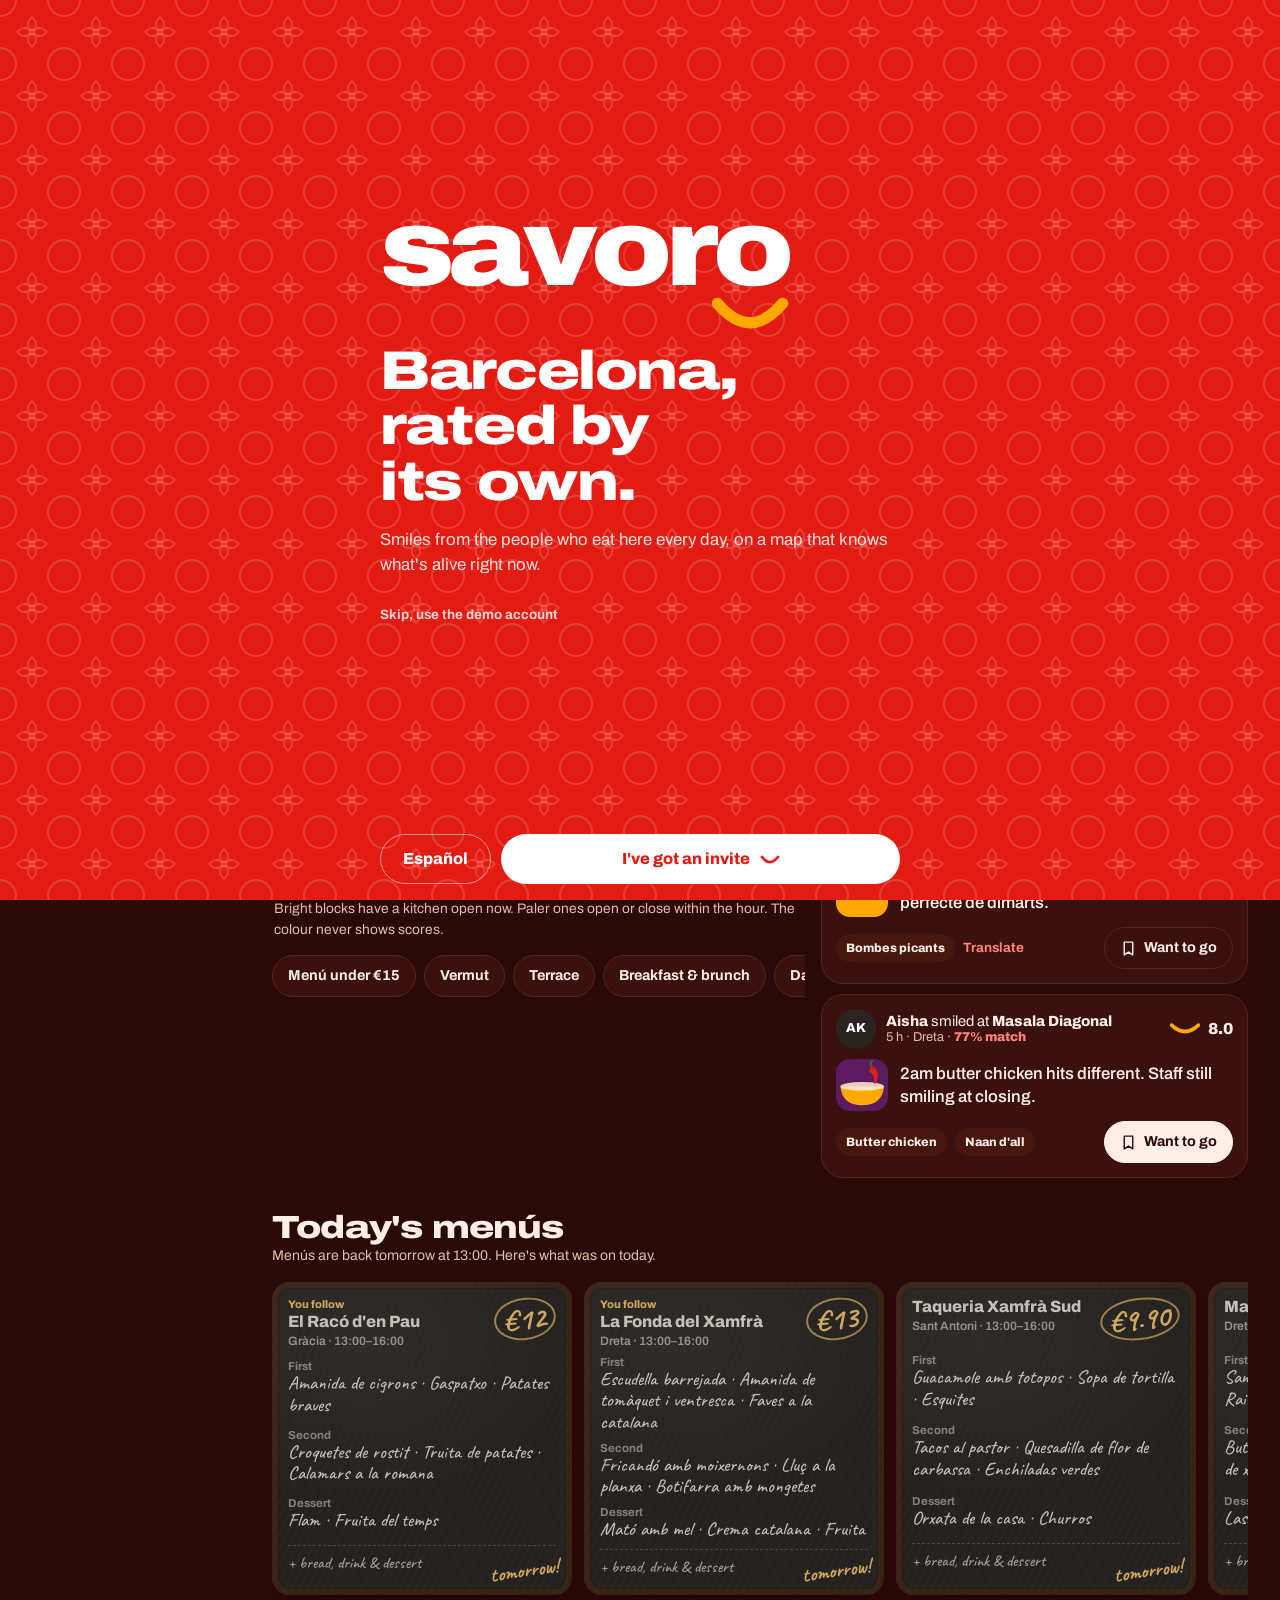
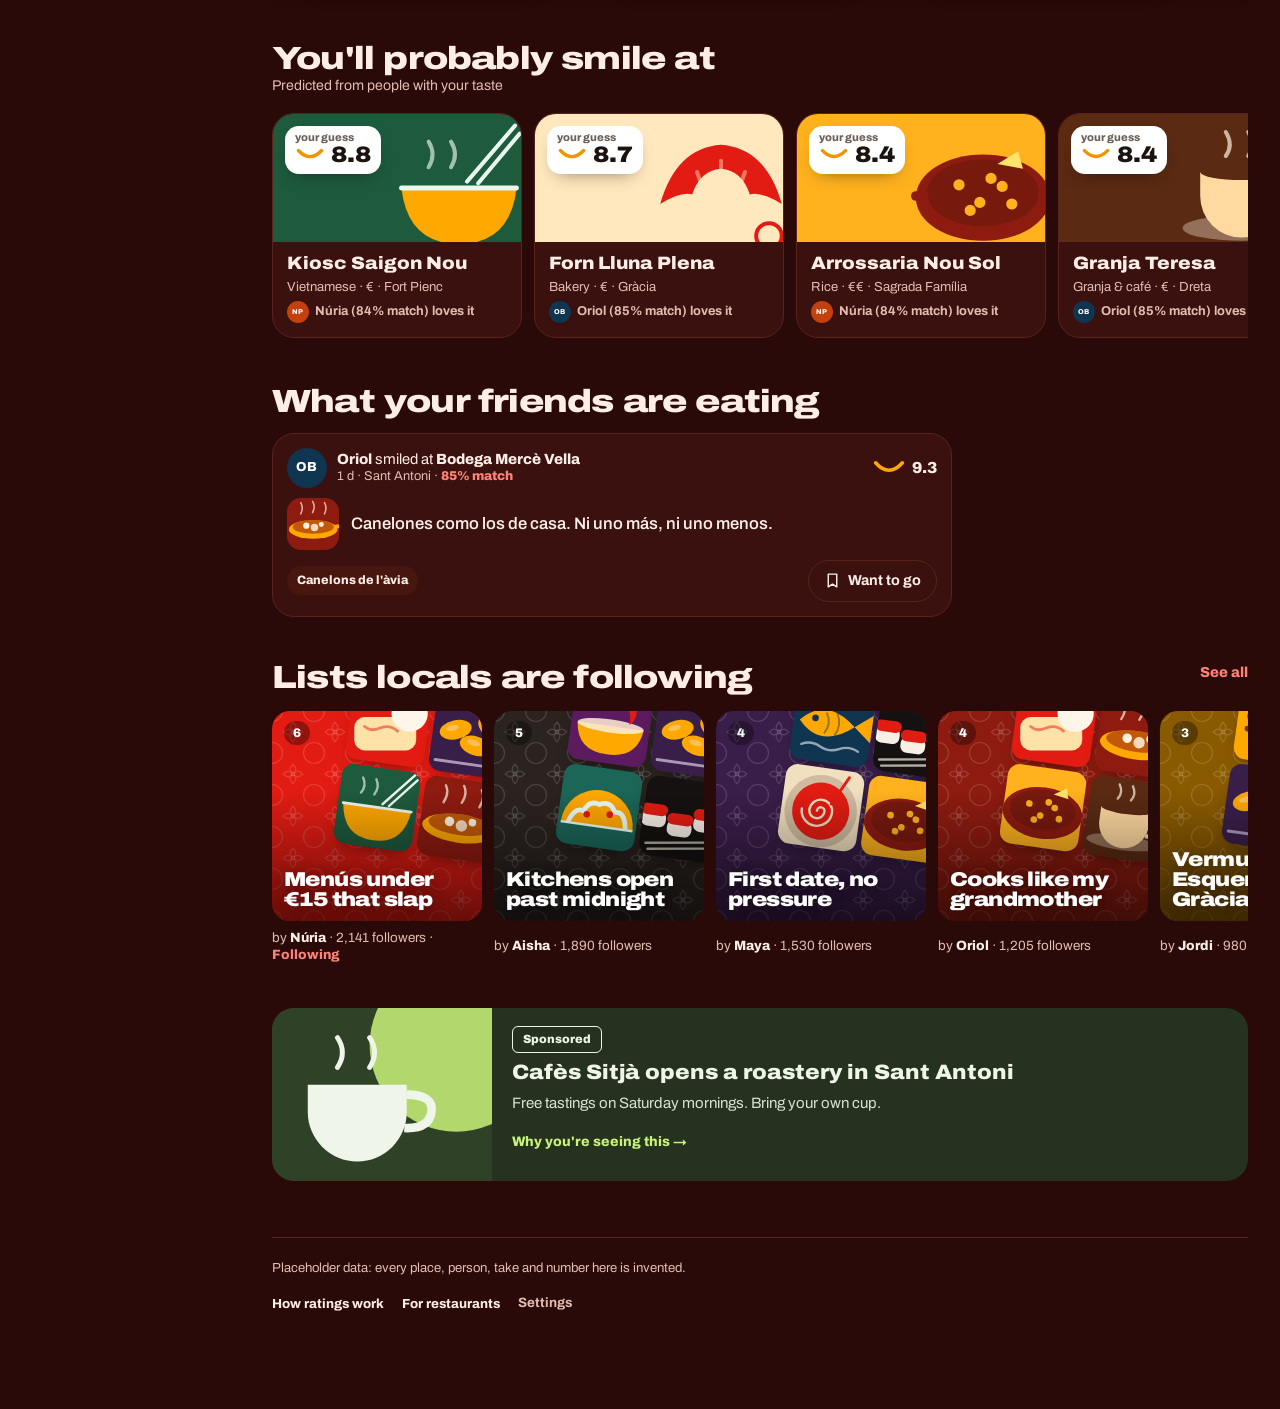
<file: index.html>
<!DOCTYPE html>
<html lang="en" data-mood="day">
<head>
<meta charset="utf-8">
<meta name="viewport" content="width=device-width, initial-scale=1, viewport-fit=cover">
<meta name="theme-color" content="#E31C13">
<meta name="robots" content="noindex">
<title>Savoro · Barcelona, rated by its own</title>
<link rel="preconnect" href="https://fonts.googleapis.com">
<link rel="preconnect" href="https://fonts.gstatic.com" crossorigin>
<link href="https://fonts.googleapis.com/css2?family=Archivo:wdth,wght@62..125,100..900&family=Caveat:wght@500;700&display=swap" rel="stylesheet">
<link rel="stylesheet" href="css/base.css">
<link rel="stylesheet" href="css/controls.css">
<link rel="stylesheet" href="css/home.css">
<link rel="stylesheet" href="css/explore.css">
<link rel="stylesheet" href="css/restaurant.css">
<link rel="stylesheet" href="css/lists.css">
<link rel="stylesheet" href="css/passport.css">
<link rel="stylesheet" href="css/how-biz.css">
<link rel="stylesheet" href="css/overlays.css">
<link rel="stylesheet" href="css/rate.css">
<link rel="stylesheet" href="css/additions.css">
<link rel="stylesheet" href="css/onboarding.css">
<link rel="stylesheet" href="css/sheets.css">
</head>
<body>
<div class="app">
  <nav class="rail" id="rail" aria-label="Main"></nav>
  <div>
    <header class="top" id="top"></header>
    <main id="main"><div id="view" class="view"></div></main>
  </div>
  <nav class="tabs" id="tabs" aria-label="Main"></nav>
</div>
<dialog class="sheet" id="dlg"></dialog>
<div class="ov" id="search" role="dialog" aria-modal="true" aria-label="Search" hidden></div>
<div class="ov rate" id="rate" role="dialog" aria-modal="true" aria-labelledby="rtitle" hidden></div>
<div class="ov" id="onb" role="dialog" aria-modal="true" aria-label="Welcome" hidden></div>
<div class="toast" id="toast" role="status" aria-live="polite"></div>
<!-- Load order matters: files share one global scope and run top to bottom. -->
<script src="js/data.js"></script>
<script src="js/helpers.js"></script>
<script src="js/state.js"></script>
<script src="js/i18n.js"></script>
<script src="js/time.js"></script>
<script src="js/taste.js"></script>
<script src="js/ui-kit.js"></script>
<script src="js/map.js"></script>
<script src="js/components.js"></script>
<script src="js/pages/now.js"></script>
<script src="js/pages/explore.js"></script>
<script src="js/pages/restaurant.js"></script>
<script src="js/pages/lists.js"></script>
<script src="js/pages/person.js"></script>
<script src="js/pages/me.js"></script>
<script src="js/pages/how-biz.js"></script>
<script src="js/router.js"></script>
<script src="js/bindings.js"></script>
<script src="js/explore-map.js"></script>
<script src="js/sheets.js"></script>
<script src="js/search.js"></script>
<script src="js/rate.js"></script>
<script src="js/onboarding.js"></script>
<script src="js/events.js"></script>
</body>
</html>
</file>
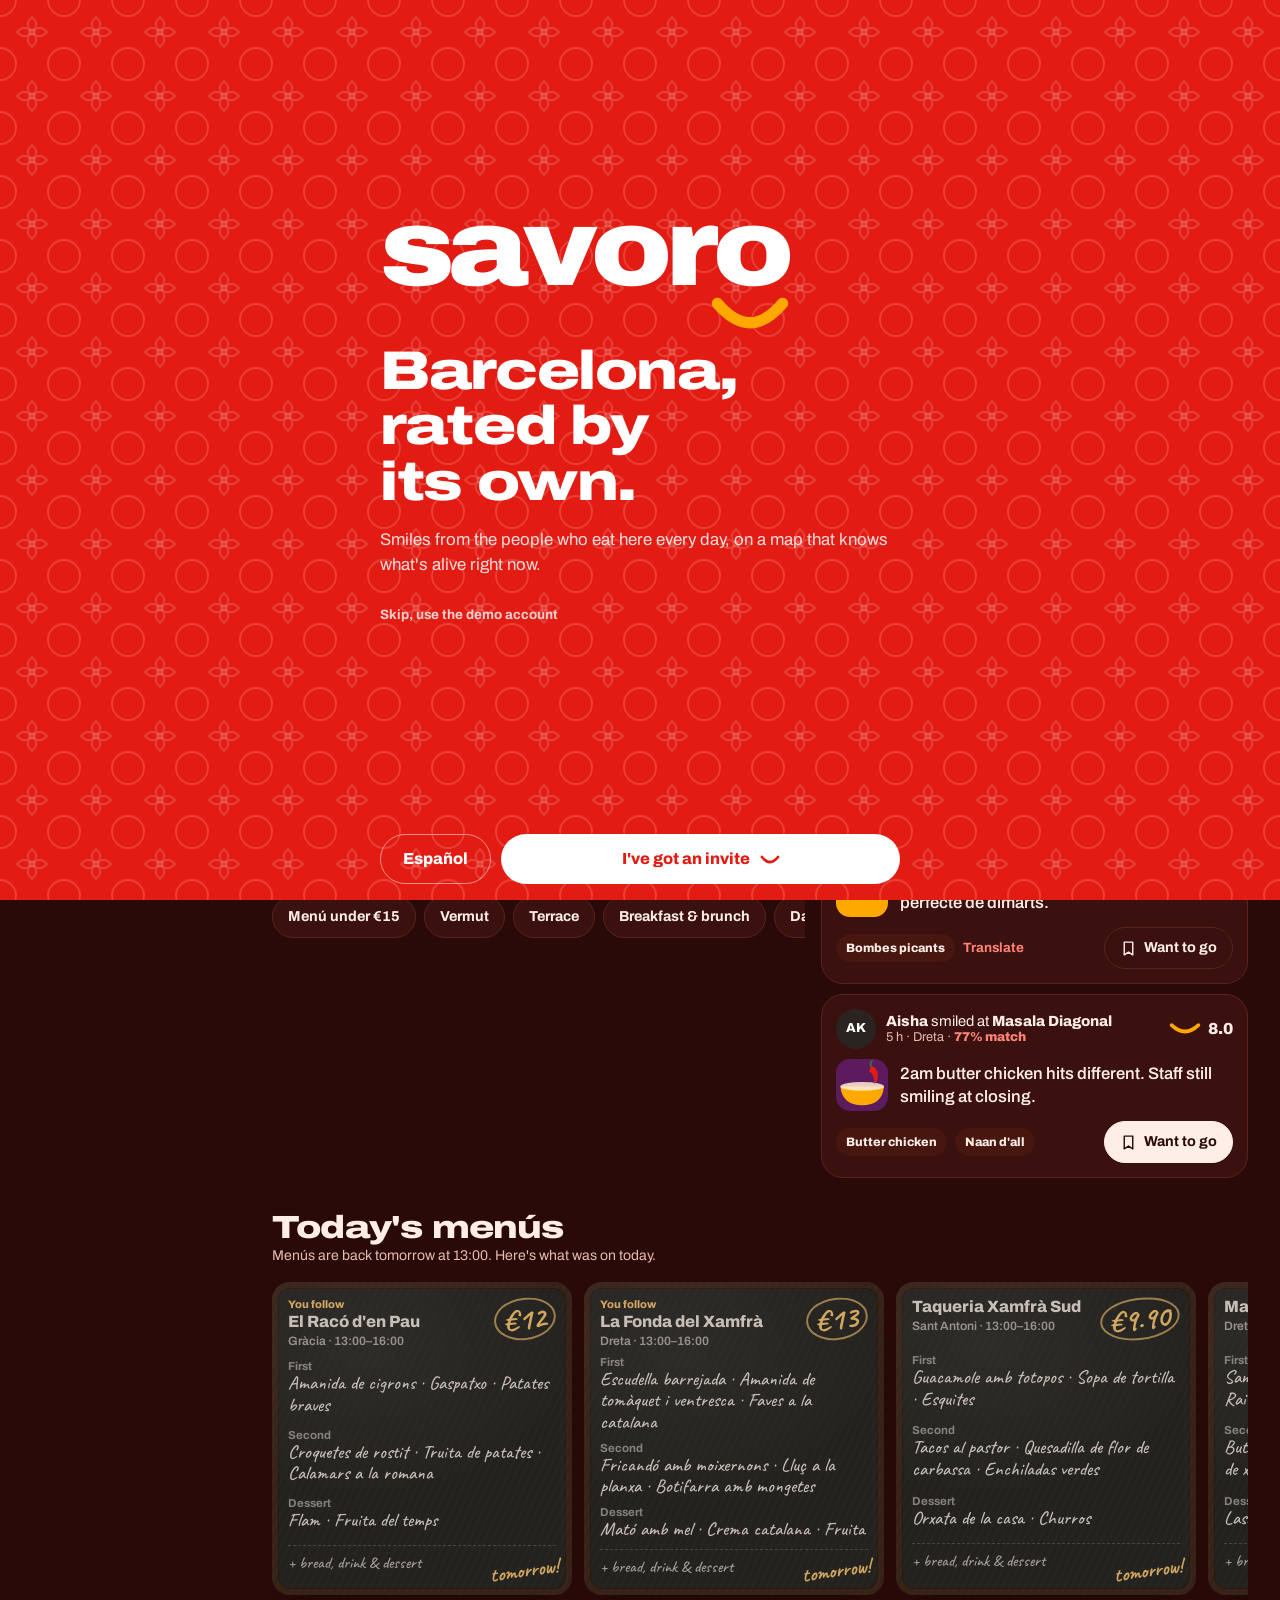
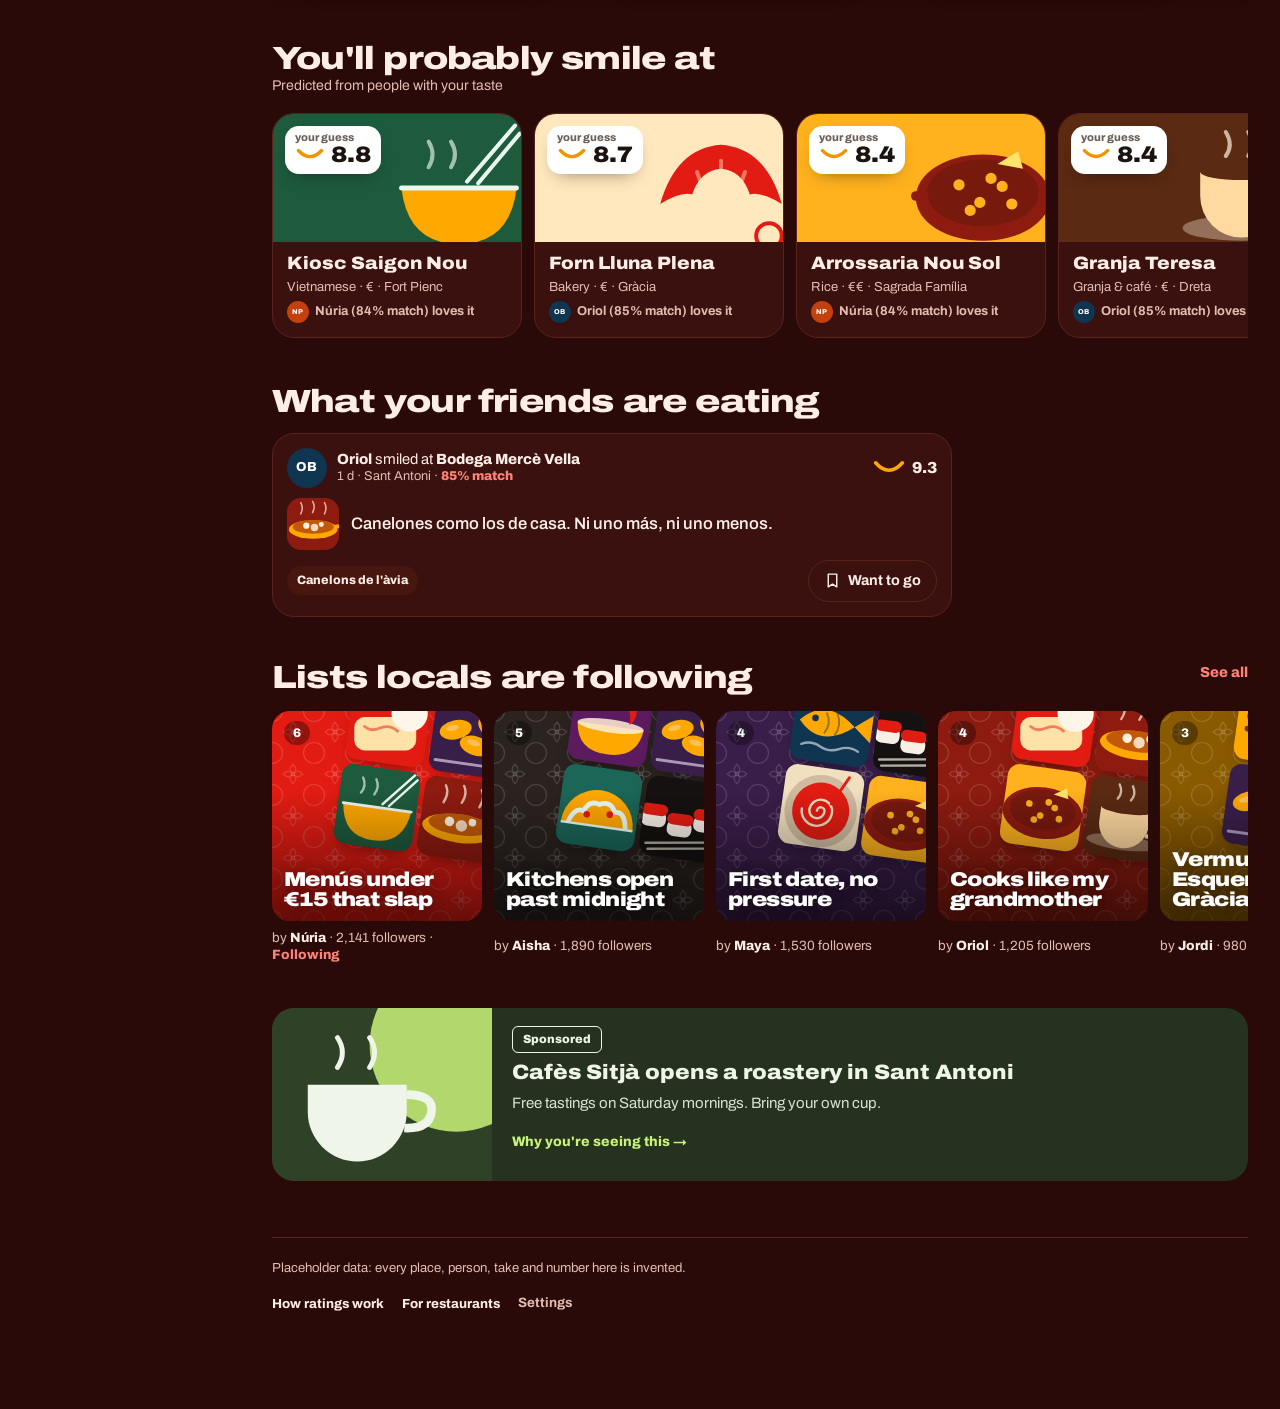
<file: Index.html>
<!DOCTYPE html>
<html lang="en" data-mood="day">
<head>
<meta charset="utf-8">
<meta name="viewport" content="width=device-width, initial-scale=1, viewport-fit=cover">
<meta name="theme-color" content="#E31C13">
<title>Savoro · Barcelona, rated by its own</title>
<link rel="preconnect" href="https://fonts.googleapis.com">
<link rel="preconnect" href="https://fonts.gstatic.com" crossorigin>
<link href="https://fonts.googleapis.com/css2?family=Archivo:wdth,wght@62..125,100..900&family=Caveat:wght@500;700&display=swap" rel="stylesheet">
<style>
/*
VOICE: a friend from the barri who knows where to eat right now. Short, warm, a bit cheeky, never corporate.
IDEA: the street itself: Cerdà's chamfered blocks, the panot pavement tile, the chalk menú board by the door.
PICTURE: the live block map of Eixample and Gràcia, warm where it is alive right now, a smile on every open kitchen.
COLOUR and TYPE: Savoro red fields, ink and white; amber only ever draws a smile. Archivo expanded for posters, Archivo for text, Caveat for chalk.
LAYOUT: phone-first app shell with bottom tabs and a raised smile button; desktop gets a side rail and two columns.
*/
:root{
  --red:#E31C13;--red-d:#B8140D;--amber:#FFA800;--ink0:#1B1310;
  --disp:"Archivo","Arial Black","Helvetica Neue",system-ui,sans-serif;
  --body:"Archivo",system-ui,-apple-system,"Segoe UI",Roboto,sans-serif;
  --chalk:"Caveat","Chalkboard SE","Marker Felt","Segoe Print","Bradley Hand",cursive;
  --spring:cubic-bezier(.34,1.56,.64,1);--ease:cubic-bezier(.2,.8,.2,1);
  --r:22px;--rs:14px;
  --panot:url("data:image/svg+xml;utf8,<svg xmlns='http://www.w3.org/2000/svg' width='56' height='56' viewBox='0 0 56 56'><g fill='none' stroke='white' stroke-opacity='.16' stroke-width='1.6'><path d='M0 14A14 14 0 0 0 14 0M42 0a14 14 0 0 0 14 14M56 42a14 14 0 0 0-14 14M14 56A14 14 0 0 0 0 42'/><path d='M28 15c5 5 5 8 0 13c-5-5-5-8 0-13zM28 41c-5-5-5-8 0-13c5 5 5 8 0 13zM15 28c5-5 8-5 13 0c-5 5-8 5-13 0zM41 28c-5 5-8 5-13 0c5-5 8-5 13 0z'/><circle cx='28' cy='28' r='2.4'/></g></svg>");
}
[data-mood=day]{--bg:#FAF7F3;--surface:#FFFFFF;--soft:#F2ECE5;--ink:#1B1310;--muted:#6B5F57;--line:#E8DFD5;--cold:#E6DED3;--street:#FAF7F3;--sea:#DCE9EA;--smile:#F29400;--acc:#D01810;--hero:#E31C13;--onhero:#FFFFFF;--shadow:0 1px 0 rgba(40,20,10,.04),0 14px 34px -20px rgba(60,25,10,.35)}
[data-mood=dinner]{--bg:#2A0A08;--surface:#3A110E;--soft:#46160F;--ink:#FFEEE7;--muted:#E3BCB1;--line:#5A231D;--cold:#4B1D18;--street:#2A0A08;--sea:#2A1A1F;--smile:#FFA800;--acc:#FF8277;--hero:#E31C13;--onhero:#FFFFFF;--shadow:0 20px 44px -24px rgba(0,0,0,.75)}
[data-mood=late]{--bg:#110D0C;--surface:#1D1715;--soft:#271F1C;--ink:#F7EEE8;--muted:#B8A89E;--line:#332925;--cold:#2B2320;--street:#110D0C;--sea:#141819;--smile:#FFA800;--acc:#FF5A4E;--hero:#C3160E;--onhero:#FFFFFF;--shadow:0 20px 44px -24px rgba(0,0,0,.85)}
*,*::before,*::after{box-sizing:border-box;min-width:0}
html{-webkit-text-size-adjust:100%;scroll-padding-top:80px}
body{margin:0;background:var(--bg);color:var(--ink);font:16px/1.5 var(--body);-webkit-font-smoothing:antialiased;overflow-x:clip;transition:background-color .6s var(--ease),color .6s var(--ease)}
body.locked{overflow:hidden}
h1,h2,h3,h4,p,figure,blockquote{margin:0}
a{color:inherit;text-decoration:none}
button,input,textarea,select{font:inherit;color:inherit}
button{cursor:pointer;background:none;border:0;padding:0;text-align:inherit}
svg{display:block}
:focus{outline:none}
:focus-visible{outline:3px solid var(--acc);outline-offset:3px;border-radius:12px}
h1[tabindex="-1"]:focus{outline:none}
.sr{position:absolute;width:1px;height:1px;overflow:hidden;clip:rect(0 0 0 0);white-space:nowrap}
.x{font-family:var(--disp);font-stretch:125%;font-weight:850;letter-spacing:-.025em;line-height:1.02;text-wrap:balance}
.xc{font-family:var(--disp);font-stretch:75%;font-weight:800;letter-spacing:-.01em;line-height:1}
.muted{color:var(--muted)}
.small{font-size:.86rem}
.lab{font-size:.84rem;font-weight:700;color:var(--muted)}
.num{font-variant-numeric:tabular-nums;white-space:nowrap}

/* logo */
.logo{font-family:var(--disp);font-stretch:112%;font-weight:900;font-size:27px;letter-spacing:-.055em;color:var(--red);display:inline-flex;align-items:flex-end;line-height:1;padding-bottom:7px}
[data-mood=late] .logo,[data-mood=dinner] .logo{color:#FF3B2F}
.logo .o{position:relative;display:inline-block}
.logo .o svg{position:absolute;left:50%;bottom:-.26em;width:.74em;height:.32em;transform:translateX(-50%);overflow:visible}
.logo:hover .o svg{animation:grin .7s var(--spring)}
@keyframes grin{40%{transform:translateX(-50%) scaleY(1.8) scaleX(1.12)}}

/* shell */
.app{min-height:100vh}
.rail{display:none}
.top{position:sticky;top:0;z-index:30;display:flex;align-items:center;gap:8px;padding:calc(8px + env(safe-area-inset-top)) 16px 8px;background:color-mix(in srgb,var(--bg) 88%,transparent);backdrop-filter:blur(14px);-webkit-backdrop-filter:blur(14px);border-bottom:1px solid transparent;transition:border-color .3s}
.top.sc{border-bottom-color:var(--line)}
.top .logo{margin-right:auto}
.here{display:inline-flex;align-items:center;gap:6px;min-height:36px;padding:0 12px;border-radius:99px;background:var(--soft);font-size:.82rem;font-weight:700;white-space:nowrap}
.here i{width:7px;height:7px;border-radius:50%;background:#26B35A;box-shadow:0 0 0 3px rgba(38,179,90,.2)}
.ib{width:44px;height:44px;border-radius:50%;display:inline-flex;align-items:center;justify-content:center;flex:none;transition:transform .25s var(--spring),background .2s}
.ib:hover{background:var(--soft)}
.ib:active{transform:scale(.9)}
.ib svg{width:22px;height:22px}
.ib.solid{background:var(--surface);border:1px solid var(--line)}
main{padding:4px 16px 120px;max-width:1240px;margin:0 auto}
.view{transition:opacity .28s var(--ease),transform .28s var(--ease)}
.view.out{opacity:0;transform:translateY(-6px)}
.view.in{transition:none;opacity:0;transform:translateY(14px)}
.tabs{position:fixed;left:0;right:0;bottom:0;z-index:40;display:grid;grid-template-columns:repeat(5,1fr);background:var(--surface);border-top:1px solid var(--line);padding:4px 4px calc(4px + env(safe-area-inset-bottom));transition:background-color .6s}
.tabs a,.tabs button{min-height:56px;display:flex;flex-direction:column;align-items:center;justify-content:center;gap:2px;font-size:.7rem;font-weight:700;color:var(--muted);text-align:center}
.tabs svg{width:24px;height:24px}
.tabs .on{color:var(--ink)}
.tabs .on svg{color:var(--red)}
[data-mood=late] .tabs .on svg,[data-mood=dinner] .tabs .on svg{color:#FF3B2F}
.tabs .fab .bub{width:60px;height:60px;margin-top:-26px;border-radius:50%;background:var(--red);color:#fff;display:flex;align-items:center;justify-content:center;box-shadow:0 12px 26px -10px rgba(227,28,19,.7),0 0 0 5px var(--surface);transition:transform .3s var(--spring)}
.tabs .fab:active .bub{transform:scale(.9)}
.tabs .fab .bub svg{width:32px;height:32px;color:#fff}
@media (min-width:960px){
  .app{display:grid;grid-template-columns:240px minmax(0,1fr)}
  .rail{display:flex;flex-direction:column;gap:2px;position:sticky;top:0;height:100vh;padding:26px 16px 18px;border-right:1px solid var(--line)}
  .rail .logo{font-size:34px;margin:0 0 26px 10px}
  .rail .nv{display:flex;align-items:center;gap:12px;min-height:48px;padding:0 14px;border-radius:14px;font-weight:700;color:var(--muted);transition:background .2s,color .2s}
  .rail .nv svg{width:22px;height:22px}
  .rail .nv:hover{background:var(--soft);color:var(--ink)}
  .rail .nv.on{background:var(--ink);color:var(--bg)}
  .rail .btn{margin:16px 0 8px}
  .rail .foot2{margin-top:auto;display:grid;gap:2px}
  .tabs,.top .logo{display:none}
  .top{padding:14px 32px}
  .top .sbar{display:flex}
  main{padding:8px 32px 64px}
}
.sbar{display:none;flex:1;max-width:520px;align-items:center;gap:10px;min-height:46px;padding:0 16px;border-radius:99px;background:var(--surface);border:1.5px solid var(--line);color:var(--muted);font-weight:600;margin-right:auto}
.sbar:hover{border-color:var(--ink)}
.sbar svg{width:20px;height:20px;color:var(--ink)}
.sbar kbd{margin-left:auto;font:700 .72rem var(--body);border:1px solid var(--line);border-radius:6px;padding:1px 7px}

/* controls */
.btn{min-height:50px;padding:0 22px;border-radius:99px;background:var(--red);color:#fff;font-weight:800;display:inline-flex;align-items:center;justify-content:center;gap:10px;white-space:nowrap;transition:transform .25s var(--spring),box-shadow .25s,opacity .2s;box-shadow:0 10px 22px -14px rgba(227,28,19,.8)}
.btn:hover{transform:translateY(-2px)}
.btn:active{transform:scale(.96)}
.btn svg{width:20px;height:20px}
.btn .arc{width:20px;height:9px}
.btn.ink{background:var(--ink);color:var(--bg);box-shadow:none}
.btn.ghost{background:transparent;color:var(--ink);border:1.5px solid var(--line);box-shadow:none}
.btn.ghost:hover{border-color:var(--ink)}
.btn.white{background:#fff;color:var(--red);box-shadow:none}
.btn.sm{min-height:44px;padding:0 16px;font-size:.9rem}
.btn.wide{width:100%}
.btn[disabled]{opacity:.35;pointer-events:none}
.chips{display:flex;gap:8px;flex-wrap:wrap}
.chips.row{flex-wrap:nowrap;overflow-x:auto;scrollbar-width:none;margin:0 -16px;padding:2px 16px 6px;scroll-padding:0 16px}
.chips.row::-webkit-scrollbar{display:none}
.chip{flex:none;min-height:42px;padding:0 15px;border-radius:99px;border:1.5px solid var(--line);background:var(--surface);font-weight:700;font-size:.9rem;display:inline-flex;align-items:center;gap:7px;white-space:nowrap;transition:background .2s,color .2s,border-color .2s,transform .2s var(--spring)}
.chip:hover{border-color:var(--ink)}
.chip:active{transform:scale(.95)}
.chip[aria-pressed=true],.chip.on{background:var(--ink);color:var(--bg);border-color:var(--ink)}
.chip svg{width:17px;height:17px}
.chip .dot{width:8px;height:8px;border-radius:50%;background:var(--red)}
.seg{display:inline-flex;background:var(--soft);border-radius:99px;padding:3px;gap:2px;max-width:100%;overflow-x:auto;scrollbar-width:none}
.seg button,.seg a{min-height:40px;padding:0 14px;border-radius:99px;font-size:.86rem;font-weight:750;color:var(--muted);display:inline-flex;align-items:center;gap:6px;white-space:nowrap;transition:background .2s,color .2s}
.seg [aria-pressed=true],.seg [aria-current=page]{background:var(--surface);color:var(--ink);box-shadow:0 2px 8px -3px rgba(0,0,0,.3)}
.switch{display:inline-flex;align-items:center;gap:12px;min-height:44px;font-weight:700;font-size:.92rem;text-align:left}
.switch .tr{width:50px;height:30px;border-radius:99px;background:var(--cold);position:relative;flex:none;transition:background .3s}
.switch .tr::after{content:"";position:absolute;top:3px;left:3px;width:24px;height:24px;border-radius:50%;background:#fff;box-shadow:0 2px 6px rgba(0,0,0,.25);transition:transform .35s var(--spring)}
.switch[aria-checked=true] .tr{background:var(--red)}
.switch[aria-checked=true] .tr::after{transform:translateX(20px)}
.save{width:44px;height:44px;border-radius:50%;display:inline-flex;align-items:center;justify-content:center;flex:none;background:var(--soft);transition:transform .3s var(--spring),background .2s,color .2s;position:relative;z-index:2}
.save svg{width:20px;height:20px}
.save[aria-pressed=true]{background:var(--red);color:#fff}
.save[aria-pressed=true] svg path{fill:currentColor}
.save:active{transform:scale(.85)}
.follow{min-height:40px;padding:0 16px;border-radius:99px;background:var(--ink);color:var(--bg);font-weight:800;font-size:.86rem;white-space:nowrap;transition:transform .25s var(--spring),background .2s,color .2s;position:relative;z-index:2;flex:none}
.follow[aria-pressed=true]{background:transparent;color:var(--ink);box-shadow:inset 0 0 0 1.5px var(--line)}
.follow:active{transform:scale(.94)}
.av{width:34px;height:34px;border-radius:50%;display:inline-flex;align-items:center;justify-content:center;color:#fff;font-size:.76rem;font-weight:800;flex:none;letter-spacing:.02em}
.avs{display:inline-flex}
.avs .av{width:26px;height:26px;font-size:.6rem;margin-left:-8px;box-shadow:0 0 0 2px var(--surface)}
.avs .av:first-child{margin-left:0}
.tag{display:inline-flex;align-items:center;gap:6px;font-size:.76rem;font-weight:800;padding:5px 10px;border-radius:99px;background:var(--soft);white-space:nowrap}
.tag.open::before{content:"";width:7px;height:7px;border-radius:50%;background:#26B35A}
.tag.warn{background:#FFE4D6;color:#8A2208}
.tag.loc{background:#1B1310;color:#FFD27A}
.tag.split{background:#EDE4FF;color:#3E2479}
.tag.new{background:#DFF3E6;color:#155C32}
[data-mood=dinner] .tag.warn,[data-mood=late] .tag.warn{background:#5A1F10;color:#FFC9AE}
[data-mood=dinner] .tag.split,[data-mood=late] .tag.split{background:#2F2347;color:#D9CCFF}
[data-mood=dinner] .tag.new,[data-mood=late] .tag.new{background:#14361F;color:#A8E6BE}
[data-mood=dinner] .tag.loc,[data-mood=late] .tag.loc{background:#FFD27A;color:#1B1310}
.paid{display:inline-flex;align-items:center;gap:7px;font-size:.74rem;font-weight:850;padding:4px 10px;border-radius:6px;border:1.5px solid currentColor;white-space:nowrap}
.paid i{width:7px;height:7px;border-radius:50%;background:var(--amber)}

/* sections */
.sh{display:flex;align-items:flex-end;justify-content:space-between;gap:12px;margin:34px 0 14px}
.sh h2{font-size:clamp(1.45rem,5vw,2rem)}
.sh>h2,.sh>div{flex:1 1 0}
.sh a,.sh button{font-weight:800;font-size:.9rem;color:var(--acc);min-height:44px;display:inline-flex;align-items:center;white-space:nowrap}
.sh p{font-size:.88rem;color:var(--muted)}
.strip{display:grid;grid-auto-flow:column;grid-auto-columns:min(78%,300px);gap:12px;overflow-x:auto;scroll-snap-type:x mandatory;margin:0 -16px;padding:2px 16px 14px;scrollbar-width:none;scroll-padding:0 16px}
.strip::-webkit-scrollbar{display:none}
.strip>*{scroll-snap-align:start}
@media (min-width:960px){.strip{margin:0;padding:2px 0 14px}.chips.row{margin:0;padding:2px 0 6px}}
.card{background:var(--surface);border:1px solid var(--line);border-radius:var(--r);transition:background-color .6s,border-color .6s}

/* home */
.hello{padding:14px 0 14px;display:grid;gap:8px}
.hello .greet{font-size:.95rem;font-weight:700;color:var(--muted);display:flex;align-items:center;gap:8px}
.hello h1{font-size:clamp(2.1rem,9.5vw,3.3rem)}
.hello h1 button{color:inherit;text-align:left;display:inline}
.hello h1 .q{color:var(--red)}
[data-mood=dinner] .hello h1 .q,[data-mood=late] .hello h1 .q{color:#FF4A3D}
.homegrid{display:grid;gap:16px}
@media (min-width:960px){.homegrid{grid-template-columns:minmax(0,1.25fr) minmax(0,1fr);align-items:start}.homegrid .rightcol{position:sticky;top:90px}}
.livemap{position:relative;border-radius:26px;overflow:hidden;background:var(--sea);border:1px solid var(--line)}
.livemap .citymap{width:100%;height:auto}
.livemap .ov{position:absolute;left:12px;right:12px;top:12px;display:flex;justify-content:space-between;align-items:flex-start;gap:8px;pointer-events:none}
.livemap .ov>*{pointer-events:auto}
.pill{display:inline-flex;align-items:center;gap:8px;min-height:36px;padding:0 12px;border-radius:99px;background:color-mix(in srgb,var(--surface) 92%,transparent);backdrop-filter:blur(8px);-webkit-backdrop-filter:blur(8px);font-size:.82rem;font-weight:800;box-shadow:var(--shadow);white-space:nowrap}
.pill .live{width:8px;height:8px;border-radius:50%;background:#26B35A;animation:blink 1.6s infinite}
@keyframes blink{50%{opacity:.25}}
.livemap .legend{position:absolute;left:12px;right:12px;bottom:12px;display:flex;align-items:center;gap:8px;font-size:.76rem;font-weight:700;padding:8px 12px;border-radius:14px;background:color-mix(in srgb,var(--surface) 92%,transparent);backdrop-filter:blur(8px);-webkit-backdrop-filter:blur(8px)}
.legend .ramp{flex:1;height:8px;border-radius:9px;max-width:140px}
.legend .s2{margin-left:auto;display:inline-flex;align-items:center;gap:6px}
.citymap{touch-action:manipulation}
.citymap .blk{cursor:pointer}
.citymap .blk polygon{transform-box:fill-box;transform-origin:center;transition:transform .35s var(--spring),fill .6s,opacity .4s;stroke:var(--street);stroke-width:2.5}
.citymap .blk:hover polygon{transform:scale(1.08)}
.citymap .blk:focus-visible polygon{stroke:var(--acc);stroke-width:6}
.citymap .blk.dim polygon{opacity:.35}
.citymap .blk.sel polygon{stroke:var(--ink);stroke-width:6}
.citymap .blk.ghost polygon{opacity:.55}
.citymap .avenue{stroke:var(--street);fill:none;pointer-events:none;stroke-linecap:round;transition:stroke .6s}
.citymap .sea{fill:var(--sea)}
.citymap .mlabel{font:800 13px var(--body);fill:var(--muted);pointer-events:none;paint-order:stroke;stroke:var(--street);stroke-width:5px}
.citymap .blabel{paint-order:stroke;stroke:var(--sea);stroke-width:8px;stroke-linejoin:round;font:900 44px var(--disp);font-stretch:125%;letter-spacing:-.03em;fill:var(--ink);opacity:.9;pointer-events:none}
.citymap .slabel{font:700 italic 22px var(--body);fill:var(--muted);opacity:.7;pointer-events:none}
.citymap .bsmile{fill:none;stroke:#1B1310;stroke-width:5;stroke-linecap:round;pointer-events:none}
.citymap .glow{fill:none;stroke:#FFA800;stroke-width:3;pointer-events:none;transform-box:fill-box;transform-origin:center;animation:breathe 3s ease-in-out infinite}
@keyframes breathe{0%,100%{opacity:0;transform:scale(1)}50%{opacity:.85;transform:scale(1.16)}}
.feed{display:grid;gap:10px}
.post{position:relative;padding:14px;display:grid;gap:10px}
.post .hd{display:flex;align-items:center;gap:10px}
.post .hd .who{flex:1;line-height:1.25;font-size:.92rem}
.post .hd .who b{font-weight:800}
.post .hd .who small{display:block;color:var(--muted);font-size:.8rem}
.post .sm{display:flex;align-items:center;gap:6px;font-weight:850;white-space:nowrap}
.post .body{display:flex;gap:12px;align-items:center}
.post .body>a,.post .hd>a,.predict .pn,.code span,.here,.top .ib,.mini .pos{flex:none}
.post .take{font-size:1.04rem;line-height:1.4;font-weight:550}
.post .acts{display:flex;align-items:center;gap:8px;flex-wrap:wrap}
.post .acts .sp{margin-left:auto}
.cl{position:absolute;inset:0;z-index:1;border-radius:inherit}
.sw{width:52px;height:52px;border-radius:14px;flex:none;overflow:hidden;position:relative;display:block}
.sw svg{position:absolute;inset:-10%;width:120%;height:120%}
.sw.lg{width:64px;height:64px;border-radius:16px}

/* chalk board */
.board{position:relative;border-radius:18px;padding:16px 16px 18px;background:#232A27;color:#F4F1EA;box-shadow:inset 0 0 0 6px #3B2A1E,inset 0 0 0 7px #2A1D14,0 16px 30px -18px rgba(0,0,0,.6);display:grid;gap:8px;min-height:250px;overflow:hidden}
.board::before{content:"";position:absolute;inset:0;background:radial-gradient(120% 80% at 30% 20%,rgba(255,255,255,.06),transparent 60%),repeating-linear-gradient(115deg,rgba(255,255,255,.015) 0 2px,transparent 2px 7px);pointer-events:none}
.board>*{position:relative}
.board>.cl{position:absolute;inset:0;z-index:3;border-radius:18px}
.board>.cl:focus-visible{outline-offset:-4px}
.board:not(.bigboard){cursor:pointer;transition:transform .3s var(--spring)}
.board:not(.bigboard):hover{transform:translateY(-3px) rotate(-.4deg)}
.board .bt{display:flex;justify-content:space-between;align-items:flex-start;gap:8px}
.board .bn{font-family:var(--disp);font-stretch:100%;font-weight:800;font-size:1.02rem;line-height:1.15}
.board .bn small{display:block;font:600 .76rem var(--body);opacity:.7;margin-top:2px}
.board .pr{font:700 1.9rem/1 var(--chalk);color:#FFD27A;transform:rotate(-6deg);white-space:nowrap;padding:4px 8px;border:2px solid rgba(255,210,122,.7);border-radius:50% 46% 52% 48%}
.board .course{font:500 1.18rem/1.15 var(--chalk)}
.board .course b{font:700 .72rem var(--body);opacity:.6;display:block;margin-bottom:1px}
.board .incl{font:500 1.02rem var(--chalk);opacity:.8;border-top:1px dashed rgba(255,255,255,.25);padding-top:6px}
.board.off{opacity:.78}
.board .tmrw{position:absolute;right:14px;bottom:12px;font:700 1.25rem var(--chalk);color:#FFD27A;transform:rotate(-8deg)}
.bigboard{min-height:0}
.foryou{position:relative;display:grid;grid-template-rows:auto 1fr;overflow:hidden}
.foryou .art{height:128px;background:var(--c1);position:relative;overflow:hidden}
.foryou .art>svg{position:absolute;right:-18px;bottom:-26px;width:160px;height:160px;transition:transform .5s var(--spring)}
.foryou:hover .art>svg{transform:rotate(-8deg) scale(1.05)}
.foryou .art .pred{position:absolute;left:12px;top:12px;background:#fff;color:#1B1310;border-radius:14px;padding:6px 10px 7px;display:grid;line-height:1.05;box-shadow:0 8px 18px -10px rgba(0,0,0,.5)}
.foryou .art .pred small{font-size:.68rem;font-weight:800;color:#6B5F57}
.foryou .art .pred b{font-family:var(--disp);font-stretch:110%;font-size:1.4rem;font-weight:900;display:flex;align-items:center;gap:6px}
.foryou .tb{padding:12px 14px 14px;display:grid;gap:4px;align-content:start}
.foryou .tb b{font-family:var(--disp);font-stretch:110%;font-weight:850;font-size:1.12rem;line-height:1.1}
.foryou .tb small{color:var(--muted);font-size:.82rem}
.why{display:flex;align-items:center;gap:6px;font-size:.8rem;font-weight:700;color:var(--muted)}
.pl{position:relative;display:grid;gap:8px}
.cover{aspect-ratio:1;border-radius:18px;overflow:hidden;position:relative;background:var(--lc);color:#fff;display:grid;align-content:end;padding:12px;isolation:isolate}
.cover::before{content:"";position:absolute;inset:0;background-image:var(--panot);background-size:42px;z-index:-1;opacity:.9}
.cover .mos{position:absolute;right:-12%;top:-10%;width:78%;aspect-ratio:1;display:grid;grid-template-columns:1fr 1fr;gap:5px;transform:rotate(8deg);z-index:-1}
.cover .mos span{border-radius:12px;overflow:hidden;position:relative;box-shadow:0 8px 16px -8px rgba(0,0,0,.5)}
.cover .mos svg{position:absolute;inset:-10%;width:120%;height:120%}
.cover::after{content:"";position:absolute;inset:38% 0 0;background:linear-gradient(transparent,rgba(0,0,0,.55));z-index:-1}
.cover b{font-family:var(--disp);font-stretch:118%;font-weight:900;font-size:1.25rem;line-height:1;letter-spacing:-.03em;text-shadow:0 2px 14px rgba(0,0,0,.35)}
.cover .cnt{position:absolute;left:12px;top:10px;font-weight:850;font-size:.78rem;background:rgba(0,0,0,.35);padding:3px 9px;border-radius:99px}
.pl .meta{font-size:.84rem;color:var(--muted);line-height:1.3}
.pl .meta b{color:var(--ink);font-weight:800}
.plgrid{display:grid;grid-template-columns:repeat(2,minmax(0,1fr));gap:14px}
@media (min-width:700px){.plgrid{grid-template-columns:repeat(3,minmax(0,1fr))}}
@media (min-width:1100px){.plgrid{grid-template-columns:repeat(4,minmax(0,1fr))}}
.newpl{aspect-ratio:1;border-radius:18px;border:2px dashed var(--line);display:grid;place-items:center;align-content:center;gap:8px;text-align:center;padding:12px;transition:border-color .2s,transform .3s var(--spring)}
.newpl:hover{border-color:var(--ink);transform:translateY(-2px)}
.newpl .plus{width:52px;height:52px;border-radius:50%;background:var(--red);color:#fff;display:grid;place-items:center}
.newpl b{font-weight:850}
.banner{margin-top:30px;border-radius:var(--r);overflow:hidden;display:grid;background:#24321F;color:#EFF5E8;position:relative}
.banner .bb{padding:18px 20px;display:grid;gap:8px}
.banner h3{font-family:var(--disp);font-stretch:110%;font-weight:850;font-size:1.3rem;line-height:1.1}
.banner p{opacity:.9;font-size:.94rem}
.banner a{font-weight:800;color:#C9F27A;font-size:.86rem;min-height:40px;display:inline-flex;align-items:center}
.banner .art{min-height:120px;background:#2F4228;position:relative;overflow:hidden}
.banner .art svg{position:absolute;inset:0;width:100%;height:100%}
@media (min-width:700px){.banner{grid-template-columns:220px 1fr}}
.foot{margin-top:56px;padding:20px 0;border-top:1px solid var(--line);display:flex;flex-wrap:wrap;gap:4px 18px;align-items:center;font-size:.82rem;color:var(--muted)}
.foot a{min-height:44px;display:inline-flex;align-items:center;font-weight:750;color:var(--ink)}
.foot p{flex-basis:100%}

/* explore */
.exgrid{display:grid;gap:14px}
@media (min-width:960px){.exgrid{grid-template-columns:minmax(0,1fr) minmax(0,1.05fr);align-items:start}.exgrid .mapcol{position:sticky;top:90px}}
.exhead{display:grid;gap:12px;padding:10px 0 4px}
.exhead h1{font-size:clamp(2rem,8vw,3rem)}
.exmap{border-radius:24px;overflow:hidden;background:var(--sea);border:1px solid var(--line);position:relative}
.exmap .citymap{width:100%;height:auto;display:block}
@media (max-width:959px){.exmap .citymap{height:min(80vw,340px)}}
.exbar{display:flex;align-items:center;justify-content:space-between;gap:10px;flex-wrap:wrap}
.rows{display:grid;gap:10px}
.prow{position:relative;display:grid;grid-template-columns:auto 64px minmax(0,1fr);gap:12px;align-items:center;padding:12px;transition:transform .3s var(--spring),box-shadow .3s}
.prow:hover{transform:translateY(-2px);box-shadow:var(--shadow)}
.prow .rk{font-family:var(--disp);font-stretch:75%;font-weight:850;font-size:1.9rem;width:1.3em;text-align:center;color:var(--muted);line-height:1}
.prow h3{font-family:var(--disp);font-stretch:108%;font-weight:850;font-size:1.1rem;line-height:1.12}
.prow .mt{font-size:.82rem;color:var(--muted);font-weight:600;margin-top:2px}
.prow .ln{display:flex;align-items:center;gap:8px;flex-wrap:wrap;margin-top:7px}
.prow .sc{display:inline-flex;align-items:center;gap:6px;font-weight:850}
.prow .sc small{font-weight:650;color:var(--muted)}
.prow .tl{display:flex;gap:6px;flex-wrap:wrap;margin-top:7px}
.prow .save{position:absolute;right:10px;top:10px}
.prow .bodyc{padding-right:44px}
.prow.feat{border:2px solid var(--amber);background:color-mix(in srgb,var(--amber) 6%,var(--surface))}
.prow.feat .rk{font-size:0;width:1.3em}
.prow .paid{margin-bottom:6px}
.fnote{grid-column:1/-1;font-size:.78rem;color:var(--muted);border-top:1px dashed var(--line);padding-top:8px}
.empty{display:grid;justify-items:center;text-align:center;gap:10px;padding:36px 18px;border:2px dashed var(--line);border-radius:var(--r)}
.empty b{font-family:var(--disp);font-stretch:110%;font-weight:850;font-size:1.3rem}
.empty p{color:var(--muted);max-width:36ch}

/* restaurant */
.rhero{position:relative;margin:0 -16px;padding:calc(10px + env(safe-area-inset-top)) 16px 22px;background:var(--c1);color:var(--fg);overflow:hidden;display:grid;gap:12px;min-height:330px;align-content:space-between;isolation:isolate}
@media (min-width:960px){.rhero{margin:8px 0 0;border-radius:28px;padding:22px 28px 28px;min-height:360px}}
.rhero .big{position:absolute;right:-70px;top:-10px;width:min(80vw,420px);height:auto;z-index:-1;transition:transform 1s var(--ease)}
.rhero:hover .big{transform:rotate(-4deg)}
@media (max-width:600px){.rhero .big{opacity:.5}}
.rhero .nav{display:flex;gap:8px;align-items:center}
.rhero .nav .ib{background:rgba(0,0,0,.22);color:inherit}
.rhero .nav .ib:hover{background:rgba(0,0,0,.35)}
.rhero .nav .save{background:rgba(0,0,0,.22);color:inherit}
.rhero .nav .save[aria-pressed=true]{background:var(--fg);color:var(--c1)}
.rhero .nav .sp{margin-left:auto}
.rhero h1{font-size:clamp(2.3rem,10.5vw,4.4rem);max-width:13ch}
.rhero .mt{font-weight:700;font-size:.95rem;opacity:.95;display:flex;flex-wrap:wrap;gap:4px 10px}
.rhero .mt span{white-space:nowrap}
.rhero .tl{display:flex;gap:6px;flex-wrap:wrap}
.rgrid{display:grid;gap:14px;margin-top:14px}
@media (min-width:960px){.rgrid{grid-template-columns:minmax(0,1.35fr) minmax(0,1fr);gap:18px;align-items:start}}
.col{display:grid;gap:14px;align-content:start}
.pad{padding:18px}
.pad h2{font-family:var(--disp);font-stretch:112%;font-weight:850;font-size:1.3rem;line-height:1.1;margin-bottom:12px}
.scorebox{display:grid;gap:14px}
.scorebox .top3{display:flex;align-items:flex-end;gap:14px;flex-wrap:wrap}
.scorebox .n{font-family:var(--disp);font-stretch:90%;font-weight:900;font-size:clamp(3.4rem,15vw,4.6rem);line-height:.85;letter-spacing:-.04em}
.scorebox .n small{font-size:1.1rem;color:var(--muted);font-weight:600;letter-spacing:0}
.scorebox .w{font-family:var(--disp);font-stretch:110%;font-weight:850;font-size:1.5rem;line-height:1}
.scorebox .w small{display:block;font:650 .84rem var(--body);color:var(--muted);margin-top:4px}
.curve{width:100%;height:auto}
.curve .ind{fill:none;stroke:var(--smile);stroke-width:2;opacity:.18}
.curve .avg{fill:none;stroke:var(--smile);stroke-width:13;stroke-linecap:round;stroke-dasharray:640;stroke-dashoffset:640;animation:draw 1.1s .1s var(--ease) forwards}
@keyframes draw{to{stroke-dashoffset:0}}
.hist{display:grid;grid-template-columns:repeat(5,1fr);gap:6px;align-items:end;height:84px}
.hist div{display:grid;justify-items:center;gap:4px;height:100%;align-content:end;font-size:.68rem;color:var(--muted);font-weight:700;text-align:center}
.hist span{width:100%;border-radius:8px 8px 3px 3px;background:var(--smile);transform-origin:bottom;animation:rise .8s var(--spring) both}
@keyframes rise{from{transform:scaleY(0)}}
.compare{display:grid;gap:8px}
.cmp{display:grid;grid-template-columns:92px minmax(0,1fr) auto;align-items:center;gap:10px;font-size:.88rem;font-weight:700}
.cmp .bar{height:10px;border-radius:9px;background:var(--soft);overflow:hidden}
.cmp .bar i{display:block;height:100%;border-radius:9px;background:var(--smile);transform-origin:left;animation:grow .9s var(--spring) both}
.cmp.vis .bar i{background:var(--muted)}
@keyframes grow{from{transform:scaleX(0)}}
.verdict{display:flex;gap:12px;align-items:flex-start;padding:12px 14px;border-radius:16px;background:var(--soft);font-size:.92rem}
.verdict svg{width:40px;height:18px;flex:none;margin-top:3px}
.verdict b{font-weight:850}
.predict{display:flex;align-items:center;gap:14px;padding:14px;border-radius:18px;background:var(--ink);color:var(--bg)}
.predict .pn{font-family:var(--disp);font-stretch:95%;font-weight:900;font-size:2.4rem;line-height:.9;white-space:nowrap}
.predict p{font-size:.88rem;opacity:.85;line-height:1.35}
.predict b{opacity:1}
.ctas{display:grid;grid-template-columns:1fr auto;gap:10px}
.takes{display:grid;gap:10px}
.tk{padding:14px;border-radius:16px;background:var(--soft);display:grid;gap:8px}
.tk p{font-size:1.02rem;line-height:1.42;font-weight:550}
.tk .by{display:flex;align-items:center;gap:8px;font-size:.82rem;font-weight:700;color:var(--muted);flex-wrap:wrap}
.tk .by .lg{font-size:.7rem;font-weight:850;border:1px solid var(--line);border-radius:6px;padding:1px 6px}
.tk .tr{margin-left:auto;font-weight:850;color:var(--acc);min-height:36px}
.orders{display:grid;gap:10px}
.ord{display:grid;grid-template-columns:minmax(0,1fr) auto;gap:4px 10px;align-items:center}
.ord b{font-weight:750}
.ord small{color:var(--muted);font-weight:700;white-space:nowrap}
.ord .bar{grid-column:1/-1;height:8px;border-radius:9px;background:var(--soft);overflow:hidden}
.ord .bar i{display:block;height:100%;border-radius:9px;background:var(--smile);transform-origin:left;animation:grow .9s var(--spring) both}
.hours{width:100%;border-collapse:collapse;font-size:.92rem}
.hours td{padding:8px 0;border-bottom:1px solid var(--line)}
.hours td:last-child{text-align:right;font-variant-numeric:tabular-nums;white-space:nowrap}
.hours tr.td td{font-weight:850}
.hours tr.td td:first-child::before{content:"";display:inline-block;width:8px;height:8px;border-radius:50%;background:var(--red);margin-right:8px;vertical-align:middle}
.minimap{border-radius:16px;overflow:hidden;background:var(--sea);margin:10px 0 12px}
.friendsbeen{display:flex;flex-wrap:wrap;gap:8px}
.fb{display:inline-flex;align-items:center;gap:8px;padding:5px 12px 5px 5px;border-radius:99px;background:var(--soft);font-size:.84rem;font-weight:800;position:relative}
.mini{position:relative;display:flex;align-items:center;gap:12px;padding:10px;border-radius:16px;min-height:60px;transition:background .2s;width:100%;text-align:left}
.mini:hover{background:var(--soft)}
.mini b{display:block;font-weight:800;line-height:1.2}
.mini small{color:var(--muted);font-size:.82rem}
.mini .end{margin-left:auto;display:flex;align-items:center;gap:6px;font-weight:850;flex:none}
.mini .sw{width:44px;height:44px;border-radius:12px}

/* lists page */
.lhero{display:grid;gap:16px;padding:12px 0 4px}
@media (min-width:700px){.lhero{grid-template-columns:240px minmax(0,1fr);align-items:end}}
.lhero .cover{max-width:280px;width:100%}
.lhero h1{font-size:clamp(2rem,8vw,3.2rem)}
.lhero .acts{display:flex;gap:8px;flex-wrap:wrap;align-items:center}
.callout{display:flex;gap:12px;align-items:center;flex-wrap:wrap;padding:14px 16px;border-radius:18px;background:var(--soft);margin:14px 0}
.callout p{flex:1;min-width:200px;font-size:.92rem}

/* passport */
.pcover{position:relative;margin:0 -16px;padding:18px 16px 22px;background:var(--hero);color:var(--onhero);overflow:hidden;display:grid;gap:16px;isolation:isolate}
.pcover::before{content:"";position:absolute;inset:0;background-image:var(--panot);background-size:56px;z-index:-1}
@media (min-width:960px){.pcover{margin:8px 0 0;border-radius:28px;padding:26px 28px}}
.pcover .who{display:flex;gap:14px;align-items:center}
.pcover .who .av{width:68px;height:68px;font-size:1.4rem;background:#FFA800;color:#3A0A06;box-shadow:0 0 0 4px rgba(255,255,255,.35)}
.pcover h1{font-size:clamp(1.9rem,8vw,3rem)}
.pcover .badge{display:inline-flex;align-items:center;gap:6px;background:#1B1310;color:#FFD27A;font-size:.78rem;font-weight:850;padding:4px 10px;border-radius:99px;margin-top:6px}
.pcover .gear{position:absolute;right:12px;top:12px;background:rgba(0,0,0,.2);color:#fff}
.stats{display:grid;grid-template-columns:repeat(4,minmax(0,1fr));gap:10px}
.stats div{display:grid}
.stats b{font-family:var(--disp);font-stretch:90%;font-weight:900;font-size:clamp(1.6rem,7vw,2.3rem);line-height:1}
.stats span{font-size:.74rem;font-weight:700;opacity:.9;line-height:1.2}
.pgrid{display:grid;gap:14px;margin-top:14px}
@media (min-width:960px){.pgrid{grid-template-columns:minmax(0,1.2fr) minmax(0,1fr);align-items:start}}
.stamps{display:grid;grid-template-columns:repeat(auto-fill,minmax(96px,1fr));gap:10px}
.stamp{aspect-ratio:1;display:grid;place-items:center;text-align:center;position:relative;transform:rotate(var(--rot));transition:transform .35s var(--spring)}
.stamp:hover{transform:rotate(0) scale(1.05)}
.stamp svg{position:absolute;inset:0;width:100%;height:100%}
.stamp .st{position:relative;display:grid;gap:1px;padding:0 10px}
.stamp b{font-family:var(--disp);font-stretch:100%;font-weight:850;font-size:.86rem;line-height:1.05}
.stamp small{font-size:.62rem;font-weight:800}
.stamp.off{color:var(--muted)}
.stamp.on{color:var(--acc)}
.stamp.fresh{animation:thunk .6s var(--spring)}
@keyframes thunk{from{transform:rotate(var(--rot)) scale(1.7);opacity:0}}
.rank{display:grid;gap:2px;counter-reset:r}
.rank .mini{padding:8px 6px}
.rank .pos{font-family:var(--disp);font-stretch:75%;font-weight:850;font-size:1.3rem;width:1.6em;text-align:center;color:var(--muted);flex:none}
.taste{display:grid;gap:9px}
.taste .cmp{grid-template-columns:110px minmax(0,1fr) auto}
.invite{display:grid;gap:12px;padding:18px;border-radius:var(--r);background:var(--ink);color:var(--bg);position:relative;overflow:hidden}
.invite h3{font-family:var(--disp);font-stretch:112%;font-weight:850;font-size:1.3rem;line-height:1.1}
.invite p{opacity:.85;font-size:.92rem}
.code{display:flex;align-items:center;gap:10px;flex-wrap:wrap}
.code span{font-family:var(--disp);font-stretch:125%;font-weight:900;font-size:1.5rem;letter-spacing:.04em;padding:8px 14px;border-radius:12px;border:2px dashed currentColor}
.slots3{display:flex;gap:6px}
.slots3 i{width:28px;height:12px;border-radius:9px;background:#FFA800}
.slots3 i.used{background:rgba(255,255,255,.2)}
.people{display:grid;gap:4px}
.person{position:relative;display:flex;align-items:center;gap:12px;padding:10px;border-radius:16px}
.person:hover{background:var(--soft)}
.person .av{width:44px;height:44px;font-size:.9rem}
.person .pi{flex:1;line-height:1.25}
.person .pi b{display:block;font-weight:800}
.person .pi small{color:var(--muted);font-size:.8rem}
.match{display:inline-flex;align-items:center;gap:4px;font-weight:850;font-size:.8rem;color:var(--acc);white-space:nowrap}
.ucover{position:relative;margin:0 -16px;padding:18px 16px 22px;background:var(--pc);color:#fff;display:grid;gap:14px;overflow:hidden;isolation:isolate}
.ucover::before{content:"";position:absolute;inset:0;background-image:var(--panot);background-size:56px;z-index:-1}
@media (min-width:960px){.ucover{margin:8px 0 0;border-radius:28px;padding:26px 28px}}
.ucover h1{font-size:clamp(1.9rem,8vw,3rem)}
.ucover .who{display:flex;gap:14px;align-items:center}
.ucover .who .av{box-shadow:0 0 0 4px rgba(255,255,255,.35)}
.ustats{display:grid;grid-template-columns:1.4fr 1fr 1fr;gap:12px;max-width:520px}
.ustats>div{display:grid;align-content:start;gap:2px}
.ustats b{font-family:var(--disp);font-stretch:90%;font-weight:900;font-size:clamp(1.6rem,7vw,2.2rem);line-height:1}
.ustats span{font-size:.76rem;font-weight:750;opacity:.9}
.ustats .um b{color:#FFD27A}
.mbar{display:block;height:6px;border-radius:9px;background:rgba(255,255,255,.25);overflow:hidden;margin-top:4px}
.mbar i{display:block;height:100%;border-radius:9px;background:#FFA800;transform-origin:left;animation:grow 1s .2s var(--spring) both}
.ucover .follow{background:#fff;color:#1B1310;justify-self:start}
.ucover .follow[aria-pressed=true]{background:transparent;color:#fff;box-shadow:inset 0 0 0 1.5px rgba(255,255,255,.7)}
.vs{display:grid;gap:8px}
.vsr{display:grid;grid-template-columns:minmax(0,1fr) auto auto;gap:10px;align-items:center;padding:10px 12px;border-radius:14px;background:var(--soft);font-size:.9rem}
.vsr b{font-weight:800}
.vsr .v{display:grid;justify-items:center;font-weight:850;font-size:.86rem;line-height:1.1;min-width:44px}
.vsr .v small{font-size:.66rem;color:var(--muted);font-weight:700}

/* how / biz */
.page{max-width:820px}
.page h1{font-size:clamp(2.1rem,8vw,3.4rem);margin:14px 0 10px}
.page .lede{font-size:1.08rem;color:var(--muted);max-width:60ch}
.steps{display:grid;gap:12px;margin-top:22px}
.step{display:grid;gap:12px;padding:18px}
@media (min-width:760px){.step{grid-template-columns:minmax(0,1fr) 260px;align-items:center}}
.step h2{font-family:var(--disp);font-stretch:112%;font-weight:850;font-size:1.25rem;margin-bottom:6px;line-height:1.1}
.step p{color:var(--muted)}
.formula{font:600 .86rem ui-monospace,Menlo,monospace;background:var(--soft);padding:10px 12px;border-radius:10px;margin-top:10px;overflow-wrap:anywhere}
.price{display:grid;gap:12px;padding:22px;border-radius:var(--r);background:var(--hero);color:#fff;position:relative;overflow:hidden;isolation:isolate}
.price::before{content:"";position:absolute;inset:0;background-image:var(--panot);background-size:56px;z-index:-1}
.price .amt{font-family:var(--disp);font-stretch:90%;font-weight:900;font-size:4rem;line-height:.9}
.price .amt small{font:700 1rem var(--body)}
.price ul{margin:0;padding:0;list-style:none;display:grid;gap:8px}
.price li{display:flex;gap:10px;align-items:flex-start}
.price li svg{width:20px;height:9px;flex:none;margin-top:8px}
.kpis{display:grid;grid-template-columns:repeat(2,minmax(0,1fr));gap:10px}
@media (min-width:700px){.kpis{grid-template-columns:repeat(4,minmax(0,1fr))}}
.kpi{padding:12px;border-radius:14px;background:var(--soft)}
.kpi small{display:block;font-size:.76rem;font-weight:750;color:var(--muted)}
.kpi b{font-family:var(--disp);font-stretch:90%;font-weight:900;font-size:1.8rem;line-height:1.1}
.kpi em{font-style:normal;font-size:.78rem;font-weight:800;color:var(--acc)}
.faq{display:grid;gap:8px}
.faq details{padding:0 16px;border-radius:16px;background:var(--surface);border:1px solid var(--line)}
.faq summary{min-height:58px;display:flex;align-items:center;justify-content:space-between;gap:12px;font-weight:800;cursor:pointer;list-style:none}
.faq summary::-webkit-details-marker{display:none}
.faq summary svg{width:22px;height:10px;flex:none;transition:transform .35s var(--spring)}
.faq details[open] summary svg{transform:scaleY(-1)}
.faq details p{padding:0 0 16px;color:var(--muted)}
.two{display:grid;gap:14px}
@media (min-width:760px){.two{grid-template-columns:repeat(2,minmax(0,1fr))}}

/* overlays */
.ov{position:fixed;inset:0;z-index:100;background:var(--bg);display:grid;grid-template-rows:auto minmax(0,1fr) auto;opacity:0;transform:translateY(22px);transition:opacity .28s var(--ease),transform .4s var(--spring),background-color .6s}
.ov.on{opacity:1;transform:none}
.ov[hidden]{display:none}
#search{grid-template-rows:auto auto minmax(0,1fr)}
.ohead{display:flex;align-items:center;gap:10px;padding:calc(10px + env(safe-area-inset-top)) 14px 10px;max-width:760px;width:100%;margin:0 auto}
.sbox{flex:1;display:flex;align-items:center;gap:10px;min-height:52px;padding:0 16px;border-radius:99px;border:2px solid var(--ink);background:var(--surface)}
.sbox svg{width:20px;height:20px;flex:none}
.sbox input{flex:1;border:0;background:none;min-height:48px;font-size:16px;outline:none}
.sbox input::-webkit-search-cancel-button{display:none}
.sbox.soft{border-color:var(--line)}
.otabs{display:flex;gap:6px;overflow-x:auto;padding:0 14px 10px;max-width:760px;width:100%;margin:0 auto;scrollbar-width:none}
.otabs::-webkit-scrollbar{display:none}
.obody{overflow-y:auto;padding:4px 14px 40px;overscroll-behavior:contain}
.oin{max-width:760px;margin:0 auto;display:grid;gap:20px}
.grp{display:grid;gap:2px}
.grp h3{font-size:.84rem;font-weight:800;color:var(--muted);display:flex;justify-content:space-between;align-items:center;min-height:36px}
.grp h3 button{color:var(--acc);font-weight:800;min-height:40px}
mark{background:none;color:inherit;box-shadow:inset 0 -.45em 0 rgba(255,168,0,.45)}
.sic{width:44px;height:44px;border-radius:12px;flex:none;display:grid;place-items:center;background:var(--soft)}
.sic svg{width:20px;height:20px}

/* rate */
.rate::before{content:"";position:absolute;inset:0;pointer-events:none;background:radial-gradient(70% 50% at 50% 55%,rgba(255,168,0,.32),transparent 70%);opacity:calc(.1 + var(--v,0)*1.1);transition:opacity .2s}
.rhd{display:flex;align-items:center;gap:12px;padding:calc(10px + env(safe-area-inset-top)) 14px 8px;position:relative}
.prog{display:flex;gap:6px;flex:1;justify-content:center}
.prog svg{width:40px;height:15px}
.prog path{fill:none;stroke:var(--line);stroke-width:5;stroke-linecap:round;transition:stroke .3s}
.prog .done path{stroke:var(--smile)}
.prog .cur path{stroke:var(--ink)}
.rbd{overflow-y:auto;padding:8px 18px 18px;position:relative}
.rin{max-width:560px;margin:0 auto;display:grid;gap:16px}
.rin h2{font-size:clamp(2rem,8.5vw,3rem)}
.rin .sub{color:var(--muted);font-size:1.02rem}
.rin .ey{font-size:.9rem;font-weight:800;color:var(--muted);display:flex;align-items:center;gap:8px}
.picks{display:grid;gap:8px}
.pick{display:flex;align-items:center;gap:12px;padding:10px 12px;border-radius:18px;border:2px solid var(--line);background:var(--surface);text-align:left;min-height:66px;transition:border-color .2s,transform .2s var(--spring)}
.pick:hover{border-color:var(--muted)}
.pick[aria-checked=true]{border-color:var(--ink);transform:scale(1.01)}
.pick b{display:block;font-weight:800}
.pick small{color:var(--muted)}
.pick .tick{margin-left:auto;width:26px;height:26px;border-radius:50%;border:2px solid var(--line);flex:none;display:grid;place-items:center}
.pick[aria-checked=true] .tick{background:var(--ink);border-color:var(--ink);color:var(--bg)}
.pick .tick svg{width:14px;height:14px}
.stage{display:grid;justify-items:center;gap:6px;padding:6px 0}
.bigsmile{width:min(90vw,440px);height:auto;touch-action:none;cursor:grab;user-select:none;-webkit-user-select:none;overflow:visible}
.bigsmile:active{cursor:grabbing}
.bigsmile .track{fill:none;stroke:var(--line);stroke-width:3;stroke-dasharray:4 10;stroke-linecap:round}
.bigsmile .arc{fill:none;stroke:var(--smile);stroke-linecap:round;filter:drop-shadow(0 8px 18px rgba(255,168,0,.45))}
.bigsmile .knob{fill:var(--surface);stroke:var(--ink);stroke-width:3}
.vd{text-align:center}
.vd .w{font-family:var(--disp);font-stretch:118%;font-weight:900;font-size:clamp(2.2rem,9vw,3.2rem);line-height:1}
.vd .n{font-weight:850;color:var(--muted);margin-top:4px;font-variant-numeric:tabular-nums}
.hint{display:flex;gap:8px;align-items:center;justify-content:center;font-size:.85rem;color:var(--muted);font-weight:700}
.hint svg{width:16px;height:16px;animation:nudge 1.6s ease-in-out infinite}
@keyframes nudge{50%{transform:translateY(5px)}}
.duel{display:grid;grid-template-columns:1fr 1fr;gap:10px}
.dc{position:relative;border-radius:22px;overflow:hidden;min-height:210px;background:var(--c1);color:var(--fg);display:grid;align-content:end;padding:14px;text-align:left;transition:transform .3s var(--spring),box-shadow .3s;isolation:isolate}
.dc svg.m{position:absolute;right:-26px;top:-16px;width:150px;height:150px;z-index:-1;opacity:.9}
.dc b{font-family:var(--disp);font-stretch:108%;font-weight:900;font-size:1.15rem;line-height:1.05}
.dc small{font-weight:750;opacity:.9;font-size:.8rem}
.dc:hover{transform:translateY(-4px) rotate(-.6deg);box-shadow:var(--shadow)}
.dc:active{transform:scale(.97)}
.dc .yours{position:absolute;left:12px;top:12px;background:rgba(0,0,0,.35);color:#fff;font-size:.72rem;font-weight:850;padding:4px 9px;border-radius:99px}
.same{justify-self:center}
.takebox{width:100%;min-height:110px;padding:16px 18px;border-radius:20px;border:2px solid var(--line);background:var(--surface);font-size:1.25rem;line-height:1.35;font-weight:600;resize:none}
.takebox:focus{border-color:var(--ink);outline:none}
.counter{text-align:right;font-size:.8rem;color:var(--muted);font-variant-numeric:tabular-nums}
.rft{display:flex;gap:10px;justify-content:space-between;align-items:center;padding:12px 18px calc(12px + env(safe-area-inset-bottom));max-width:600px;width:100%;margin:0 auto;position:relative}
.rft .btn{flex:1;max-width:300px}


/* the win: a small, fast reward every single time you rate */
.win{display:grid;justify-items:center;text-align:center;gap:10px}
.rate.winning .rbd{display:grid;align-content:center}
.win h2{font-size:clamp(2rem,9vw,2.8rem)}
.burst{position:relative;width:220px;height:220px;display:grid;place-items:center}
.burst::before{content:"";position:absolute;width:132px;height:132px;border-radius:50%;border:3px solid #FFA800;opacity:0;animation:ringout .8s .22s ease-out both}
@keyframes ringout{0%{transform:scale(.9);opacity:.9}100%{transform:scale(1.75);opacity:0}}
.rays{position:absolute;inset:0;width:100%;height:100%;overflow:visible}
.ray{fill:none;stroke-width:6;stroke-linecap:round;transform-box:fill-box;transform-origin:center;opacity:0;animation:ray .95s cubic-bezier(.15,.8,.25,1) forwards}
.ray.dot{stroke:none}
@keyframes ray{0%{opacity:0;transform:translateY(-30px) scale(.3)}22%{opacity:1}100%{opacity:0;transform:translateY(var(--d)) scale(1.1)}}
.medal{width:132px;height:132px;border-radius:50%;background:var(--c1);color:var(--fg);display:grid;place-items:center;align-content:center;box-shadow:0 22px 40px -18px rgba(0,0,0,.55),inset 0 0 0 6px rgba(255,255,255,.16);animation:medal .7s var(--spring) both;position:relative}
@keyframes medal{0%{transform:scale(.35) rotate(-14deg);opacity:0}55%{transform:scale(1.13) rotate(3deg);opacity:1}100%{transform:none}}
.medal .ms{width:84px;height:39px;overflow:visible}
.medal .ms path{fill:none;stroke:#FFA800;stroke-width:9;stroke-linecap:round;stroke-dasharray:1;stroke-dashoffset:1;animation:dash .45s .25s var(--ease) forwards}
@keyframes dash{to{stroke-dashoffset:0}}
.medal .msn{font-family:var(--disp);font-stretch:90%;font-weight:900;font-size:1.7rem;line-height:1;margin-top:2px}
.odo{display:inline-block;height:1.04em;overflow:hidden;vertical-align:bottom}
.odo>span{display:grid;animation:odo .6s .55s var(--spring) both}
.odo b{display:block;height:1.04em;line-height:1.04;color:var(--red);font-weight:inherit}
[data-mood=dinner] .odo b,[data-mood=late] .odo b{color:#FF4A3D}
@keyframes odo{from{transform:translateY(0)}to{transform:translateY(-50%)}}
.wins{display:flex;gap:8px;flex-wrap:wrap;justify-content:center;max-width:420px}
.wchip{display:inline-flex;align-items:center;gap:8px;min-height:40px;padding:6px 14px 6px 10px;border-radius:99px;background:var(--surface);border:1px solid var(--line);font-weight:800;font-size:.88rem;animation:pop .5s var(--spring) both;animation-delay:calc(.95s + var(--i,0)*.16s)}
@keyframes pop{from{transform:translateY(10px) scale(.75);opacity:0}}
.wk{display:inline-flex;gap:3px;align-items:flex-end}
.wk i{width:6px;height:16px;border-radius:3px;background:var(--smile);opacity:.45}
.wk i:last-child{opacity:1}
.wk i.new{transform-origin:bottom;animation:tick .5s 1.25s var(--spring) both}
@keyframes tick{from{transform:scaleY(0)}}
.oct{width:22px;height:22px}
.oct polygon{fill:var(--cold);animation:lit .6s 1.3s ease-out forwards}
@keyframes lit{to{fill:#E8381A}}
.stamp.mini{width:30px;flex:none;--rot:-8deg}
.stamp.mini .st{display:none}
.mile{width:min(100%,340px);display:grid;gap:6px;margin-top:6px;animation:pop .5s 1.2s var(--spring) both}
.mile .mt{display:flex;justify-content:space-between;gap:10px;font-size:.86rem;font-weight:800}
.mile.hit .mt span:first-child{color:var(--acc)}
.mbar2{display:block;height:10px;border-radius:9px;background:var(--soft);overflow:hidden}
.mbar2 i{display:block;height:100%;border-radius:9px;background:linear-gradient(90deg,#FFA800,#E8381A);width:var(--to);animation:fill .9s 1.4s var(--ease) both}
@keyframes fill{from{width:var(--from)}}
.mile.hit .mbar2{box-shadow:0 0 0 3px rgba(255,168,0,.25);animation:glowp 1.2s 2.2s ease-in-out 2}
@keyframes glowp{50%{box-shadow:0 0 0 7px rgba(255,168,0,.15)}}
.rate.winning::after{content:"";position:absolute;inset:0;pointer-events:none;background:radial-gradient(circle at 50% 30%,rgba(255,168,0,.34),transparent 58%);animation:flash 1.1s .2s ease-out both}
@keyframes flash{0%{opacity:0}30%{opacity:1}100%{opacity:0}}
.btn.done{position:relative;overflow:hidden}
.btn.done .cd{position:absolute;left:0;right:0;bottom:0;height:4px;background:rgba(255,255,255,.65);transform-origin:left;animation:cd 5.2s 1.6s linear both}
@keyframes cd{from{transform:scaleX(1)}to{transform:scaleX(0)}}
.rate.held .btn.done .cd{animation:none;opacity:0}


/* v3.2 additions */
.explain{display:flex;align-items:center;gap:14px;padding:12px 8px 12px 14px;margin:0 0 14px;flex-wrap:wrap}
.explain p{flex:1;min-width:180px;font-size:.92rem}
.explain b{font-weight:850}
.ex3{display:flex;gap:10px}
.ex3 span{display:grid;justify-items:center;gap:1px;font-size:.7rem;color:var(--muted);font-weight:750}
.ex3 b{color:var(--ink);font-size:.86rem}
.tag.calm{background:#DFF3E6;color:#155C32}
.tag.busy{background:#FFE9C2;color:#7A4A00}
[data-mood=dinner] .tag.calm,[data-mood=late] .tag.calm{background:#14361F;color:#A8E6BE}
[data-mood=dinner] .tag.busy,[data-mood=late] .tag.busy{background:#4A3510;color:#FFD98A}
.favmark{display:block;font:800 .68rem var(--body);color:#FFD27A;margin-bottom:3px}
.follow.onhero{justify-self:start;background:var(--fg);color:var(--c1)}
.follow.onhero[aria-pressed=true]{background:transparent;color:var(--fg);box-shadow:inset 0 0 0 1.5px currentColor}
.busyline{display:flex;align-items:center;gap:8px;font-size:.92rem;margin:-4px 0 10px;flex-wrap:wrap}
.busyline b{font-weight:850}
.bdot{width:10px;height:10px;border-radius:50%;background:var(--muted);flex:none}
.bdot.less{background:#26B35A}.bdot.usual{background:#FFA800}.bdot.more{background:#E8381A}
.pt{display:grid;grid-template-columns:repeat(18,1fr);gap:3px;align-items:end;height:112px;padding:6px 0 18px}
.ptc{position:relative;height:100%;display:grid;align-items:end}
.ptc .u{display:block;width:100%;border-radius:4px 4px 2px 2px;background:var(--cold);transform-origin:bottom;animation:rise .7s var(--spring) both}
.ptc .n{position:absolute;left:18%;right:18%;bottom:0;border-radius:4px;background:var(--red);animation:rise .7s .2s var(--spring) both}
.ptc.cur .u{background:color-mix(in srgb,var(--red) 30%,var(--cold))}
.ptc small{position:absolute;left:50%;bottom:-18px;transform:translateX(-50%);font-size:.62rem;font-weight:750;color:var(--muted)}
.mapctl{position:absolute;right:10px;top:10px;display:grid;gap:6px;z-index:2}
.mapctl .ib{width:42px;height:42px;box-shadow:var(--shadow)}
.mapall{position:absolute;left:10px;top:10px;z-index:2;display:none;border:0}
.exmap.zin .mapall{display:inline-flex}
.citymap .pname{font:800 11px var(--body);fill:var(--ink);paint-order:stroke;stroke:var(--surface);stroke-width:3.5px;stroke-linejoin:round;opacity:0;transition:opacity .3s;pointer-events:none}
.citymap.zoomed .pname{opacity:1}
.exmap .citymap{cursor:grab}
.blockhd{display:flex;align-items:center;justify-content:space-between;gap:10px;margin:0 2px 10px;flex-wrap:wrap}
.achs{display:grid;grid-template-columns:repeat(auto-fill,minmax(92px,1fr));gap:12px}
.ach{display:grid;justify-items:center;gap:6px;text-align:center}
.ach svg{width:64px;height:64px}
.ach .ab{fill:var(--soft);stroke:var(--line);stroke-width:2}
.ach .af{fill:#FFA800}
.ach.done .af{fill:var(--red)}
.ach text{font:850 13px var(--body);fill:var(--ink)}
.ach b{font-size:.76rem;font-weight:800;line-height:1.15}
.ach:not(.done) b{color:var(--muted)}
.avrow{display:flex;align-items:center;gap:14px}
.switch.wide{width:100%;justify-content:flex-start}
.cal .q5 button{gap:2px;min-height:58px}
.cal .q5 button small{font-size:.62rem;font-weight:800;line-height:1}
.bigsmile .ghost{opacity:0;transition:opacity .4s;pointer-events:none}
.bigsmile .ghost.on{opacity:1}
.bigsmile .garc{fill:none;stroke:var(--ink);stroke-width:4;stroke-dasharray:2 9;stroke-linecap:round;opacity:.35}
.bigsmile .ghand path{fill:#fff;stroke:#1B1310;stroke-width:2.2;stroke-linejoin:round;opacity:.82}
.bigsmile .ghand .tap{fill:none;stroke:#FFA800;stroke-width:3;opacity:.8;transform-box:fill-box;transform-origin:center;animation:tapr 1.2s ease-out infinite}
@keyframes tapr{0%{transform:scale(.4);opacity:.9}100%{transform:scale(1.6);opacity:0}}

/* onboarding */
#onb{grid-template-rows:minmax(0,1fr) auto;background:var(--bg)}
#onb.red{background:var(--red);color:#fff}
#onb.red::before{content:"";position:absolute;inset:0;background-image:var(--panot);background-size:64px;pointer-events:none}
.obd{overflow-y:auto;padding:calc(20px + env(safe-area-inset-top)) 20px 12px;position:relative}
.oinn{max-width:520px;margin:0 auto;display:grid;gap:16px;min-height:100%;align-content:center}
.oinn h1,.oinn h2{font-size:clamp(2.2rem,10vw,3.4rem)}
.oinn .sub{font-size:1.05rem;opacity:.85}
.splash .logo{font-size:clamp(64px,22vw,110px);color:#fff;padding-bottom:22px}
.splash .logo .o svg path{stroke:#FFA800}
.oft{display:flex;gap:10px;align-items:center;justify-content:space-between;padding:12px 20px calc(16px + env(safe-area-inset-bottom));max-width:560px;width:100%;margin:0 auto;position:relative}
.oft .btn{flex:1}
.codein{display:flex;gap:8px}
.codein input{flex:1;min-height:58px;border-radius:16px;border:2px solid var(--line);background:var(--surface);padding:0 16px;font:900 1.4rem var(--disp);font-stretch:125%;letter-spacing:.06em;text-transform:uppercase}
.codein input:focus{border-color:var(--ink);outline:none}
.okmsg{display:flex;align-items:center;gap:10px;font-weight:750;padding:12px 14px;border-radius:14px;background:var(--soft)}
.calib{display:grid;gap:10px}
.cal{display:grid;grid-template-columns:52px minmax(0,1fr);gap:12px;align-items:center;padding:12px;border-radius:18px;background:var(--surface);border:1px solid var(--line)}
.cal b{font-weight:850;display:block;line-height:1.2}
.cal small{color:var(--muted);font-size:.8rem}
.cal .q5{grid-column:1/-1;display:flex;gap:6px}
.cal .q5 button{flex:1;min-height:48px;border-radius:12px;background:var(--soft);display:grid;place-items:center;transition:background .2s,transform .2s var(--spring)}
.cal .q5 button svg{width:34px;height:16px}
.cal .q5 button[aria-pressed=true]{background:var(--ink);color:var(--bg)}
.cal .q5 button[aria-pressed=true] path{stroke:#FFA800}
.cal .q5 button.nb{flex:1.4;font-size:.76rem;font-weight:800}

/* sheets */
dialog.sheet{border:0;padding:0;margin:auto auto 0;width:100%;max-width:560px;max-height:90vh;background:var(--surface);color:var(--ink);border-radius:26px 26px 0 0;box-shadow:0 -20px 60px rgba(0,0,0,.35);overflow:hidden}
dialog.sheet::backdrop{background:rgba(10,6,4,.5);backdrop-filter:blur(3px)}
dialog.sheet[open]{animation:up .4s var(--spring)}
@keyframes up{from{transform:translateY(100%)}}
@media (min-width:960px){dialog.sheet{margin:auto;border-radius:26px}dialog.sheet[open]{animation:pop .3s var(--spring)}}
@keyframes pop{from{transform:scale(.95);opacity:0}}
.shin{padding:10px 18px calc(22px + env(safe-area-inset-bottom));display:grid;gap:14px;max-height:90vh;overflow-y:auto}
.grab{width:42px;height:5px;border-radius:9px;background:var(--line);margin:0 auto}
.shh{display:flex;align-items:center;gap:10px}
.shh h2{flex:1;font-size:1.5rem}
.opt{display:flex;align-items:center;gap:12px;min-height:62px;padding:8px 12px;border-radius:16px;border:1.5px solid var(--line);width:100%;text-align:left;transition:border-color .2s,background .2s}
.opt[aria-checked=true]{border-color:var(--ink);background:var(--soft)}
.opt .lc{width:44px;height:44px;border-radius:12px;flex:none;display:grid;place-items:center;color:#fff}
.opt .lc svg{width:20px;height:20px}
.opt b{display:block;line-height:1.2;font-weight:800}
.opt small{color:var(--muted)}
.opt .box{margin-left:auto;width:26px;height:26px;border-radius:8px;border:2px solid var(--line);flex:none;display:grid;place-items:center}
.opt[aria-checked=true] .box{background:var(--ink);border-color:var(--ink);color:var(--bg)}
.opt .box svg{width:14px;height:14px}
.field{display:grid;gap:6px}
.field label,.field .fl{font-size:.84rem;font-weight:800;color:var(--muted)}
.field input,.field select{min-height:52px;padding:0 14px;border-radius:14px;border:1.5px solid var(--line);background:var(--bg);font-size:16px}
.field input:focus,.field select:focus{border-color:var(--ink);outline:none}
.sgrp{display:grid;gap:10px;padding:16px 0;border-top:1px solid var(--line)}
.sgrp h3{font-family:var(--disp);font-stretch:110%;font-weight:850;font-size:1.05rem}
.proto{border:2px dashed var(--amber);border-radius:18px;padding:14px;display:grid;gap:10px}
.linkrow{display:flex;align-items:center;gap:12px;min-height:50px;font-weight:750;width:100%;text-align:left}
.linkrow svg{width:20px;height:20px}

.toast{position:fixed;left:50%;bottom:96px;z-index:400;transform:translate(-50%,30px);opacity:0;background:var(--ink);color:var(--bg);padding:12px 18px;border-radius:20px;font-weight:750;font-size:.9rem;display:flex;gap:10px;align-items:center;transition:all .35s var(--spring);pointer-events:none;max-width:min(420px,calc(100vw - 32px));width:max-content}
.toast.on{opacity:1;transform:translate(-50%,0)}
@media (min-width:960px){.toast{bottom:28px}}
@media (prefers-reduced-motion:reduce){*,*::before,*::after{animation-duration:.001ms!important;animation-iteration-count:1!important;transition-duration:.001ms!important}.citymap .glow{display:none}}
</style>
</head>
<body>
<div class="app">
  <nav class="rail" id="rail" aria-label="Main"></nav>
  <div>
    <header class="top" id="top"></header>
    <main id="main"><div id="view" class="view"></div></main>
  </div>
  <nav class="tabs" id="tabs" aria-label="Main"></nav>
</div>
<dialog class="sheet" id="dlg"></dialog>
<div class="ov" id="search" role="dialog" aria-modal="true" aria-label="Search" hidden></div>
<div class="ov rate" id="rate" role="dialog" aria-modal="true" aria-labelledby="rtitle" hidden></div>
<div class="ov" id="onb" role="dialog" aria-modal="true" aria-label="Welcome" hidden></div>
<div class="toast" id="toast" role="status" aria-live="polite"></div>
<script>
"use strict";
{
/* ============ placeholder data: every place, person, dish, take and number is invented ============ */
const BARRIS={santantoni:"Sant Antoni",nova:"Nova Esquerra de l'Eixample",antiga:"Antiga Esquerra de l'Eixample",dreta:"Dreta de l'Eixample",sagrada:"Sagrada Família",fortpienc:"Fort Pienc",gracia:"Vila de Gràcia"};
const SHORTB={santantoni:"Sant Antoni",nova:"Nova Esquerra",antiga:"Antiga Esquerra",dreta:"Dreta",sagrada:"Sagrada Família",fortpienc:"Fort Pienc",gracia:"Gràcia"};
const ALLB=["santantoni","nova","antiga","dreta","sagrada","fortpienc","gracia"];
const CUIS={catalan:["Catalan","Catalana"],tapas:["Tapas","Tapas"],seafood:["Seafood","Marisco"],grill:["Grill","Brasa"],asian:["Vietnamese","Vietnamita"],italian:["Italian","Italiana"],rice:["Rice","Arroces"],bakery:["Bakery","Panadería"],cafe:["Granja & café","Granja y café"],indian:["Indian","India"],japanese:["Japanese","Japonesa"],mexican:["Mexican","Mexicana"]};
const VIBES=[["menu",["Menú under €15","Menú por menos de 15 €"]],["vermut",["Vermut","Vermut"]],["terraza",["Terrace","Terraza"]],["brunch",["Breakfast & brunch","Desayuno y brunch"]],["date",["Date night","Para una cita"]],["solo",["Eating solo","Comer solo"]],["late",["Open late","Abierto hasta tarde"]],["cheap",["Cheap & good","Bueno y barato"]]];

const R=[
 {id:"xamfra",name:"La Fonda del Xamfrà",cuisine:"catalan",price:1,menu:13,block:"e-1-5",sL:.92,sV:.86,nL:441,nV:89,c1:"#E31C13",c2:"#FFE2A8",fg:"#FFF6EA",motif:"tomato",slots:"l",hours:"13:00–16:00",closed:0,street:"Carrer de Girona",tags:["menu","cheap","solo"],
  board:{p:["Escudella barrejada","Amanida de tomàquet i ventresca","Faves a la catalana"],s:["Fricandó amb moixernons","Lluç a la planxa","Botifarra amb mongetes"],d:["Mató amb mel","Crema catalana","Fruita"]},
  dishes:[["Fricandó",52],["Pa amb tomàquet",49],["Escudella barrejada",33],["Mató amb mel",21]],
  takes:[{u:"Carla S.",v:.95,lang:"en",loc:1,t:"Thirteen euros for three courses and the best fricandó in the Dreta. The corner table gets the light at two."},{u:"Oriol B.",v:.9,lang:"es",loc:1,t:"Comida de casa sin filtros de Instagram. El mató con miel me reconcilió con el lunes."},{u:"Hannah W.",v:.86,lang:"en",loc:1,t:"No menu in English and no need for one. Point at what the next table is having and smile back."}]},
 {id:"merce",name:"Bodega Mercè Vella",cuisine:"catalan",price:2,menu:14.5,block:"e-4-1",sL:.87,sV:.83,nL:318,nV:94,c1:"#8E1B10",c2:"#FFA800",fg:"#FFF1DE",motif:"pan",slots:"ld",hours:"13:00–16:00 · 20:00–23:30",closed:1,street:"Carrer del Parlament",tags:["menu","vermut","date"],
  board:{p:["Canelons de l'àvia","Crema de carbassa","Esqueixada"],s:["Bacallà amb samfaina","Galta de porc al vi negre","Truita amb suc"],d:["Crema cremada","Flam de la casa","Iogurt amb mel"]},
  dishes:[["Canelons de l'àvia",61],["Bacallà amb samfaina",38],["Crema cremada",27],["Truita amb suc",22]],
  takes:[{u:"Núria P.",v:.9,lang:"en",loc:1,t:"The canelons taste like a Sunday at my grandmother's, béchamel and all. Go at 13:30 or queue with half of Sant Antoni."},{u:"Marc R.",v:.8,lang:"es",loc:1,t:"Menú de 14,50 con vino y postre, sin trampa. El bacalao con samfaina es lo mejor de mi semana."},{u:"Aisha K.",v:.85,lang:"en",loc:1,t:"Loud, warm, perfectly unpretentious. The waiter called me reina and topped up my water without asking."}]},
 {id:"raco",name:"El Racó d'en Pau",cuisine:"tapas",price:1,menu:12,block:"g-1-3",sL:.86,sV:.79,nL:301,nV:88,c1:"#3A1E4A",c2:"#FFA800",fg:"#F6ECFF",motif:"croqueta",slots:"ladn",hours:"12:00–01:30",closed:1,street:"Plaça del Sol",tags:["menu","terraza","vermut","late","cheap"],
  board:{p:["Amanida de cigrons","Gaspatxo","Patates braves"],s:["Croquetes de rostit","Truita de patates","Calamars a la romana"],d:["Flam","Fruita del temps"]},
  dishes:[["Croquetes de rostit",55],["Truita de patates",41],["Pebrots de Padró",23],["Bunyols de bacallà",19]],
  takes:[{u:"Pau G.",v:.88,lang:"es",loc:1,t:"Las croquetas de rostit son las de mi abuela, pero más crujientes. La terraza de la plaza es oro en octubre."},{u:"Chloé L.",v:.82,lang:"en",loc:0,t:"A proper Gràcia bar: tiles, football on mute, everyone knows everyone. The tortilla is runny in the middle, as it should be."},{u:"Biel F.",v:.84,lang:"ca",loc:1,t:"Menú de 12 euros a migdia i tapes fins tard. El millor de la vila sense fer soroll.",tr:{en:"A €12 lunch menu and tapas until late. The best of the neighbourhood, without the noise.",es:"Menú de 12 euros a mediodía y tapas hasta tarde. Lo mejor del barrio sin hacer ruido."}}]},
 {id:"lluna",name:"Forn Lluna Plena",cuisine:"bakery",price:1,menu:null,block:"g-2-5",sL:.88,sV:.85,nL:262,nV:82,c1:"#FFE7BE",c2:"#E31C13",fg:"#3A1A06",motif:"croissant",slots:"mla",hours:"07:30–19:00",closed:1,street:"Carrer de Verdi",tags:["brunch","solo","cheap"],
  dishes:[["Croissant de mantega",63],["Cafè d'especialitat",40],["Coca de vidre",31],["Ou benedict amb sobrassada",28]],
  takes:[{u:"Laia N.",v:.9,lang:"en",loc:1,t:"The butter croissant shatters exactly the way it should. Come before ten or the coca de vidre is gone."},{u:"Hugo M.",v:.86,lang:"es",loc:1,t:"El huevo benedict con sobrasada debería ser patrimonio. Café de especialidad sin postureo."},{u:"Priya S.",v:.85,lang:"en",loc:0,t:"My Saturday ritual. Small, bright, and the staff remember how you take your coffee."}]},
 {id:"saigon",name:"Kiosc Saigon Nou",cuisine:"asian",price:1,menu:11.5,block:"e-5-8",sL:.88,sV:.69,nL:251,nV:51,c1:"#1E5A3C",c2:"#FFA800",fg:"#EAF7EE",motif:"bowl",slots:"mlad",hours:"09:00–22:30",closed:2,street:"Carrer de Sardenya",tags:["menu","solo","cheap"],
  board:{p:["Rotlles d'estiu","Sopa miso de verdures","Amanida de papaia"],s:["Phở de vedella","Bánh mì de porc","Arròs amb pollastre caramel·litzat"],d:["Cafè amb llet condensada","Fruita"]},
  dishes:[["Phở de vedella",58],["Bánh mì de porc",47],["Cafè amb llet condensada",30],["Rotlles d'estiu",22]],
  takes:[{u:"Linh T.",v:.85,lang:"en",loc:1,t:"The broth is cooked overnight and you can taste every hour of it. The bánh mì bread is baked two streets away."},{u:"David O.",v:.8,lang:"es",loc:1,t:"Mi comida de los jueves desde hace un año. Rápido, barato y siempre con una sonrisa."},{u:"Greta S.",v:.66,lang:"en",loc:0,t:"Tiny and a bit hard to find. Good soup, but I expected more from the hype."}]},
 {id:"tendre",name:"Casa Tendre",cuisine:"tapas",price:1,menu:null,block:"e-2-2",sL:.81,sV:.72,nL:209,nV:59,c1:"#FFA800",c2:"#B8140D",fg:"#2A0D08",motif:"glass",slots:"adn",hours:"18:00–02:00",closed:0,street:"Carrer d'Aribau",tags:["vermut","late","cheap"],
  dishes:[["Bombes picants",44],["Patates braves",35],["Anxoves de l'Escala",19],["Pebrots farcits",16]],
  takes:[{u:"Jordi V.",v:.8,lang:"ca",loc:1,t:"Les bombes piquen el just i les braves són de veritat. El millor racó per començar la nit.",tr:{en:"The bombas are just spicy enough and the bravas are the real thing. The best corner to start the night.",es:"Las bombas pican lo justo y las bravas son de verdad. El mejor rincón para empezar la noche."}},{u:"Lena M.",v:.7,lang:"en",loc:0,t:"Six stools and a mirror older than all of us. Order the bravas and stand by the door like a local."},{u:"Pau G.",v:.82,lang:"es",loc:1,t:"Para picar antes de cenar no hay nada mejor en la Esquerra. Cierra tarde y nunca pone mala cara."}]},
 {id:"granja",name:"Granja Teresa",cuisine:"cafe",price:1,menu:null,block:"e-5-6",sL:.84,sV:.78,nL:198,nV:63,c1:"#5A2A12",c2:"#FFD9A0",fg:"#FFF1E0",motif:"cup",slots:"ma",hours:"08:00–20:30",closed:0,street:"Carrer de Pau Claris",tags:["brunch","solo","cheap"],
  dishes:[["Xocolata desfeta amb melindros",48],["Ensaïmada",33],["Cafè amb llet",29],["Entrepà de truita",18]],
  takes:[{u:"Teresa B.",v:.88,lang:"ca",loc:1,t:"La xocolata desfeta és espessa de veritat. Els melindros, sucats, són la infància.",tr:{en:"The hot chocolate is properly thick. Dunked melindros are pure childhood.",es:"El chocolate a la taza es espeso de verdad. Los melindros, mojados, son la infancia."}},{u:"Sofia R.",v:.8,lang:"en",loc:1,t:"My afternoon office when the library closes. Quiet, warm, and the ensaïmada is enormous."},{u:"Raúl P.",v:.79,lang:"es",loc:1,t:"Merienda de las de antes, sin prisas. El camarero lleva cuarenta años y se nota."}]},
 {id:"ones",name:"Ones i Sal",cuisine:"seafood",price:3,menu:null,block:"e-3-4",sL:.83,sV:.84,nL:121,nV:69,c1:"#0F3550",c2:"#FFA800",fg:"#EAF4FA",motif:"fish",slots:"d",hours:"20:00–23:30",closed:1,street:"Carrer de València",tags:["date"],
  dishes:[["Gamba vermella",30],["Suquet de rap",28],["Ostres del Delta",17],["Fideuà negra",15]],
  takes:[{u:"Sergi T.",v:.85,lang:"es",loc:1,t:"Caro, pero la gamba roja justifica cada euro. Pide el suquet para compartir."},{u:"Maya L.",v:.8,lang:"en",loc:1,t:"Anniversary dinner, zero regrets. The staff walked us through the catch of the day like it was gossip."},{u:"Anna F.",v:.82,lang:"ca",loc:1,t:"Producte de llotja i cuina sense ego. Reserva amb temps, sobretot divendres.",tr:{en:"Fish-market produce and cooking without ego. Book ahead, especially on Fridays.",es:"Producto de lonja y cocina sin ego. Reserva con tiempo, sobre todo los viernes."}}]},
 {id:"arros",name:"Arrossaria Nou Sol",cuisine:"rice",price:2,menu:null,block:"e-1-8",sL:.82,sV:.78,nL:150,nV:71,c1:"#FFB21E",c2:"#8E1B10",fg:"#2A1206",motif:"rice",slots:"ld",hours:"13:00–16:00 · 20:00–23:00",closed:1,street:"Carrer de Mallorca",tags:["terraza","date"],
  dishes:[["Arròs negre",44],["Arròs de muntanya",31],["Fideuà",26],["All i oli",17]],
  takes:[{u:"Montse G.",v:.85,lang:"es",loc:1,t:"El arroz negro tiene socarrat de verdad, del que se rasca con la cuchara. Pide para dos y comparte el all i oli."},{u:"Tom B.",v:.78,lang:"en",loc:0,t:"We went before the Sagrada Família and forgot about the Sagrada Família. Rice for two easily feeds three."},{u:"Ivet R.",v:.8,lang:"ca",loc:1,t:"Arròs de muntanya amb gust de diumenge al Montseny. Cal reservar el cap de setmana.",tr:{en:"Mountain rice that tastes like a Sunday in the Montseny. Book at weekends.",es:"Arroz de montaña con sabor a domingo en el Montseny. Hay que reservar el fin de semana."}}]},
 {id:"mirall",name:"Izakaya Mirall",cuisine:"japanese",price:3,menu:null,block:"e-3-1",sL:.74,sV:.86,nL:88,nV:62,c1:"#141110",c2:"#E31C13",fg:"#F7EFE6",motif:"sushi",slots:"dn",hours:"19:30–01:00",closed:1,street:"Carrer de Viladomat",tags:["date","late"],split:true,
  dishes:[["Karaage",29],["Nigiri de tonyina",25],["Gyoza de porc",22],["Mochi de iuzu",18]],
  takes:[{u:"Kenji A.",v:.95,lang:"en",loc:1,t:"The karaage is the best I've had in Barcelona, juicy and loud. The counter seats are the show."},{u:"Marina T.",v:.45,lang:"es",loc:1,t:"Bonito, pero 58 € por una cena pequeña. El karaage salva la noche, el resto no."},{u:"Joan E.",v:.79,lang:"ca",loc:1,t:"Petit, fosc i elegant. Ideal per a una nit tranquil·la de parella.",tr:{en:"Small, dark and elegant. Ideal for a quiet night for two.",es:"Pequeño, oscuro y elegante. Ideal para una noche tranquila en pareja."}}]},
 {id:"masala",name:"Masala Diagonal",cuisine:"indian",price:1,menu:10.9,block:"e-2-5",sL:.77,sV:.74,nL:140,nV:67,c1:"#5B1B5E",c2:"#FFA800",fg:"#FFEFD8",motif:"curry",slots:"ladn",hours:"12:00–02:00",closed:-1,street:"Avinguda Diagonal",tags:["menu","late","cheap","solo"],
  board:{p:["Samosa de verdures","Dal de llenties","Raita amb pa naan"],s:["Butter chicken","Chana masala","Biryani de xai"],d:["Lassi de mango","Kheer"]},
  dishes:[["Butter chicken",39],["Naan d'all",37],["Dal makhani",33],["Lassi de mango",20]],
  takes:[{u:"Arjun V.",v:.78,lang:"en",loc:1,t:"Dal makhani that tastes like it simmered all afternoon. The garlic naan arrives blistered and hot."},{u:"Clara M.",v:.74,lang:"es",loc:1,t:"Menú de 10,90 en plena Diagonal y abierto hasta tarde. El butter chicken es justo lo que buscas después de una noche larga."},{u:"Noah P.",v:.76,lang:"en",loc:0,t:"Not fancy, very kind. They adjusted the spice for my kid without a second thought."}]},
 {id:"fum",name:"Fum de Llenya",cuisine:"grill",price:2,menu:16.9,block:"e-1-0",sL:.75,sV:.73,nL:163,nV:70,c1:"#2B1A12",c2:"#FF6B1A",fg:"#FFE7D1",motif:"flame",slots:"ld",hours:"13:00–16:00 · 20:00–23:30",closed:1,street:"Carrer del Comte d'Urgell",tags:["terraza"],
  board:{p:["Carxofes al caliu","Escalivada amb anxoves","Amanida verda"],s:["Botifarra a la brasa","Xai a la brasa (+3 €)","Verdures a la brasa"],d:["Crema catalana","Pinya"]},
  dishes:[["Botifarra a la brasa",41],["Carxofes al caliu",36],["Allioli de morter",30],["Entrecot de Girona",25]],
  takes:[{u:"Xavi M.",v:.75,lang:"es",loc:1,t:"La brasa huele desde la esquina y la botifarra llega con su allioli de mortero. Menú de 16,90, merece cada céntimo."},{u:"Elif D.",v:.7,lang:"en",loc:0,t:"Smoky, honest, a bit loud on Fridays. Get the artichokes even if you think you don't like artichokes."},{u:"Rosa C.",v:.78,lang:"ca",loc:1,t:"Les carxofes al caliu són de les millors que he menjat fora de casa. El servei, ràpid i amb gràcia.",tr:{en:"The ember-roasted artichokes are among the best I've had outside home. Quick, charming service.",es:"Las alcachofas a la brasa son de las mejores que he comido fuera de casa. El servicio, rápido y con gracia."}}]},
 {id:"taqueria",name:"Taqueria Xamfrà Sud",cuisine:"mexican",price:1,menu:9.9,block:"e-5-2",sL:.74,sV:.72,nL:131,nV:67,c1:"#1B6657",c2:"#FFA800",fg:"#EAFBF6",motif:"taco",slots:"ladn",hours:"12:30–01:00",closed:2,street:"Carrer del Comte Borrell",tags:["menu","late","cheap"],
  board:{p:["Guacamole amb totopos","Sopa de tortilla","Esquites"],s:["Tacos al pastor","Quesadilla de flor de carbassa","Enchiladas verdes"],d:["Orxata de la casa","Churros"]},
  dishes:[["Tacos al pastor",50],["Guacamole",26],["Quesadilla de flor",21],["Orxata de la casa",15]],
  takes:[{u:"Valeria H.",v:.75,lang:"es",loc:1,t:"Al pastor con su trompo y su piña, como en Ciudad de México. La horchata es casera y está muy fría."},{u:"Ben C.",v:.7,lang:"en",loc:0,t:"Cheap, cheerful, open late. The flor de calabaza quesadilla is the sleeper hit."},{u:"Mireia S.",v:.74,lang:"ca",loc:1,t:"Menú de 9,90 a Sant Antoni, impossible queixar-se. Els caps de setmana s'omple molt.",tr:{en:"A €9.90 menu in Sant Antoni, impossible to complain. It gets packed at weekends.",es:"Menú de 9,90 en Sant Antoni, imposible quejarse. Los fines de semana se llena mucho."}}]},
 {id:"rosella",name:"Trattoria Rosella",cuisine:"italian",price:2,menu:14.9,block:"e-0-3",sL:.68,sV:.72,nL:110,nV:66,c1:"#F1E0C0",c2:"#E31C13",fg:"#3A1410",motif:"pasta",slots:"ld",hours:"13:00–15:30 · 20:00–23:00",closed:1,street:"Carrer d'Enric Granados",tags:["menu","terraza","date"],featured:true,
  board:{p:["Burrata amb tomàquet","Minestrone","Carpaccio de vedella"],s:["Cacio e pepe","Ragù del sabato","Risotto de bolets"],d:["Tiramisù","Panna cotta"]},
  dishes:[["Cacio e pepe",34],["Tiramisù",29],["Burrata",20],["Ragù del sabato",18]],
  takes:[{u:"Giulia R.",v:.7,lang:"en",loc:1,t:"Cacio e pepe done properly, glossy and not clumpy. Service was slow, but nobody seemed to mind."},{u:"Àlex P.",v:.65,lang:"ca",loc:1,t:"Bona pasta, ambient tranquil i un tiramisù generós. No és cap revelació, però hi tornaria.",tr:{en:"Good pasta, a calm room and a generous tiramisù. Not a revelation, but I'd come back.",es:"Buena pasta, ambiente tranquilo y un tiramisú generoso. No es ninguna revelación, pero volvería."}},{u:"Sam K.",v:.72,lang:"en",loc:0,t:"Solid weekday lunch at €14.90. The Saturday ragù is the reason to come back."}]},
 {id:"modernista",name:"Tapas Modernista",cuisine:"tapas",price:2,menu:null,block:"e-3-5",sL:.38,sV:.77,nL:61,nV:412,c1:"#F4C542",c2:"#8E1B10",fg:"#2A1206",motif:"rice",slots:"mladn",hours:"10:00–00:00",closed:-1,street:"Passeig de Gràcia",tags:["terraza","late"],
  dishes:[["Paella mixta",48],["Sangria de jarra",44],["Patatas bravas",31],["Croquetas variadas",20]],
  takes:[{u:"Megan T.",v:.85,lang:"en",loc:0,t:"Amazing spot right by the famous houses, huge jug of sangria and friendly waiters. Loved it!"},{u:"Laura V.",v:.3,lang:"es",loc:1,t:"Paella precocinada a 24 € en pleno paseo. Para eso, sube dos manzanas y come de verdad."},{u:"Jan K.",v:.42,lang:"en",loc:1,t:"Fine for a sangria with a view of the crowds. For food, walk ten minutes into Gràcia."}]}
];
R.forEach(r=>{r.n=r.nL+r.nV;r.score=(r.sL*r.nL+r.sV*r.nV)/r.n});
const RID=Object.fromEntries(R.map(r=>[r.id,r]));

const PEOPLE=[
 {id:"laia",n:"Laia Martí",h:"@laiamarti",c:"#B8140D",barri:"gracia",local:1,b:["Pastry first, questions later. Gràcia since forever.","Primero bollería, luego preguntas. De Gràcia de toda la vida."],f:612,bias:{bakery:.08,cafe:.06,japanese:-.05}},
 {id:"nuria",n:"Núria Puig",h:"@nuriaeats",c:"#C2410C",barri:"dreta",local:1,b:["Menú del día evangelist. Dreta, mostly.","Evangelista del menú del día. Sobre todo en la Dreta."],f:2140,bias:{catalan:.07,tapas:.03,seafood:-.04}},
 {id:"jordi",n:"Jordi Vidal",h:"@jordiv",c:"#8A5A00",barri:"antiga",local:1,b:["Anchovies, siphons, Sunday noon.","Anchoas, sifones y domingos a mediodía."],f:980,bias:{tapas:.08,grill:.04,italian:-.06}},
 {id:"maya",n:"Maya Lindqvist",h:"@maya.eats.bcn",c:"#3A1E4A",barri:"gracia",local:1,b:["Swede in Gràcia since 2021. Long dinners, low lights.","Sueca en Gràcia desde 2021. Cenas largas, luz baja."],f:1530,bias:{seafood:.06,japanese:-.1,italian:.05}},
 {id:"oriol",n:"Oriol Bassas",h:"@oriolb",c:"#0F3550",barri:"santantoni",local:1,b:["Only rates places older than him.","Solo puntúa sitios más viejos que él."],f:1205,bias:{catalan:.08,rice:.05,mexican:-.08,japanese:-.08}},
 {id:"aisha",n:"Aisha Khan",h:"@aishaafterdark",c:"#2B2320",barri:"nova",local:1,b:["After-midnight specialist.","Especialista después de medianoche."],f:1890,bias:{indian:.08,mexican:.06,catalan:-.05}},
 {id:"hannah",n:"Hannah Weber",h:"@hannahw",c:"#1E5A3C",barri:"fortpienc",local:1,b:["Moved from Hamburg last spring. Eating alone, happily.","Llegó de Hamburgo la primavera pasada. Comiendo sola, y feliz."],f:760,bias:{asian:.07,bakery:.04,seafood:-.04}}
];
const PID=Object.fromEntries(PEOPLE.map(p=>[p.id,p]));

/* what friends posted (minutes ago) */
const FEED=[
 {p:"nuria",rid:"xamfra",v:.95,ago:14,lang:"es",t:"El fricandó de los lunes es religión. Llegad antes de las 14:00.",d:["Fricandó"]},
 {p:"laia",rid:"lluna",v:.92,ago:52,lang:"en",t:"Croissant still warm at 9:40. Run, don't walk.",d:["Croissant de mantega"]},
 {p:"jordi",rid:"tendre",v:.84,ago:130,lang:"ca",t:"Bombes i vermut abans de sopar. Pla perfecte de dimarts.",tr:{en:"Bombas and vermut before dinner. The perfect Tuesday plan.",es:"Bombas y vermut antes de cenar. Plan perfecto de martes."},d:["Bombes picants"]},
 {p:"aisha",rid:"masala",v:.8,ago:310,lang:"en",t:"2am butter chicken hits different. Staff still smiling at closing.",d:["Butter chicken","Naan d'all"]},
 {p:"maya",rid:"mirall",v:.55,ago:1200,lang:"en",t:"Gorgeous room, but €58 for a small dinner. The karaage carried the night.",d:["Karaage"]},
 {p:"oriol",rid:"merce",v:.93,ago:1500,lang:"es",t:"Canelones como los de casa. Ni uno más, ni uno menos.",d:["Canelons de l'àvia"]},
 {p:"hannah",rid:"saigon",v:.87,ago:2900,lang:"en",t:"Phở for one at the counter, zero awkwardness. My Thursday thing now.",d:["Phở de vedella"]}
];

const LISTS=[
 {id:"lunch15",t:["Menús under €15 that slap","Menús de menos de 15 € que lo petan"],d:["Real tablecloths, real puddings, under fifteen euros.","Mantel de verdad, postre de verdad y menos de quince euros."],by:"nuria",f:2140,lc:"#E31C13",items:["xamfra","raco","saigon","merce","masala","taqueria"]},
 {id:"late",t:["Kitchens open past midnight","Cocinas abiertas pasada la medianoche"],d:["For when the night got longer than planned.","Para cuando la noche se alarga más de lo previsto."],by:"aisha",f:1890,lc:"#2B2320",items:["masala","raco","taqueria","mirall","tendre"]},
 {id:"date",t:["First date, no pressure","Primera cita, sin presión"],d:["Low light, good food, easy exits.","Luz baja, buena comida y salidas fáciles."],by:"maya",f:1530,lc:"#3A1E4A",items:["ones","mirall","rosella","arros"]},
 {id:"abuela",t:["Cooks like my grandmother","Cocina como mi abuela"],d:["Slow food, no foam.","Cocina lenta, sin espumas."],by:"oriol",f:1205,lc:"#8E1B10",items:["xamfra","merce","arros","granja"]},
 {id:"vermut",t:["Vermut crawl, Esquerra to Gràcia","Ruta de vermut, de la Esquerra a Gràcia"],d:["Three stops, one long Sunday.","Tres paradas, un domingo largo."],by:"jordi",f:980,lc:"#8A5A00",items:["tendre","merce","raco"]},
 {id:"merienda",t:["Merienda worth the walk","Meriendas que valen el paseo"],d:["Thick chocolate, warm pastries, nowhere to be.","Chocolate espeso, bollería caliente y ninguna prisa."],by:"laia",f:640,lc:"#5A2A12",items:["granja","lluna","saigon"]},
 {id:"solo",t:["Eating alone, happily","Comer solo, y feliz"],d:["Counters, kind staff, no awkward two-tops.","Barras, gente amable y ninguna mesa incómoda."],by:"hannah",f:760,lc:"#1E5A3C",items:["saigon","lluna","tendre","masala"]}
];
const LID=Object.fromEntries(LISTS.map(l=>[l.id,l]));
const SEED_MY=[
 {id:"saved",sys:true,priv:true,items:["ones","lluna"]},
 {id:"friday",name:"Friday with Laia",priv:true,collab:["laia"],items:["mirall","arros"]},
 {id:"office",name:"Office lunches, Pg. de Gràcia",priv:false,items:["xamfra","masala","fum"]}
];
const SEED_RATINGS=[
 {rid:"merce",v:.9,take:"Canelons that end arguments.",d:["Canelons de l'àvia"],date:"2026-11-16"},
 {rid:"xamfra",v:.95,take:"Thirteen euros of pure happiness.",d:["Fricandó"],date:"2026-11-09"},
 {rid:"raco",v:.84,take:"Croquetes worth the queue.",d:["Croquetes de rostit"],date:"2026-11-02"},
 {rid:"tendre",v:.66,take:"Great bravas, slightly cramped.",d:["Patates braves"],date:"2026-10-26"},
 {rid:"modernista",v:.28,take:"Sangria with a view. That's it.",d:["Paella mixta"],date:"2026-10-19"}
];
/* closing days (0 = Sunday) spread so every day of the week has life */
Object.entries({merce:0,raco:2,ones:0,arros:3,fum:0,rosella:2,lluna:1,mirall:1}).forEach(([k,v])=>RID[k].closed=v);
/* ============ helpers ============ */
const $=(s,r=document)=>r.querySelector(s);
const $$=(s,r=document)=>[...r.querySelectorAll(s)];
const clamp=(v,a=0,b=1)=>Math.min(b,Math.max(a,v));
const reduced=matchMedia("(prefers-reduced-motion: reduce)");
const darkPref=matchMedia("(prefers-color-scheme: dark)");
const esc=s=>String(s).replace(/[&<>"']/g,c=>({"&":"&amp;","<":"&lt;",">":"&gt;",'"':"&quot;","'":"&#39;"}[c]));
const norm=s=>String(s).normalize("NFD").replace(/[̀-ͯ]/g,"").toLowerCase();
const store={get(k,d){try{const v=localStorage.getItem("savoro3:"+k);return v==null?d:JSON.parse(v)}catch(e){return d}},set(k,v){try{localStorage.setItem("savoro3:"+k,JSON.stringify(v))}catch(e){}},clear(){try{Object.keys(localStorage).filter(k=>k.startsWith("savoro3:")).forEach(k=>localStorage.removeItem(k))}catch(e){}}};
function rng(seed){return function(){seed|=0;seed=seed+0x6D2B79F5|0;let t=Math.imul(seed^seed>>>15,1|seed);t=t+Math.imul(t^t>>>7,61|t)^t;return((t^t>>>14)>>>0)/4294967296}}
const hash=s=>{let h=2166136261;for(const c of s)h=Math.imul(h^c.charCodeAt(0),16777619);return h>>>0};
function hexToRgb(h){h=h.trim().replace("#","");if(h.length===3)h=h.split("").map(c=>c+c).join("");const n=parseInt(h,16);return[n>>16&255,n>>8&255,n&255]}
function mix(a,b,k){const A=hexToRgb(a),B=hexToRgb(b);return"rgb("+A.map((v,i)=>Math.round(v+(B[i]-v)*k)).join(",")+")"}
const initials=n=>n.split(" ").map(p=>p[0]).join("").slice(0,2).toUpperCase();
function hl(text,q){if(!q)return esc(text);const n=norm(text),i=n.indexOf(norm(q));if(i<0)return esc(text);return esc(text.slice(0,i))+"<mark>"+esc(text.slice(i,i+q.length))+"</mark>"+esc(text.slice(i+q.length))}

/* ============ state ============ */
const S={
  lang:store.get("lang",(navigator.language||"en").toLowerCase().startsWith("es")?"es":"en"),
  display:store.get("display","auto"),sim:store.get("sim",null),
  onboarded:store.get("onboarded",false),
  me:store.get("me",{name:"Pau Serra",barri:"dreta",local:true,handle:"pauserra"}),
  follow:new Set(store.get("follow",["laia","nuria","jordi","oriol","aisha"])),
  lists:new Set(store.get("lists",["lunch15"])),
  my:store.get("my",SEED_MY),ratings:store.get("ratings",SEED_RATINGS),
  invites:store.get("invites",3),favs:new Set(store.get("favs",["xamfra","raco"])),seen:store.get("seen",{}),
  pv:store.get("pv",{public:true,barri:true,match:true,discover:true,nFriends:true,nMenus:true,nStreak:false}),
  f:{vibe:null,dist:"all",sort:"smile",locals:false,open:false,cuisine:"all"},
  zoom:null,tr:{},route:"now"
};
function persist(){store.set("follow",[...S.follow]);store.set("lists",[...S.lists]);store.set("my",S.my);store.set("ratings",S.ratings);store.set("me",S.me);store.set("invites",S.invites);store.set("onboarded",S.onboarded);store.set("favs",[...S.favs]);store.set("seen",S.seen);store.set("pv",S.pv)}

/* ============ i18n ============ */
const TX={
 now:["Now","Ahora"],explore:["Explore","Explorar"],rate:["Smile","Sonríe"],lists:["Lists","Listas"],me:["You","Tú"],
 how:["How ratings work","Cómo puntuamos"],biz:["For restaurants","Para restaurantes"],settings:["Settings","Ajustes"],close:["Close","Cerrar"],back:["Back","Atrás"],
 searchPh:["Places, dishes, lists, people","Sitios, platos, listas, gente"],
 slots:[{morning:"Morning",lunch:"Lunch",afternoon:"Afternoon",dinner:"Dinner",late:"Late"},{morning:"Mañana",lunch:"Mediodía",afternoon:"Tarde",dinner:"Cena",late:"Madrugada"}],
 greet:[{morning:"Café first. Decisions later.",lunch:"Menú, or something quick?",afternoon:"Merienda or an early vermut?",dinner:"Table for how many?",late:"Still hungry? Some kitchens are still on."},{morning:"Primero café. Luego ya veremos.",lunch:"¿Menú del día o algo rápido?",afternoon:"¿Merienda o un vermut temprano?",dinner:"¿Mesa para cuántos?",late:"¿Aún con hambre? Quedan cocinas encendidas."}],
 ask:[{day:["Where are we ","eating?"],evening:["Where's ","dinner?"],night:["What's ","still open?"]},{day:["¿Dónde ","comemos?"],evening:["¿Dónde ","cenamos?"],night:["¿Qué queda ","abierto?"]}],moments:[{day:"Day",evening:"Evening",night:"Late night"},{day:"Día",evening:"Noche",night:"Madrugada"}],
 aliveNow:["Alive right now","Con vida ahora"],quiet:["Quiet","Tranquilo"],lively:["Lively","Animado"],openSmile:["open kitchen","cocina abierta"],
 mapNote:["Warm blocks are busy right now: fresh smiles and kitchens open at this hour. The colour never shows quality.","Las manzanas cálidas tienen vida ahora: sonrisas recientes y cocinas abiertas a esta hora. El color nunca indica calidad."],
 kitchensOpen:[n=>`${n} kitchens open`,n=>`${n} cocinas abiertas`],
 friendsEating:["What your friends are eating","Lo que comen tus amigos"],seeAll:["See all","Ver todo"],
 smiledAt:["smiled at","sonrió en"],ago:[m=>m<60?`${m} min`:m<1440?`${Math.round(m/60)} h`:`${Math.round(m/1440)} d`,m=>m<60?`hace ${m} min`:m<1440?`hace ${Math.round(m/60)} h`:`hace ${Math.round(m/1440)} d`],
 wantGo:["Want to go","Quiero ir"],
 boardT:["Today's menús","Los menús de hoy"],boardSub:["Lunch only, 13:00 to 16:00. Bread, drink and dessert included.","Solo a mediodía, de 13:00 a 16:00. Pan, bebida y postre incluidos."],boardOff:["Menús are back tomorrow at 13:00. Here's what was on today.","Los menús vuelven mañana a las 13:00. Esto es lo que había hoy."],boardSoon:["Served from 13:00 to 16:00. Here's what's on today.","Se sirven de 13:00 a 16:00. Esto es lo que hay hoy."],chalkTmrw:["tomorrow!","¡mañana!"],chalkSoon:["from 13:00","desde las 13:00"],chalkClosed:["closed today","hoy cerrado"],
 first:["First","Primero"],second:["Second","Segundo"],dessert:["Dessert","Postre"],incl:["bread, drink & dessert","pan, bebida y postre"],
 forYou:["You'll probably smile at","Seguramente te hará sonreír"],forYouSub:["Predicted from people with your taste","Calculado con gente de tu mismo gusto"],
 predicted:["your guess","tu previsión"],because:[(n,m)=>`${n} (${m}% match) loves it`,(n,m)=>`A ${n} (${m}% afín) le encanta`],
 trending:["Lists locals are following","Listas que siguen los vecinos"],
 placeholder:["Placeholder data: every place, person, take and number here is invented.","Datos de ejemplo: todos los sitios, personas, opiniones y cifras son inventados."],
 words:[["Meh","Fine","Good","Great","Unforgettable"],["Psé","Correcto","Bueno","Genial","Inolvidable"]],wordsShort:[["Meh","Fine","Good","Great","Wow"],["Psé","Bien","Bueno","Genial","Top"]],
 smiles:["smiles","sonrisas"],locals:["locals","vecinos"],visitors:["visitors","visitantes"],
 open:["Open","Abierto"],openUntil:[x=>`Open till ${x}`,x=>`Abierto hasta las ${x}`],closedNow:["Closed now","Cerrado ahora"],closed:["Closed","Cerrado"],
 bPass:["Locals skip it","Los vecinos pasan"],bSecret:["Hidden gem","Joya escondida"],bLove:["Locals' favourite","Favorito del barrio"],bSplit:["Divisive","Divide opiniones"],
 friendsBeen:[n=>`${n} friend${n>1?"s":""} went`,n=>`${n} amigo${n>1?"s":""} ha${n>1?"n":""} ido`],
 featured:["Featured","Destacado"],paidSlot:["Featured · paid","Destacado · pagado"],paidNote:["This slot is paid (flat €39 a month). Its smile and rank are calculated like everyone else's.","Este espacio es de pago (39 € al mes). Su sonrisa y su posición se calculan igual que las de los demás."],sponsored:["Sponsored","Patrocinado"],sponsoredEn:["Sponsored","Patrocinado"],
 ex_t:["Explore","Explorar"],ex_lede:["Ranked by the people who eat here every day.","Ordenado por quien come aquí cada día."],
 both:["Both","Los dos"],sortSmile:["Top smiles","Más sonrisas"],sortFor:["For you","Para ti"],sortLocals:["Locals' picks","De los vecinos"],
 localsOnly:["No tourist traps","Sin trampas turísticas"],openNow:["Open now","Abierto ahora"],all:["All","Todo"],cuisine:["Cuisine","Cocina"],
 nPlaces:[n=>`${n} places`,n=>`${n} sitios`],noMatch:["Nothing smiling with these filters.","Nada sonríe con estos filtros."],reset:["Reset","Quitar filtros"],
 blockIn:["Block in","Manzana en"],lv:[["Sleeping","Calm","Lively","Buzzing"],["Dormida","Tranquila","Animada","A tope"]],blockQuiet:["Nothing open on this block right now. Here's what's open nearby.","Nada abierto en esta manzana ahora. Esto es lo que hay abierto cerca."],
 everyone:["Everyone","Todos"],friends:["Friends","Amigos"],
 curveCap:[n=>`The thick arc is the average of ${n} smiles. Each faint line is one person.`,n=>`El arco grueso es la media de ${n} sonrisas. Cada línea tenue es una persona.`],
 vPass:[(l,v)=>`Tourist trap pattern: visitors give it ${v}, the people who live here give it ${l}.`,(l,v)=>`Trampa turística de manual: los visitantes le dan un ${v} y los que viven aquí, un ${l}.`],
 vSecret:[(l,v)=>`Hidden gem: locals give it ${l}, visitors only ${v}. Few tourists find it.`,(l,v)=>`Joya escondida: los vecinos le dan un ${l} y los visitantes solo un ${v}. Pocos turistas llegan.`],
 vSplit:["People either love it or feel it's overpriced. Read the takes before you book.","O te encanta o te parece caro. Lee las opiniones antes de reservar."],
 vEven:[(l,v)=>`Locals (${l}) and visitors (${v}) agree on this one.`,(l,v)=>`Vecinos (${l}) y visitantes (${v}) están de acuerdo.`],
 yourGuess:["Your predicted smile","Tu sonrisa prevista"],guessWhy:[(n,list)=>`Based on ${n} people with your taste: ${list}.`,(n,list)=>`Basado en ${n} personas con tu gusto: ${list}.`],guessNone:["Rate a few more places and this gets sharper.","Valora unos cuantos sitios más y esto afina."],noDis:["No big disagreements yet.","Aún no hay grandes desacuerdos."],
 yours:["You gave it","Le diste"],
 rateThis:["Smile at it","Sonríele"],takes:["Takes","Opiniones"],takesNote:["Takes stay in the language they were written in.","Las opiniones se quedan en el idioma en que se escribieron."],translate:["Translate","Traducir"],original:["Original","Original"],
 langs:[{en:"EN",es:"ES",ca:"CA"},{en:"EN",es:"ES",ca:"CA"}],local:["Local","Vecino"],visitor:["Visitor","Visitante"],
 orders:["What people order","Lo que pide la gente"],mentions:["mentions","menciones"],
 hours:["Hours","Horario"],where:["Where","Dónde"],directions:["Directions","Cómo llegar"],dirNote:["Opens Google Maps, walking.","Abre Google Maps, a pie."],
 inLists:["In lists","En listas"],wrong:["Wrong hours or info?","¿Horario o datos mal?"],wrongT:["Thanks. We'll re-check it within 48 h.","Gracias. Lo revisamos en 48 h."],
 todayMenu:["Today's menú","El menú de hoy"],
 distribution:["How the smiles spread","Cómo se reparten las sonrisas"],
 l_t:["Lists","Listas"],l_lede:["Like playlists, but for eating. Keep them private, share them, follow people whose taste you trust.","Como playlists, pero para comer. Privadas o compartidas, y sigue a la gente en cuyo gusto confías."],
 yourLists:["Your lists","Tus listas"],following:["Following","Siguiendo"],follow:["Follow","Seguir"],followingLists:["Lists you follow","Listas que sigues"],fromLocals:["From locals","De los vecinos"],
 peopleLike:["People with your taste","Gente con tu gusto"],newList:["New list","Nueva lista"],newListSub:["Private until you say so","Privada hasta que tú digas"],
 private:["Private","Privada"],public:["Public","Pública"],collab:["Collaborative","Colaborativa"],savedName:["Want to go","Quiero ir"],savedDesc:["Everything you've saved. Only you see it.","Todo lo que has guardado. Solo lo ves tú."],
 places:[n=>`${n} ${n===1?"place":"places"}`,n=>`${n} ${n===1?"sitio":"sitios"}`],followers:["followers","seguidores"],by:["by","de"],
 publishH:["Ready to share it?","¿Lista para compartir?"],publishP:["Public lists can be found and followed by anyone. You can switch back any time.","Cualquiera puede encontrar y seguir las listas públicas. Puedes volver atrás cuando quieras."],publish:["Make public","Hacer pública"],
 makePublic:["Public list","Lista pública"],share:["Copy link","Copiar enlace"],linkCopied:["Link copied","Enlace copiado"],remove:["Remove","Quitar"],route:["Route in Maps","Ruta en Maps"],
 emptyList:["Nothing here yet","Aún no hay nada"],emptyListP:["Tap the bookmark on any place to save it here.","Toca el marcador de cualquier sitio para guardarlo aquí."],goExplore:["Explore","Explorar"],
 withYou:["with","con"],
 p_smiles:["smiles","sonrisas"],p_blocks:["blocks","manzanas"],p_barris:["barris","barrios"],p_streak:["week streak","semanas seguidas"],matchWith:["match with you","afín contigo"],
 yourMap:["Your map","Tu mapa"],yourMapP:[(a,b)=>`${a} of ${b} blocks lit. A block lights up the first time you smile at a place on it.`,(a,b)=>`${a} de ${b} manzanas encendidas. Una manzana se enciende la primera vez que sonríes en un sitio suyo.`],
 stampsT:["Barri stamps","Sellos de barrio"],notYet:["Not yet","Aún no"],
 yourRank:["Your ranking","Tu ranking"],yourRankP:["Every place you've smiled at, best first.","Todos los sitios a los que has sonreído, de mejor a peor."],
 tasteT:["Your taste","Tu gusto"],tougher:[p=>`You're tougher than ${p}% of locals.`,p=>`Eres más exigente que el ${p}% de los vecinos.`],softer:[p=>`You're kinder than ${p}% of locals.`,p=>`Eres más generoso que el ${p}% de los vecinos.`],
 avgSmile:["your average","tu media"],
 inviteT:["Bring your people","Trae a tu gente"],inviteP:["Savoro is invite-only while we fill the map. Every invite you send is a local who rates.","Savoro va por invitación mientras llenamos el mapa. Cada invitación es un vecino más que puntúa."],
 invitesLeft:[n=>`${n} of 3 invites left`,n=>`Te quedan ${n} de 3 invitaciones`],copyCode:["Copy invite","Copiar invitación"],codeCopied:["Invite copied. Send it to someone who eats well.","Invitación copiada. Mándasela a alguien que coma bien."],
 friendsT:["Your people","Tu gente"],match:[m=>`${m}% match`,m=>`${m}% afín`],
 bothLove:["You both love","Os encanta a los dos"],disagree:["You disagree on","No estáis de acuerdo en"],you:["you","tú"],them:["them","ell@"],
 theirLists:["Lists","Listas"],theirTop:["Top smiles","Sus mejores sonrisas"],
 localBadge:[b=>`Local · ${b}`,b=>`Vecino · ${b}`],visitorBadge:["Visitor","Visitante"],
 set_lang:["Language","Idioma"],set_display:["Display","Pantalla"],disp_auto:["Follow the time of day","Seguir la hora del día"],disp_autoS:["Light by day, red at dinner, dark late. Recommended.","Claro de día, rojo en la cena, oscuro de madrugada. Recomendado."],disp_light:["Always light","Siempre claro"],disp_dark:["Always dark","Siempre oscuro"],
 proto:["Prototype only","Solo prototipo"],protoP:["Fake the clock to see every moment of the day.","Simula la hora para ver cada momento del día."],live:["Live","Real"],
 set_name:["Name","Nombre"],set_barri:["Your barri","Tu barrio"],replay:["Replay the welcome","Ver la bienvenida otra vez"],resetData:["Reset demo data","Reiniciar datos de ejemplo"],resetDone:["Demo data reset","Datos reiniciados"],
 saveTo:["Save to","Guardar en"],doneB:["Done","Hecho"],listName:["List name","Nombre de la lista"],listNamePh:["Friday dinners, Sunday vermut…","Cenas de viernes, vermut del domingo…"],visibility:["Who can see it","Quién puede verla"],collabT:["Plan with friends: they can add places too","Planear con amigos: también pueden añadir sitios"],create:["Create list","Crear lista"],
 r_where:[["Where did you ","eat?"],["¿Dónde has ","comido?"]],r_whereSub:["Search, or pick one you saved.","Busca, o elige uno que guardaste."],r_search:["Search places","Buscar sitios"],r_saved:["You saved these","Los guardaste"],
 r_bend:[["Bend the ","smile"],["Dobla la ","sonrisa"]],r_bendSub:["Pull the arc down. Flat is meh, a full grin is unforgettable.","Tira del arco hacia abajo. Plano es psé, una sonrisa completa es inolvidable."],r_drag:["Drag it, or use the arrow keys","Arrástralo o usa las flechas"],r_slider:["Smile rating","Valoración"],
 r_duel:[["Better or ","worse?"],["¿Mejor o ","peor?"]],r_duelSub:[n=>`Than ${n}. One tap and your ranking stays honest.`,n=>`Que ${n}. Un toque y tu ranking sigue siendo honesto.`],r_same:["About the same","Más o menos igual"],r_this:["This one","Este"],
 r_take:[["Tell a friend, ","one line"],["Cuéntaselo a un amigo, ","en una línea"]],r_takeSub:["What would you say at the door? Then tap what you ordered.","¿Qué dirías en la puerta? Luego marca lo que pediste."],r_ph:["The croquetes are worth the queue…","Las croquetas valen la cola…"],r_add:["Something else","Otra cosa"],
 next:["Next","Siguiente"],skip:["Skip","Saltar"],submit:["Post my smile","Publicar sonrisa"],step:[(a,b)=>`Step ${a} of ${b}`,(a,b)=>`Paso ${a} de ${b}`],
 r_done:["Smiled.","Sonreído."],w_smile:["Place","Sitio"],w_rank:[(k,n)=>`#${k} of ${n} in your ranking`,(k,n)=>`Número ${k} de ${n} en tu ranking`],w_streak:[n=>`${n}-week streak`,n=>`${n} semanas seguidas`],w_block:["New block lit","Manzana encendida"],w_stamp:[b=>`${b} stamp`,b=>`Sello de ${b}`],w_next:[(n,lab)=>`${n} more place${n>1?"s":""} to ${lab}`,(n,lab)=>`${n} sitio${n>1?"s":""} más para ${lab}`],w_unlock:[lab=>`Unlocked: ${lab}`,lab=>`Desbloqueado: ${lab}`],w_another:["Rate another","Valorar otro"],w_done:["Done","Listo"],w_updated:["Updated","Actualizada"],r_rank:[(k,n,v)=>`${v}, your #${k} of ${n}.`,(k,n,v)=>`${v}, tu número ${k} de ${n}.`],r_story:["Screenshot it for your story, or copy the link.","Hazle captura para tu story o copia el enlace."],
 newStamp:["New stamp","Sello nuevo"],stampFor:[b=>`You earned the ${b} stamp.`,b=>`Has ganado el sello de ${b}.`],newBlock:["A new block just lit up on your map.","Una manzana nueva se ha encendido en tu mapa."],seePlace:["See the place","Ver el sitio"],
 o_tag:["Barcelona, rated by its own.","Barcelona, puntuada por los suyos."],o_start:["I've got an invite","Tengo una invitación"],o_lang:["Español","English"],
 o_codeH:[["Got a ","code?"],["¿Tienes ","código?"]],o_codeP:["Savoro is invite-only while we fill the map with people who actually eat here.","Savoro va por invitación mientras llenamos el mapa con gente que come aquí de verdad."],o_codeOk:[n=>`From ${n}. Welcome in.`,n=>`De parte de ${n}. Bienvenido.`],o_codeBad:["Codes look like LAIA-7K2.","Los códigos son tipo LAIA-7K2."],
 o_barriH:[["Where's ","home?"],["¿Dónde es ","casa?"]],o_barriP:["Born here or moved in last month: if you live in Barcelona, you're a local. Comparing locals with visitors is how Savoro spots tourist traps.","Nacido aquí o recién llegado: si vives en Barcelona, eres vecino. Comparar vecinos y visitantes es como Savoro detecta trampas turísticas."],o_visit:["I'm visiting","Estoy de visita"],o_other:["Elsewhere in BCN","Otro barrio de BCN"],
 o_calH:[["Smile at ","three places"],["Sonríe a ","tres sitios"]],o_calP:["Only ones you've been to. This is how we find people with your taste.","Solo los que conozcas. Así encontramos gente con tu gusto."],o_notBeen:["Not been","No he ido"],
 o_doneH:[["Your ","people"],["Tu ","gente"]],o_doneP:["Locals whose smiles look most like yours. Follow a few and Now fills up.","Los vecinos cuyas sonrisas se parecen más a las tuyas. Sigue a unos cuantos y Ahora se llena."],o_go:["Let's eat","A comer"],o_left:[n=>`${n} to go`,n=>`Faltan ${n}`],
 toastSaved:[n=>`Saved to ${n}`,n=>`Guardado en ${n}`],toastRemoved:[n=>`Removed from ${n}`,n=>`Quitado de ${n}`],toastFollow:["Following","Siguiendo"],toastUnfollow:["Unfollowed","Has dejado de seguir"],toastCreated:["List created","Lista creada"],toastPublic:["List is public","La lista es pública"],toastPrivate:["List is private","La lista es privada"],
 s_all:["All","Todo"],
 followPlace:["Follow","Seguir"],favOn:["Following. Their menú and news show up first on Now.","Siguiendo. Su menú y novedades salen primero en Ahora."],youFollow:["You follow","Sigues"],placesYouFollow:["Places you follow","Sitios que sigues"],noFavs:["Follow a place from its page and its menú shows up first on Now.","Sigue un sitio desde su ficha y su menú saldrá primero en Ahora."],
 busyT:["How busy","Cuánta gente hay"],busyLess:["Quieter than usual","Más tranquilo de lo normal"],busyMore:["Busier than usual","Más lleno de lo normal"],busyUsual:["As busy as usual","Como siempre"],busyNote:["Estimated from Savoro check-ins and one-tap reports.","Estimado con check-ins y avisos de un toque en Savoro."],busyAsk:["There now? How busy is it?","¿Estás ahí? ¿Hay mucha gente?"],busyOpts:[["Quiet","Normal","Packed"],["Tranquilo","Normal","A tope"]],busyThanks:["Thanks. That updates it for everyone.","Gracias. Se actualiza para todos."],busyNow:["now","ahora"],
 achT:["Achievements","Logros"],explainH:["Smiles, not stars.","Sonrisas, no estrellas."],explainP:["The deeper the smile, the better the place. Every score here is a smile from 0 to 10.","Cuanto más profunda la sonrisa, mejor el sitio. Cada nota es una sonrisa de 0 a 10."],
 theirPicks:[n=>`${n}'s picks you haven't tried`,n=>`Lo que ${n} recomienda y no has probado`],
 mapAll:["Whole map","Todo el mapa"],mapIn:["Zoom in","Acercar"],mapOut:["Zoom out","Alejar"],mapTip:["Tap a block to zoom in. Pinch or drag to move around.","Toca una manzana para acercarte. Pellizca o arrastra para moverte."],blockHere:[(b,n)=>`This block · ${b} · ${n}`,(b,n)=>`Esta manzana · ${b} · ${n}`],blockNone:["Nothing listed on this block yet. Closest places:","Aún no hay nada en esta manzana. Lo más cercano:"],zoomBtn:["Zoom in on Explore","Ver en Explorar"],
 set_profile:["Profile","Perfil"],set_photo:["Change photo","Cambiar foto"],set_rmphoto:["Remove","Quitar"],set_handle:["Username","Usuario"],set_bio:["Bio","Bio"],set_bioPh:["Pastry first, questions later.","Primero bollería, luego preguntas."],
 set_privacy:["Privacy","Privacidad"],pv_public:["Public profile","Perfil público"],pv_publicS:["Anyone on Savoro sees your smiles and public lists. Off: only people you follow back.","Cualquiera en Savoro ve tus sonrisas y listas públicas. Desactivado: solo gente a la que sigues."],pv_barri:["Show my barri","Mostrar mi barrio"],pv_match:["Show taste match on my profile","Mostrar la afinidad en mi perfil"],pv_discover:["Suggest me to people with similar taste","Sugerirme a gente con gusto parecido"],pv_note:["Your Want to go list is always private.","Tu lista Quiero ir siempre es privada."],
 set_notif:["Notifications","Notificaciones"],nt_friends:["A friend smiles somewhere you saved","Un amigo sonríe en un sitio que guardaste"],nt_menus:["Today's menú from places you follow","El menú de hoy de los sitios que sigues"],nt_streak:["Sunday streak reminder","Recordatorio de racha el domingo"],
 set_account:["Account","Cuenta"],set_email:["Email","Correo"],acc_export:["Download my data","Descargar mis datos"],acc_signout:["Sign out","Cerrar sesión"],acc_delete:["Delete account","Eliminar cuenta"],protoToast:["Prototype: this happens in the real app.","Prototipo: esto pasa en la app real."],photoSaved:["Photo updated","Foto actualizada"],photoBig:["That photo is too big to keep in this prototype.","Esa foto es demasiado grande para este prototipo."],s_places:["Places","Sitios"],s_dishes:["Dishes","Platos"],s_lists:["Lists","Listas"],s_people:["People","Gente"],s_hoods:["Barris","Barrios"],s_try:["Try","Prueba"],s_none:["Nothing for that. Try a dish, a street or a person.","Nada. Prueba con un plato, una calle o una persona."],at:["at","en"]
};
const t=(k,...a)=>{const e=TX[k];if(!e)return k;const v=e[S.lang==="es"?1:0];return typeof v==="function"?v(...a):v};
const L=arr=>arr[S.lang==="es"?1:0];
const two=k=>{const v=t(k);return`${esc(v[0])}<span class="q">${esc(v[1])}</span>`};

/* ============ time of day ============ */
/* three moments drive the look (day, evening, night); finer meal slots only drive copy and opening hours */
const MOMENTS=["day","evening","night"];
const LET={morning:"m",lunch:"l",afternoon:"a",dinner:"d",late:"n"};
const SIMH={day:13.75,evening:21.25,night:0.75};
if(!MOMENTS.includes(S.sim))S.sim=null;
function hourNow(){if(S.sim)return SIMH[S.sim];const d=new Date();return d.getHours()+d.getMinutes()/60}
const slotAt=h=>h<6?"late":h<12?"morning":h<16?"lunch":h<20?"afternoon":h<23?"dinner":"late";
const slot=()=>slotAt(hourNow());
const momentOf=h=>h>=6&&h<17?"day":h>=17?"evening":"night";
const moment=()=>S.sim||momentOf(hourNow());
function nowLabel(){const h=hourNow();return String(Math.floor(h)).padStart(2,"0")+":"+String(Math.floor(h%1*60+.001)).padStart(2,"0")}
function palette(){if(S.display==="light")return"day";if(S.display==="dark")return"late";return{day:"day",evening:"dinner",night:"late"}[moment()]}
function applyTheme(){const m=palette();document.documentElement.dataset.mood=m;$('meta[name="theme-color"]').setAttribute("content",{day:"#E31C13",dinner:"#2A0A08",late:"#110D0C"}[m])}
const today=()=>new Date().getDay();
function openNow(r){if(r.closed===today())return false;return r.slots.includes(LET[slot()])}
function closesAt(r){const parts=r.hours.split(" · ");const s=slot();const seg=parts.length>1&&(s==="morning"||s==="lunch"||s==="afternoon")?parts[0]:parts[parts.length-1];return seg.split("–").pop().trim()}
const boardLive=()=>slot()==="lunch";

/* ============ taste engine (all client-side, on placeholder data) ============ */
PEOPLE.forEach(p=>{const rand=rng(hash(p.id));p.rr={};R.forEach(r=>{if(rand()<.74){const base=p.local?r.sL:r.sV;p.rr[r.id]=clamp(base+(p.bias[r.cuisine]||0)+(rand()+rand()-1)*.13,.05,.99)}})});
FEED.forEach(f=>PID[f.p].rr[f.rid]=f.v);
Object.assign(PID.maya.rr,{mirall:.55});Object.assign(PID.oriol.rr,{mirall:.4,taqueria:.5});Object.assign(PID.laia.rr,{mirall:.93,modernista:.25});
const myMap=()=>{const m={};S.ratings.forEach(x=>m[x.rid]=x.v);return m};
function matchOf(p){const m=myMap();const common=Object.keys(m).filter(k=>p.rr[k]!=null);if(common.length<2)return .58;const md=common.reduce((s,k)=>s+Math.abs(m[k]-p.rr[k]),0)/common.length;return clamp(1-md*2.6,.22,.98)}
const pct=v=>Math.round(v*100);
function predict(r){const mine=myMap()[r.id];if(mine!=null)return{v:mine,own:true,basis:[]};
  const ppl=PEOPLE.filter(p=>p.rr[r.id]!=null).map(p=>({p,m:matchOf(p),v:p.rr[r.id]})).sort((a,b)=>b.m-a.m);
  let sw=0,sv=0;ppl.forEach(x=>{const w=Math.pow(x.m,4);sw+=w;sv+=w*x.v});
  const pv=sw?sv/sw:r.sL;const v=(pv*sw*3+r.sL)/(sw*3+1);return{v,own:false,basis:ppl.slice(0,3)}}
function friendScore(r){const fs=[...S.follow].map(id=>PID[id]).filter(p=>p&&p.rr[r.id]!=null);if(!fs.length)return null;return{v:fs.reduce((s,p)=>s+p.rr[r.id],0)/fs.length,n:fs.length,ppl:fs}}
function badge(r){if(r.n<5)return["new","Nuevo"];if(r.sV-r.sL>.2)return["warn",t("bPass")];if(r.split)return["split",t("bSplit")];if(r.sL-r.sV>.12)return["loc",t("bSecret")];if(r.sL>=.86)return["loc",t("bLove")];return null}
const shown=r=>S.f.locals?r.sL:r.score;
const isTrap=r=>r.sV-r.sL>.2;
/* how busy: a typical-day curve per place plus today's deviation (stands in for check-ins and one-tap reports) */
const gauss=(h,c,w)=>Math.exp(-((h-c)**2)/w);
function busyCurve(r){const rand=rng(hash(r.id+"busy")),v=[];for(let h=0;h<24;h++){const s=LET[slotAt(h+.5)];let b=0;if(r.slots.includes(s)){
  b=Math.max(r.slots.includes("m")?gauss(h,9.5,3):0,r.slots.includes("l")?gauss(h,14,2.5):0,r.slots.includes("a")?.55*gauss(h,18,4):0,r.slots.includes("d")?gauss(h,21.5,2.5):0,r.slots.includes("n")?.8*Math.max(gauss(h,0,3),gauss(h,24,3)):0);b=clamp((.18+.82*b)*(.85+rand()*.3))}v.push(b)}return v}
function busyNow(r){if(!openNow(r))return null;const h=Math.floor(hourNow())%24,usual=busyCurve(r)[h];const ratio=.6+rng(hash(r.id+today()+":"+h))()*.85;
  return{h,usual,now:clamp(usual*ratio),k:ratio<.85?"less":ratio>1.2?"more":"usual"}}
const stamps=()=>new Set(S.ratings.map(x=>RID[x.rid].barri));
const discovered=()=>new Set(S.ratings.map(x=>RID[x.rid].block));
const myRanked=()=>S.ratings.slice().sort((a,b)=>b.v-a.v);
/* weekly streak: consecutive Monday-start weeks with at least one smile, ending this week (or last week if this one is still empty) */
const weekIdx=d=>Math.floor((new Date(d+"T12:00:00").getTime()/864e5+3)/7);
function streak(rs){const ws=new Set((rs||S.ratings).map(x=>weekIdx(x.date)));let w=weekIdx(new Date().toISOString().slice(0,10));if(!ws.has(w))w--;let n=0;while(ws.has(w)){n++;w--}return n}
const MILES=[[5,["Regular","Habitual"]],[10,["Known at the bar","Te conocen en la barra"]],[20,["Barri guide","Guía del barrio"]],[30,["Off the beaten path","Fuera de ruta"]],[50,["Local legend","Leyenda local"]],[100,["Walking menú","Menú andante"]],[200,["Cerdà himself","El mismísimo Cerdà"]]];

/* ============ smile primitives ============ */
function smilePath(v,w,h,pad,sq){pad=pad||6;sq=sq||0;const x0=pad+sq,x1=w-pad-sq,base=h*.3,y0=base-v*h*.12,cy=base+v*h*.95;return`M${x0.toFixed(1)} ${y0.toFixed(1)} Q${w/2} ${cy.toFixed(1)} ${x1.toFixed(1)} ${y0.toFixed(1)}`}
function smile(v,o){o=o||{};const w=o.w||40,h=o.h||17,sw=o.sw||3.6;return`<svg class="smile" viewBox="0 0 ${w} ${h}" width="${w}" height="${h}" aria-hidden="true" style="overflow:visible;flex:none"><path d="${smilePath(v,w,h,sw)}" fill="none" stroke="${o.c||"var(--smile)"}" stroke-width="${sw}" stroke-linecap="round"/></svg>`}
const arcI=()=>`<svg class="arc" viewBox="0 0 20 9" aria-hidden="true" style="overflow:visible"><path d="M2 2 Q10 12 18 2" fill="none" stroke="currentColor" stroke-width="2.8" stroke-linecap="round"/></svg>`;
const sc=v=>(v*10).toFixed(1).replace(".",S.lang==="es"?",":".");
const wordOf=v=>t("words")[Math.min(4,Math.floor(clamp(v)*5))];
const eur=n=>S.lang==="es"?n.toFixed(2).replace(".",",").replace(",00","")+" €":"€"+n.toFixed(2).replace(".00","");
const num=n=>n.toLocaleString(S.lang==="es"?"es-ES":"en-GB");
const scoreTag=(v,o)=>`<span class="sc">${smile(v,o)}<b class="num">${sc(v)}</b></span>`;

/* ============ icons ============ */
const ic=(d,c,extra)=>`<svg ${c?`class="${c}" `:""}viewBox="0 0 24 24" fill="none" stroke="currentColor" stroke-width="2" stroke-linecap="round" stroke-linejoin="round" aria-hidden="true"${extra||""}>${d}</svg>`;
const IC={
 now:'<path d="M8.5 3h7L21 8.5v7L15.5 21h-7L3 15.5v-7z"/><path d="M8.5 13q3.5 3.2 7 0"/>',
 explore:'<path d="M12 2.5l3 3-3 3-3-3z"/><path d="M5.5 9l3 3-3 3-3-3z"/><path d="M18.5 9l3 3-3 3-3-3z"/><path d="M12 15.5l3 3-3 3-3-3z"/>',
 rate:'<path d="M4 9q8 11 16 0" stroke-width="2.8"/>',
 lists:'<rect x="3" y="3" width="8" height="8" rx="2"/><rect x="13" y="3" width="8" height="8" rx="2"/><rect x="3" y="13" width="8" height="8" rx="2"/><path d="M14 17h6M17 14v6"/>',
 me:'<rect x="4" y="3" width="16" height="18" rx="3"/><circle cx="12" cy="10" r="3"/><path d="M8.5 16.5q3.5 2.2 7 0"/>',
 biz:'<path d="M4 10v10h16V10"/><path d="M3 10l2-6h14l2 6"/><path d="M3 10q2.25 2 4.5 0t4.5 0 4.5 0 4.5 0"/>',
 how:'<circle cx="12" cy="12" r="9"/><path d="M12 11v6"/><circle cx="12" cy="7.5" r=".6" fill="currentColor"/>',
 search:'<circle cx="11" cy="11" r="7"/><path d="M20 20l-3.5-3.5"/>',
 close:'<path d="M6 6l12 12M18 6L6 18"/>',back:'<path d="M15 5l-7 7 7 7"/>',
 gear:'<circle cx="12" cy="12" r="3"/><path d="M12 2v3M12 19v3M2 12h3M19 12h3M4.9 4.9l2.1 2.1M17 17l2.1 2.1M4.9 19.1L7 17M17 7l2.1-2.1"/>',
 lock:'<rect x="5" y="11" width="14" height="10" rx="2"/><path d="M8 11V7a4 4 0 0 1 8 0v4"/>',globe:'<circle cx="12" cy="12" r="9"/><path d="M3 12h18M12 3a14 14 0 0 1 0 18M12 3a14 14 0 0 0 0 18"/>',
 users:'<circle cx="9" cy="8" r="3.5"/><path d="M2.5 20a6.5 6.5 0 0 1 13 0"/><path d="M16 4.5a3.5 3.5 0 0 1 0 7M21.5 20a6.5 6.5 0 0 0-4-6"/>',
 plus:'<path d="M12 5v14M5 12h14"/>',link:'<path d="M10 14a4 4 0 0 0 5.7 0l3-3a4 4 0 0 0-5.7-5.7l-1 1"/><path d="M14 10a4 4 0 0 0-5.7 0l-3 3a4 4 0 0 0 5.7 5.7l1-1"/>',
 nav:'<path d="M3 11l18-8-8 18-2-8z"/>',pin:'<path d="M12 21s-7-6.2-7-11.5a7 7 0 0 1 14 0C19 14.8 12 21 12 21z"/><circle cx="12" cy="9.5" r="2.5"/>',
 dish:'<circle cx="12" cy="13" r="7"/><path d="M3 20h18M12 3v3"/>',down:'<path d="M12 5v14M6 13l6 6 6-6"/>',check:'<path d="M5 12l5 5L20 7"/>',
 bm:'<path d="M6 3h12v18l-6-4-6 4z"/>',flag:'<path d="M5 21V4M5 4h11l-2 4 2 4H5"/>',route:'<circle cx="6" cy="18" r="2.5"/><circle cx="18" cy="6" r="2.5"/><path d="M8.5 18H15a3 3 0 0 0 0-6H9a3 3 0 0 1 0-6h6.5"/>',
 up:'<path d="M12 19V5M6 11l6-6 6 6"/>',eq:'<path d="M5 9h14M5 15h14"/>',spark:'<path d="M12 3v4M12 17v4M3 12h4M17 12h4M6 6l2.5 2.5M15.5 15.5L18 18M6 18l2.5-2.5M15.5 8.5L18 6"/>'
};
const I=(k,c)=>ic(IC[k],c);

/* ============ motifs (illustrated placeholders until real photos) ============ */
function motif(r,cls){const a=r.c2,f=r.fg,b=r.c1;let g="";switch(r.motif){
 case"pan":g=`<ellipse cx="100" cy="120" rx="78" ry="30" fill="${a}"/><ellipse cx="100" cy="112" rx="66" ry="22" fill="${b}" opacity=".55"/><rect x="168" y="104" width="30" height="12" rx="6" fill="${a}"/><circle cx="78" cy="108" r="10" fill="${f}"/><circle cx="104" cy="114" r="12" fill="${f}" opacity=".85"/><circle cx="126" cy="104" r="8" fill="${f}"/><path d="M60 70q10-20 0-36M98 66q10-20 0-36M136 70q10-20 0-36" stroke="${f}" stroke-width="5" fill="none" stroke-linecap="round" opacity=".7"/>`;break;
 case"glass":g=`<rect x="34" y="112" width="132" height="12" rx="6" fill="${f}" opacity=".7"/>${[[60,90],[100,80],[140,94]].map(([x,y])=>`<ellipse cx="${x}" cy="${y}" rx="24" ry="20" fill="${a}"/><circle cx="${x-6}" cy="${y-6}" r="5" fill="${b}" opacity=".6"/>`).join("")}<path d="M100 60v-26M92 40q8-10 16 0" stroke="${f}" stroke-width="5" stroke-linecap="round" fill="none"/>`;break;
 case"tomato":g=`<rect x="30" y="86" width="130" height="70" rx="22" fill="${a}" transform="rotate(-8 95 120)"/><circle cx="140" cy="72" r="38" fill="${f}"/><path d="M128 38q12 8 24 0M140 34v12" stroke="#2F7A3B" stroke-width="6" stroke-linecap="round"/><path d="M50 112q16 10 34-2q18-10 36 2" stroke="${b}" stroke-width="6" fill="none" opacity=".5" stroke-linecap="round"/>`;break;
 case"fish":g=`<path d="M30 100q50-56 116 0q-66 56-116 0z" fill="${a}"/><path d="M146 100l38-30v60z" fill="${a}"/><circle cx="62" cy="92" r="7" fill="${b}"/><path d="M84 78q14 22 0 44M106 76q14 24 0 48" stroke="${b}" stroke-width="4" fill="none" opacity=".45"/><path d="M40 150q20-10 40 0t40 0 40 0" stroke="${f}" stroke-width="5" fill="none" stroke-linecap="round" opacity=".6"/>`;break;
 case"flame":g=`<path d="M100 22q42 44 34 94q-6 46-34 54q-38-8-40-50q-2-30 18-50q-2 26 14 30q-10-40 8-78z" fill="${a}"/><path d="M100 96q22 22 12 50q-8 14-14 16q-18-6-16-26q2-18 18-40z" fill="${f}"/><path d="M40 178h120" stroke="${f}" stroke-width="8" stroke-linecap="round"/>`;break;
 case"bowl":g=`<path d="M28 100h144q-8 70-72 70t-72-70z" fill="${a}"/><path d="M28 100h144" stroke="${f}" stroke-width="6" stroke-linecap="round"/><path d="M110 92l60-70M124 94l52-62" stroke="${f}" stroke-width="5" stroke-linecap="round"/><path d="M62 74q10-16 0-32M90 74q10-16 0-32" stroke="${f}" stroke-width="5" fill="none" stroke-linecap="round" opacity=".65"/>`;break;
 case"pasta":g=`<circle cx="100" cy="108" r="76" fill="${f}" opacity=".18"/><circle cx="100" cy="108" r="60" fill="${a}"/><path d="M100 108m-8 0a8 8 0 1 1 16 0a16 16 0 1 1-32 0a24 24 0 1 1 48 0a32 32 0 1 1-64 0" fill="none" stroke="${b}" stroke-width="5" stroke-linecap="round"/><path d="M150 30l-30 60" stroke="${a}" stroke-width="6" stroke-linecap="round"/>`;break;
 case"rice":g=`<ellipse cx="100" cy="112" rx="84" ry="54" fill="${a}"/><ellipse cx="100" cy="106" rx="70" ry="42" fill="${f}" opacity=".22"/>${[[70,96],[96,118],[124,98],[84,128],[136,120],[110,88]].map(([x,y])=>`<circle cx="${x}" cy="${y}" r="7" fill="${b}"/>`).join("")}<path d="M118 70l26-16 6 22z" fill="#FFE36B"/><rect x="10" y="104" width="22" height="12" rx="6" fill="${a}"/><rect x="168" y="104" width="22" height="12" rx="6" fill="${a}"/>`;break;
 case"croqueta":g=`${[[64,92,-20],[110,120,10],[140,80,30]].map(([x,y,r])=>`<ellipse cx="${x}" cy="${y}" rx="34" ry="20" fill="${a}" transform="rotate(${r} ${x} ${y})"/><ellipse cx="${x-6}" cy="${y-5}" rx="14" ry="6" fill="${f}" opacity=".35" transform="rotate(${r} ${x} ${y})"/>`).join("")}<path d="M30 160h140" stroke="${f}" stroke-width="6" stroke-linecap="round" opacity=".6"/>`;break;
 case"croissant":g=`<path d="M24 120q20-70 76-74q56 4 76 74q-26-16-40-12q-10-30-36-32q-26 2-36 32q-14-4-40 12z" fill="${a}"/><path d="M70 80l12 34M100 66v40M130 80l-12 34" stroke="${b}" stroke-width="5" stroke-linecap="round" opacity=".45"/><circle cx="160" cy="160" r="16" fill="none" stroke="${a}" stroke-width="5"/>`;break;
 case"curry":g=`<path d="M30 104h140q-6 60-70 60t-70-60z" fill="${a}"/><ellipse cx="100" cy="104" rx="70" ry="14" fill="${f}" opacity=".85"/><path d="M128 38q24 6 22 36q-2 18-12 22q4-30-16-40z" fill="#E31C13"/><path d="M128 38q-4-10 4-16" stroke="#2F7A3B" stroke-width="5" stroke-linecap="round" fill="none"/>`;break;
 case"sushi":g=`${[[40,90],[96,104],[150,88]].map(([x,y])=>`<rect x="${x-26}" y="${y}" width="52" height="34" rx="14" fill="${f}"/><rect x="${x-28}" y="${y-14}" width="56" height="24" rx="12" fill="${a}"/>`).join("")}<path d="M30 160l140-20M36 172l140-20" stroke="${f}" stroke-width="5" stroke-linecap="round" opacity=".7"/>`;break;
 case"taco":g=`<path d="M24 140a76 76 0 0 1 152 0z" fill="${a}"/><path d="M40 136q10-30 28-24q10-26 32-18q22-12 34 12q20-6 26 30" fill="none" stroke="${f}" stroke-width="10" stroke-linecap="round" stroke-linejoin="round"/><circle cx="76" cy="118" r="7" fill="#E31C13"/><circle cx="124" cy="112" r="7" fill="#E31C13"/><path d="M24 140h152" stroke="${f}" stroke-width="5"/>`;break;
 case"cup":g=`<ellipse cx="96" cy="150" rx="74" ry="16" fill="${f}" opacity=".35"/><path d="M44 80h104v30a52 52 0 0 1-104 0z" fill="${a}"/><path d="M148 92q28 0 26 20t-30 18" fill="none" stroke="${a}" stroke-width="9"/><ellipse cx="96" cy="80" rx="52" ry="10" fill="${b}"/><path d="M76 60q10-14 0-30M104 60q10-14 0-30" stroke="${f}" stroke-width="5" fill="none" stroke-linecap="round" opacity=".7"/>`;break;
}return`<svg ${cls?`class="${cls}" `:""}viewBox="0 0 200 200" aria-hidden="true">${g}</svg>`}
const swatch=(r,cls)=>`<span class="sw${cls?" "+cls:""}" style="background:${r.c1}">${motif(r)}</span>`;
const pAv=(p,sz)=>`<span class="av" style="background:${p.c}${sz?`;width:${sz}px;height:${sz}px;font-size:${Math.round(sz*.32)}px`:""}">${initials(p.n)}</span>`;
const meAv=sz=>S.me.photo?`<span class="av" role="img" aria-label="${esc(S.me.name)}" style="background:#FFA800 url('${S.me.photo}') center/cover${sz?`;width:${sz}px;height:${sz}px`:""}"></span>`:`<span class="av" style="background:#FFA800;color:#3A0A06${sz?`;width:${sz}px;height:${sz}px;font-size:${Math.round(sz*.32)}px`:""}">${initials(S.me.name)}</span>`;

/* ============ city geometry: Eixample grid rotated 45°, Gràcia irregular above ============ */
const K=Math.SQRT1_2,OX=40,OY=700;
const TP=(x,y)=>[OX+K*(x+y),OY+K*(y-x)];
const P=a=>a.map(q=>q.map(n=>n.toFixed(1)).join(",")).join(" ");
const BLOCKS=[],BID={};
(function build(){
  const rand=rng(1859);
  const bOf=(r,c)=>c<=1&&r<=3?"nova":c<=2&&r>=4?"santantoni":c<=3?"antiga":c<=6?"dreta":r<=3?"sagrada":"fortpienc";
  const SZ=74,CH=16;
  for(let r=0;r<7;r++)for(let c=0;c<10;c++){const x=c*90,y=r*90;
    const loc=[[x+CH,y],[x+SZ-CH,y],[x+SZ,y+CH],[x+SZ,y+SZ-CH],[x+SZ-CH,y+SZ],[x+CH,y+SZ],[x,y+SZ-CH],[x,y+CH]];
    const [cx,cy]=TP(x+SZ/2,y+SZ/2);BLOCKS.push({id:`e-${r}-${c}`,d:"eixample",barri:bOf(r,c),pts:P(loc.map(p=>TP(p[0],p[1]))),cx,cy,seed:rand()})}
  for(let r=0;r<6;r++)for(let c=0;c<8;c++){const id=`g-${r}-${c}`;const keep=R.some(x=>x.block===id);
    const x=70+c*54+(r%2)*10+(rand()-.5)*8,y=78+r*56+(rand()-.5)*8,w=40+rand()*10,h=40+rand()*8;
    if(x+w+y+h>712)continue;if(!keep&&rand()<.12)continue;
    const sk=(rand()-.5)*10;const pts=[[x+sk,y],[x+w,y+(rand()-.5)*8],[x+w-sk,y+h],[x,y+h+(rand()-.5)*8]];
    BLOCKS.push({id,d:"gracia",barri:"gracia",pts:P(pts),cx:x+w/2,cy:y+h/2,seed:rand()})}
  BLOCKS.forEach(b=>{BID[b.id]=b;b.rs=R.filter(x=>x.block===b.id)});
  R.forEach(r=>r.barri=BID[r.block].barri);
})();
const VB=[0,20,1140,1150];
function bbox(ids,pad){let x0=1e9,y0=1e9,x1=-1e9,y1=-1e9;ids.forEach(id=>{BID[id].pts.split(" ").forEach(p=>{const[x,y]=p.split(",").map(Number);x0=Math.min(x0,x);y0=Math.min(y0,y);x1=Math.max(x1,x);y1=Math.max(y1,y)})});return[x0-pad,y0-pad,x1-x0+pad*2,y1-y0+pad*2]}
const DIST_VB={eixample:bbox(BLOCKS.filter(b=>b.d==="eixample").map(b=>b.id),14),gracia:bbox(BLOCKS.filter(b=>b.d==="gracia").map(b=>b.id),14),all:VB};
function blockBox(b,w){w=w||420;return[clamp(b.cx-w/2,VB[0],VB[2]-w),clamp(b.cy-w/2,VB[1],VB[1]+VB[3]-w),w,w]}
const SLOTF={morning:{dreta:.55,antiga:.45,nova:.35,santantoni:.45,sagrada:.4,fortpienc:.4,gracia:.55},lunch:{dreta:1,antiga:.85,nova:.7,santantoni:.75,sagrada:.75,fortpienc:.7,gracia:.7},afternoon:{dreta:.55,antiga:.55,nova:.4,santantoni:.6,sagrada:.45,fortpienc:.45,gracia:.75},dinner:{dreta:.75,antiga:.9,nova:.65,santantoni:.9,sagrada:.5,fortpienc:.5,gracia:1},late:{dreta:.3,antiga:.6,nova:.3,santantoni:.7,sagrada:.2,fortpienc:.25,gracia:.85}};
function lively(b){const f=SLOTF[slot()][b.barri];if(b.rs.length)return b.rs.some(openNow)?clamp(.6+f*.4):.1;return b.seed<.2?.06:clamp(b.seed*f*1.2)}
const cssv=(n,d)=>getComputedStyle(document.documentElement).getPropertyValue(n).trim()||d;
function warm(v){const cold=cssv("--cold","#E6DED3");if(v<.18)return cold;const k=clamp((v-.18)/.82);return k<.6?mix(cold,"#FFA800",.3+k/.6*.7):mix("#FFA800","#E8381A",(k-.6)/.4)}
function avenue(x0,y0,x1,y1,w){const a=TP(x0,y0),b=TP(x1,y1);return`<path class="avenue" d="M${a[0].toFixed(1)} ${a[1].toFixed(1)}L${b[0].toFixed(1)} ${b[1].toFixed(1)}" stroke-width="${w}"/>`}
function slabel(txt,x,y,ang){const[p,q]=TP(x,y);return`<text class="mlabel" text-anchor="middle" transform="translate(${p.toFixed(0)} ${q.toFixed(0)}) rotate(${ang})" dy="4">${txt}</text>`}
/* mode: live (home/explore) | hl (highlight a set) | personal (passport) */
function mapSVG(o){o=o||{};const mode=o.mode||"live",hs=o.hl||null,vb=o.vb||VB,live=mode==="live";const disc=mode==="personal"?discovered():null;
  let s=`<svg class="citymap" viewBox="${vb.map(n=>+n.toFixed(1)).join(" ")}" ${o.label?`role="group" aria-label="${esc(o.label)}"`:'aria-hidden="true"'}>`;
  s+=`<polygon class="sea" points="${P([[-300,690],[1300,690],[1300,1500],[-300,1500]].map(p=>TP(p[0],p[1])))}"/>`;
  BLOCKS.forEach(b=>{let fill,cls="blk";
    if(live){fill=warm(lively(b));if(hs&&!hs.has(b.id))cls+=" dim"}
    else if(mode==="personal"){const on=disc.has(b.id);fill=on?warm(.92):cssv("--cold","#E6DED3");if(!on)cls+=" ghost"}
    else{const on=hs&&hs.has(b.id);fill=on?warm(.92):cssv("--cold","#E6DED3");if(hs&&!on)cls+=" dim"}
    if(o.sel===b.id)cls+=" sel";
    const lab=`${SHORTB[b.barri]}, ${t("lv")[Math.min(3,Math.floor(lively(b)*4))]}${b.rs.length?": "+b.rs.map(r=>r.name).join(", "):""}`;
    s+=`<g class="${cls}" data-block="${b.id}" ${o.interactive?`tabindex="0" role="button" aria-label="${esc(lab)}"`:""}><polygon points="${b.pts}" fill="${fill}"/></g>`});
  s+=avenue(-60,30,980,520,24)+avenue(442,-30,442,690,12)+avenue(-40,442,940,442,12);
  if(!o.bare)s+=slabel("Diagonal",560,294,-20)+slabel("Pg. de Gràcia",442,600,45)+slabel("Gran Via",150,442,-45);
  if(!o.bare){const[sx,sy]=TP(260,780);s+=`<text class="slabel" text-anchor="middle" transform="translate(${sx.toFixed(0)} ${sy.toFixed(0)}) rotate(-45)">Mediterrània</text><text class="blabel" x="70" y="64">Gràcia</text><text class="blabel" x="30" y="960">Eixample</text>`}
  BLOCKS.forEach(b=>{if(!b.rs.length)return;let show=false,v=b.rs[0].score;
    if(live)show=b.rs.some(openNow)&&(!hs||hs.has(b.id));else if(mode==="personal"){show=disc.has(b.id);const mine=S.ratings.filter(x=>RID[x.rid].block===b.id);if(mine.length)v=mine[mine.length-1].v}else show=hs&&hs.has(b.id);
    if(!show)return;const x0=b.cx-16,x1=b.cx+16,y0=b.cy-4-v*3,cy=b.cy-4+v*20;
    s+=`<path class="bsmile" d="M${x0.toFixed(1)} ${y0.toFixed(1)} Q${b.cx.toFixed(1)} ${cy.toFixed(1)} ${x1.toFixed(1)} ${y0.toFixed(1)}"/>`;
    if(live&&!o.still)s+=`<polygon class="glow" points="${b.pts}"/>`});
  if(o.names)BLOCKS.forEach(b=>b.rs.forEach((r,i)=>{s+=`<text class="pname" x="${b.cx.toFixed(1)}" y="${(b.cy+30+i*13).toFixed(1)}" text-anchor="middle">${esc(r.name)}</text>`}));
  return s+"</svg>"}
let zoomAnim=0;
function zoomTo(svg,box){if(!svg)return;const v=svg.viewBox.baseVal,f=[v.x,v.y,v.width,v.height];if(reduced.matches){svg.setAttribute("viewBox",box.join(" "));return}
  cancelAnimationFrame(zoomAnim);const t0=performance.now(),D=650,ease=x=>1-Math.pow(1-x,4);
  (function step(n){const k=ease(Math.min(1,(n-t0)/D));svg.setAttribute("viewBox",f.map((x,i)=>x+(box[i]-x)*k).join(" "));if(k<1)zoomAnim=requestAnimationFrame(step)})(t0)}
/* ============ chrome ============ */
const logo=()=>`<a class="logo" href="#now" aria-label="Savoro">savor<span class="o">o<svg viewBox="0 0 20 8" aria-hidden="true"><path d="M2 1.5 Q10 11 18 1.5" fill="none" stroke="#FFA800" stroke-width="2.8" stroke-linecap="round"/></svg></span></a>`;
const NAV=[["now","now"],["explore","explore"],["rate",""],["lists","lists"],["me","me"]];
function section(){const h=S.route;if(/^(explore|r-)/.test(h))return"explore";if(/^(lists|list-|my-|u-)/.test(h))return"lists";if(h==="me")return"me";if(h==="how"||h==="biz")return"me";return"now"}
function renderChrome(){document.documentElement.lang=S.lang;const sec=section();
  $("#rail").innerHTML=logo()+NAV.filter(n=>n[0]!=="rate").map(([k,h])=>`<a class="nv${sec===k?" on":""}" href="#${h}" ${sec===k?'aria-current="page"':""}>${I(k)}<span>${t(k)}</span></a>`).join("")+
    `<button class="btn" type="button" data-act="rate">${t("rate")} ${arcI()}</button><div class="foot2"><a class="nv" href="#how">${I("how")}<span>${t("how")}</span></a><a class="nv" href="#biz">${I("biz")}<span>${t("biz")}</span></a><button class="nv" type="button" data-act="settings">${I("gear")}<span>${t("settings")}</span></button></div>`;
  $("#top").innerHTML=`${logo()}<button class="sbar" type="button" data-act="search">${I("search")}<span>${t("searchPh")}</span><kbd>/</kbd></button><span class="here"><i></i>${SHORTB[S.me.barri]||"BCN"} · ${nowLabel()}</span><button class="ib" type="button" data-act="search" aria-label="${t("searchPh")}">${I("search")}</button>`;
  $("#tabs").innerHTML=NAV.map(([k,h])=>k==="rate"?`<button class="fab" type="button" data-act="rate" aria-label="${t("rate")}"><span class="bub">${I("rate")}</span>${t("rate")}</button>`:`<a href="#${h}" class="${sec===k?"on":""}" ${sec===k?'aria-current="page"':""}>${I(k)}<span>${t(k)}</span></a>`).join("")}
const foot=()=>`<footer class="foot"><p>${t("placeholder")}</p><a href="#how">${t("how")}</a><a href="#biz">${t("biz")}</a><button class="lab" type="button" data-act="settings" style="min-height:44px">${t("settings")}</button></footer>`;

/* ============ components ============ */
const saveBtn=(r,cls)=>`<button class="save${cls?" "+cls:""}" type="button" data-act="saveto" data-id="${r.id}" aria-pressed="${isSaved(r.id)}" aria-label="${t("saveTo")}: ${esc(r.name)}">${I("bm")}</button>`;
const isSaved=id=>S.my.some(l=>l.items.includes(id));
const listName=l=>l.sys?t("savedName"):l.name;
const MYID=()=>Object.fromEntries(S.my.map(l=>[l.id,l]));
const price=r=>"€".repeat(r.price);
function badgeTag(r){const b=badge(r);return b?`<span class="tag ${b[0]}">${esc(b[1])}</span>`:""}
const openTag=r=>openNow(r)?`<span class="tag open">${t("openUntil",closesAt(r))}</span>`:"";
const menuTag=r=>r.menu&&r.menu<15?`<span class="tag">Menú ${eur(r.menu)}</span>`:"";
function busyTag(r){const b=busyNow(r);if(!b||b.k==="usual")return"";return`<span class="tag ${b.k==="less"?"calm":"busy"}">${b.k==="less"?t("busyLess"):t("busyMore")}</span>`}
function friendAvs(r,max){const f=friendScore(r);if(!f)return"";return`<span class="avs" title="${esc(f.ppl.map(p=>p.n).join(", "))}">${f.ppl.slice(0,max||3).map(p=>pAv(p)).join("")}</span>`}
function vibeOk(r,v){if(!v)return true;if(v==="menu")return!!(r.menu&&r.menu<15);return r.tags.includes(v)}
function row(r,rank,o){o=o||{};const feat=!!o.feat;const v=shown(r);const pr=S.f.sort==="for"?predict(r):null;
  return`<article class="card prow${feat?" feat":""}" data-block="${r.block}"><a class="cl" href="#r-${r.id}"><span class="sr">${esc(r.name)}</span></a>
  <span class="rk">${feat?"":rank}</span>${swatch(r,"lg")}
  <div class="bodyc">${feat?`<span class="paid" style="color:#8A5A00"><i></i>${t("paidSlot")}</span>`:""}<h3>${esc(r.name)}</h3><p class="mt">${L(CUIS[r.cuisine])} · ${price(r)} · ${SHORTB[r.barri]}</p>
   <div class="ln">${scoreTag(v)}<small class="muted small">${num(S.f.locals?r.nL:r.n)} ${S.f.locals?t("locals"):t("smiles")}</small>${pr&&!pr.own?`<span class="tag" style="background:var(--ink);color:var(--bg)">${t("predicted")} ${sc(pr.v)}</span>`:""}${friendAvs(r)}</div>
   <div class="tl">${badgeTag(r)}${openTag(r)}${busyTag(r)}${menuTag(r)}</div></div>
  ${o.remove?`<button class="save" type="button" data-act="removefrom" data-list="${o.remove}" data-id="${r.id}" aria-label="${t("remove")}: ${esc(r.name)}">${I("close")}</button>`:saveBtn(r)}
  ${feat?`<p class="fnote">${t("paidNote")}</p>`:""}</article>`}
function feedText(f,i){const k="f"+i,on=S.tr[k]&&f.tr;return{txt:on?f.tr[S.lang]:f.t,lang:on?S.lang:f.lang,on}}
function post(f,i){const p=PID[f.p],r=RID[f.rid],x=feedText(f,i);
  return`<article class="card post"><div class="hd"><a href="#u-${p.id}" aria-label="${esc(p.n)}">${pAv(p,40)}</a><p class="who"><a href="#u-${p.id}"><b>${esc(p.n.split(" ")[0])}</b></a> ${t("smiledAt")} <a href="#r-${r.id}"><b>${esc(r.name)}</b></a><small>${t("ago",f.ago)} · ${SHORTB[r.barri]} · <span class="match">${t("match",pct(matchOf(p)))}</span></small></p><span class="sm">${smile(f.v,{w:34,h:15})}<span class="num">${sc(f.v)}</span></span></div>
  <div class="body"><a href="#r-${r.id}" aria-hidden="true" tabindex="-1">${swatch(r)}</a><p class="take" lang="${x.lang}">${esc(x.txt)}</p></div>
  <div class="acts">${f.d.map(d=>`<span class="tag">${esc(d)}</span>`).join("")}${f.tr?`<button class="lab" type="button" data-act="trfeed" data-i="${i}" style="min-height:36px;color:var(--acc)">${x.on?t("original"):t("translate")}</button>`:""}<span class="sp"></span><button class="chip" type="button" data-act="saveto" data-id="${r.id}" aria-pressed="${isSaved(r.id)}">${I("bm")}${t("wantGo")}</button></div></article>`}
function board(r,big){const closedT=r.closed===today(),s=slot(),soon=s==="morning"&&!closedT,off=closedT||(!boardLive()&&!soon);const b=r.board;
  const chalk=closedT?t("chalkClosed"):soon?t("chalkSoon"):off?t("chalkTmrw"):"";
  return`<article class="board${off?" off":""}${big?" bigboard":""}">${big?"":`<a class="cl" href="#r-${r.id}"><span class="sr">${esc(r.name)}</span></a>`}
  <div class="bt"><p class="bn">${!big&&S.favs.has(r.id)?`<span class="favmark">${t("youFollow")}</span>`:""}${big?t("todayMenu"):esc(r.name)}<small>${big?esc(t("boardSub")):`${SHORTB[r.barri]} · ${r.closed===today()?t("closed"):"13:00–16:00"}`}</small></p><span class="pr">${eur(r.menu)}</span></div>
  <p class="course"><b>${t("first")}</b>${b.p.map(esc).join(" · ")}</p><p class="course"><b>${t("second")}</b>${b.s.map(esc).join(" · ")}</p><p class="course"><b>${t("dessert")}</b>${b.d.map(esc).join(" · ")}</p><p class="incl">+ ${t("incl")}</p>${chalk&&!big?`<span class="tmrw">${chalk}</span>`:""}</article>`}
function forYouCard(r){const p=predict(r),top=p.basis[0];
  return`<a class="card foryou" href="#r-${r.id}" style="--c1:${r.c1}"><div class="art">${motif(r)}<span class="pred"><small>${t("predicted")}</small><b>${smile(p.v,{w:30,h:13,sw:3.4,c:"#F29400"})}${sc(p.v)}</b></span></div>
  <div class="tb"><b>${esc(r.name)}</b><small>${L(CUIS[r.cuisine])} · ${price(r)} · ${SHORTB[r.barri]}</small>${top?`<span class="why">${pAv(top.p,22)}${esc(t("because",top.p.n.split(" ")[0],pct(top.m)))}</span>`:""}</div></a>`}
function coverHTML(items,lc,title,count){const four=items.slice(0,4);while(four.length<4&&items.length)four.push(items[four.length%items.length]);
  return`<div class="cover" style="--lc:${lc}"><div class="mos">${four.map(i=>{const r=RID[i];return`<span style="background:${r.c1}">${motif(r)}</span>`}).join("")}</div><span class="cnt">${count}</span><b>${esc(title)}</b></div>`}
function plCard(l){const p=PID[l.by],f=S.lists.has(l.id);
  return`<div class="pl"><a class="cl" href="#list-${l.id}"><span class="sr">${esc(L(l.t))}</span></a>${coverHTML(l.items,l.lc,L(l.t),l.items.length)}<p class="meta">${t("by")} <b>${esc(p.n.split(" ")[0])}</b> · ${num(l.f+(f?1:0))} ${t("followers")}${f?` · <span style="color:var(--acc);font-weight:800">${t("following")}</span>`:""}</p></div>`}
function myCard(l){const col=l.sys?"#E31C13":l.priv?"#3B2A20":"#0F3550";
  const cov=l.items.length?coverHTML(l.items,col,listName(l),l.items.length):`<div class="cover" style="--lc:${col}"><span class="cnt">0</span><b>${esc(listName(l))}</b></div>`;
  return`<div class="pl"><a class="cl" href="#my-${l.id}"><span class="sr">${esc(listName(l))}</span></a>${cov}<p class="meta">${l.priv?I("lock").replace("<svg",'<svg width="13" height="13" style="display:inline;vertical-align:-1px"'):I("globe").replace("<svg",'<svg width="13" height="13" style="display:inline;vertical-align:-1px"')} ${l.priv?t("private"):t("public")}${l.collab?` · ${t("withYou")} ${l.collab.map(id=>PID[id]?PID[id].n.split(" ")[0]:id).join(", ")}`:""}</p></div>`}
function personRow(p,o){o=o||{};const on=S.follow.has(p.id);
  return`<div class="person"><a class="cl" href="#u-${p.id}"><span class="sr">${esc(p.n)}</span></a>${pAv(p)}<span class="pi"><b>${esc(p.n)}</b><small>${p.local?esc(SHORTB[p.barri]):t("visitorBadge")} <span class="match">· ${t("match",pct(matchOf(p)))}</span></small></span>${followBtn(p.id,on,p.n)}</div>`}
const followBtn=(id,on,label,act)=>`<button class="follow" type="button" data-act="${act||"followp"}" data-id="${id}" aria-pressed="${on}" aria-label="${on?t("following"):t("follow")}: ${esc(label)}">${on?t("following"):t("follow")}</button>`;
function mini(r,end){return`<a class="mini" href="#r-${r.id}">${swatch(r)}<span><b>${esc(r.name)}</b><small>${L(CUIS[r.cuisine])} · ${price(r)} · ${openNow(r)?t("openUntil",closesAt(r)):t("closedNow")}</small></span><span class="end">${end||scoreTag(r.score,{w:30,h:13})}</span></a>`}
const empty=(h,p,btn)=>`<div class="empty">${smile(0,{w:110,h:40,sw:6})}<b>${h}</b>${p?`<p>${p}</p>`:""}${btn||""}</div>`;
function sponsoredBanner(){const es=S.lang==="es";return`<aside class="banner" aria-label="${t("sponsoredEn")}"><div class="art" aria-hidden="true"><svg viewBox="0 0 220 140" preserveAspectRatio="xMidYMid slice"><circle cx="170" cy="30" r="70" fill="#C9F27A" opacity=".85"/><path d="M50 62h80v22a40 40 0 0 1-80 0z" fill="#EFF5E8"/><path d="M130 70q22 0 20 14t-22 13" fill="none" stroke="#EFF5E8" stroke-width="7"/><path d="M74 48q8-12 0-24M100 48q8-12 0-24" stroke="#EFF5E8" stroke-width="4" fill="none" stroke-linecap="round"/></svg></div>
  <div class="bb"><span class="paid" style="justify-self:start">${t("sponsored")}</span><h3>${es?"Cafès Sitjà abre tostadero en Sant Antoni":"Cafès Sitjà opens a roastery in Sant Antoni"}</h3><p>${es?"Catas gratis los sábados por la mañana. Trae tu taza.":"Free tastings on Saturday mornings. Bring your own cup."}</p><a href="#how">${es?"Por qué ves esto":"Why you're seeing this"} →</a></div></aside>`}

/* ============ NOW ============ */
function pageNow(){const s=slot(),ask=t("ask")[moment()];const openN=R.filter(openNow).length;
  const boards=R.filter(r=>r.board).sort((a,b)=>(S.favs.has(b.id)-S.favs.has(a.id))||(a.closed===today())-(b.closed===today())||a.menu-b.menu);
  const fy=R.filter(r=>myMap()[r.id]==null&&r.id!=="modernista").map(r=>[r,predict(r).v]).sort((a,b)=>b[1]-a[1]).slice(0,6).map(x=>x[0]);
  const feed=FEED.map((f,i)=>[f,i]).filter(([f])=>S.follow.has(f.p));
  const trending=LISTS.slice().sort((a,b)=>b.f-a.f);
  return`<section class="hello"><p class="greet">${smile(.75,{w:24,h:10,sw:3})}${t("slots")[s]} · ${esc(t("greet")[s])}</p>
   <h1 class="x" tabindex="-1"><button type="button" data-act="search">${esc(ask[0])}<span class="q">${esc(ask[1])}</span></button></h1></section>
  ${S.seen.smiles?"":`<div class="card explain"><div class="ex3" aria-hidden="true">${[.12,.55,.95].map(v=>`<span>${smile(v,{w:50,h:22,sw:5})}<b class="num">${sc(v)}</b><small>${wordOf(v)}</small></span>`).join("")}</div><p><b>${t("explainH")}</b> ${t("explainP")}</p><button class="ib" type="button" data-act="seen" data-v="smiles" aria-label="${t("close")}">${I("close")}</button></div>`}
  <div class="homegrid"><div>
   <div class="livemap" id="homeMap">${mapSVG({interactive:true,label:t("aliveNow")})}
    <div class="ov"><span class="pill"><i class="live"></i>${t("aliveNow")} · ${nowLabel()}</span><span class="pill">${t("kitchensOpen",openN)}</span></div>
    <div class="legend" aria-hidden="true"><span>${t("quiet")}</span><span class="ramp" style="background:linear-gradient(90deg,${warm(0)},${warm(.55)},${warm(1)})"></span><span>${t("lively")}</span><span class="s2">${smile(.8,{w:20,h:9,sw:3,c:"var(--ink)"})}${t("openSmile")}</span></div></div>
   <p class="small muted" style="margin:8px 2px 0">${t("mapNote")}</p>
   <div class="chips row" style="margin-top:12px">${VIBES.map(([k,lab])=>`<a class="chip" href="#explore" data-act="vibe" data-v="${k}">${esc(L(lab))}</a>`).join("")}<a class="chip" href="#explore" data-act="vibe" data-v="locals"><span class="dot"></span>${t("localsOnly")}</a></div>
  </div><div class="rightcol">
   <div class="sh" style="margin-top:6px"><h2 class="x">${t("friendsEating")}</h2><a href="#me">${t("friendsT")}</a></div>
   <div class="feed">${feed.slice(0,4).map(([f,i])=>post(f,i)).join("")||empty(t("friendsT"),t("o_doneP"),`<a class="btn sm" href="#lists">${t("peopleLike")}</a>`)}</div>
  </div></div>
  <div class="sh"><div><h2 class="x">${t("boardT")}</h2><p>${boardLive()?t("boardSub"):slot()==="morning"?t("boardSoon"):t("boardOff")}</p></div></div>
  <div class="strip">${boards.map(r=>board(r)).join("")}</div>
  <div class="sh"><div><h2 class="x">${t("forYou")}</h2><p>${t("forYouSub")}</p></div></div>
  <div class="strip" style="grid-auto-columns:min(66%,250px)">${fy.map(forYouCard).join("")}</div>
  ${feed.length>4?`<div class="sh"><h2 class="x">${t("friendsEating")}</h2></div><div class="feed" style="max-width:680px">${feed.slice(4).map(([f,i])=>post(f,i)).join("")}</div>`:""}
  <div class="sh"><h2 class="x">${t("trending")}</h2><a href="#lists">${t("seeAll")}</a></div>
  <div class="strip" style="grid-auto-columns:min(44%,210px)">${trending.map(plCard).join("")}</div>
  ${sponsoredBanner()}${foot()}`}

/* ============ EXPLORE ============ */
function filtered(){return R.filter(r=>(S.f.dist==="all"||(S.f.dist==="gracia")===(r.barri==="gracia"))&&vibeOk(r,S.f.vibe)&&(!S.f.open||openNow(r))&&(!S.f.locals||!isTrap(r)))}
function sortedRows(){const rs=filtered();if(S.f.sort==="for")return rs.map(r=>[r,predict(r).v]).sort((a,b)=>b[1]-a[1]).map(x=>x[0]);return rs.sort((a,b)=>shown(b)-shown(a))}
function rowsHTML(){if(EX.block){const b=BID[EX.block];let rs=b.rs.slice();let near="";
    if(!rs.length){const d=x=>Math.hypot(BID[x.block].cx-b.cx,BID[x.block].cy-b.cy);rs=R.slice().sort((x,y)=>d(x)-d(y)).slice(0,3);near=`<p class="small muted" style="margin:0 2px 10px">${t("blockNone")}</p>`}
    return`<div class="blockhd"><p class="lab">${esc(t("blockHere",SHORTB[b.barri],t("places",b.rs.length)))}</p><button class="chip" type="button" data-act="mreset">${I("close")}${t("mapAll")}</button></div>${near}<div class="rows" id="rowlist">${rs.map((r,i)=>row(r,i+1)).join("")}</div>`}
  const rs=sortedRows();if(!rs.length)return empty(t("noMatch"),"",`<button class="btn sm" type="button" data-act="freset">${t("reset")} ${arcI()}</button>`);
  const out=[];let k=0;rs.forEach(r=>{if(r.featured&&!S.f.vibe)return;out.push(row(r,++k));if(k===2){const ft=rs.find(x=>x.featured);if(ft)out.push(row(ft,0,{feat:true}))}});
  return`<p class="lab" style="margin:0 2px 10px">${t("nPlaces",rs.length)} · ${S.f.locals?t("localsOnly"):t("everyone")}</p><div class="rows" id="rowlist">${out.join("")}</div>`}
function exMapHTML(ids){return mapSVG({interactive:true,hl:ids,vb:EX.vb||DIST_VB[S.f.dist],bare:S.f.dist!=="all",names:true,label:t("aliveNow")})+`<div class="mapctl"><button class="ib solid" type="button" data-act="mzoom" data-v="in" aria-label="${t("mapIn")}">${I("plus")}</button><button class="ib solid" type="button" data-act="mzoom" data-v="out" aria-label="${t("mapOut")}">${ic('<path d="M5 12h14"/>')}</button></div><button class="pill mapall" type="button" data-act="mreset">${I("back").replace("<svg",'<svg width="16" height="16"')}${t("mapAll")}</button>`}
function pageExplore(){const ids=new Set(filtered().map(r=>r.block));
  return`<section class="exhead"><h1 class="x" tabindex="-1">${t("ex_t")}</h1><p class="muted">${t("ex_lede")}</p></section>
  <div class="chips row" id="vibes">${VIBES.map(([k,lab])=>`<button class="chip" type="button" data-act="fvibe" data-v="${k}" aria-pressed="${S.f.vibe===k}">${esc(L(lab))}</button>`).join("")}</div>
  <div class="exbar" style="margin:8px 0 14px"><div class="seg" role="group">${[["smile","sortSmile"],["for","sortFor"]].map(([k,l])=>`<button type="button" data-act="fsort" data-v="${k}" aria-pressed="${S.f.sort===k}">${t(l)}</button>`).join("")}</div>
   <div style="display:flex;gap:14px;flex-wrap:wrap"><button class="switch" type="button" role="switch" data-act="flocals" aria-checked="${S.f.locals}"><span class="tr"></span>${t("localsOnly")}</button><button class="switch" type="button" role="switch" data-act="fopen" aria-checked="${S.f.open}"><span class="tr"></span>${t("openNow")}</button></div></div>
  <div class="exgrid"><div class="mapcol"><div class="exmap" id="exMap">${exMapHTML(ids)}</div><p class="small muted" style="margin:8px 2px 0">${t("mapTip")}</p>
   <div class="seg" role="group" style="margin-top:10px">${[["all","both"],["eixample",""],["gracia",""]].map(([k,l])=>`<button type="button" data-act="fdist" data-v="${k}" aria-pressed="${S.f.dist===k}">${l?t(l):k==="gracia"?"Gràcia":"Eixample"}</button>`).join("")}</div></div>
   <div id="rows">${rowsHTML()}</div></div>${foot()}`}

/* ============ RESTAURANT ============ */
function scoreFor(r,who){if(who==="locals")return{v:r.sL,n:r.nL};if(who==="visitors")return{v:r.sV,n:r.nV};if(who==="friends"){const f=friendScore(r);return f?{v:f.v,n:f.n}:{v:r.score,n:0}}return{v:r.score,n:r.n}}
function curveSVG(v,seed,spread){const rand=rng(seed),W=420,H=190;let s=`<svg class="curve" viewBox="0 0 ${W} ${H}" aria-hidden="true">`;for(let i=0;i<28;i++){const g=(rand()+rand()+rand()-1.5)*(spread||.42);s+=`<path class="ind" d="${smilePath(clamp(v+g),W,H,20)}"/>`}return s+`<path class="avg" d="${smilePath(v,W,H,20)}"/></svg>`}
function histHTML(v,n,seed,spread){const rand=rng(seed),b=[0,0,0,0,0];const m=Math.max(n,40);for(let i=0;i<m;i++){const x=clamp(v+(rand()+rand()+rand()-1.5)*(spread||.42));b[Math.min(4,Math.floor(x*5))]++}const mx=Math.max(...b)||1;
  return`<div class="hist" role="img" aria-label="${t("words").map((w,i)=>`${w}: ${Math.round(b[i]/m*100)}%`).join(", ")}">${b.map((c,i)=>`<div><span style="height:${Math.max(4,c/mx*58)}px;animation-delay:${i*.06}s"></span>${t("words")[i]}</div>`).join("")}</div>`}
function verdict(r){const l=sc(r.sL),v=sc(r.sV);if(r.sV-r.sL>.2)return t("vPass",l,v);if(r.split)return t("vSplit");if(r.sL-r.sV>.12)return t("vSecret",l,v);return t("vEven",l,v)}
function scoreBox(r,who){const s=scoreFor(r,who),f=friendScore(r),spread=r.split?.7:who==="visitors"?.5:.4;const seed=hash(r.id+who);
  const tabs=[["everyone","everyone"],["locals","locals"],["visitors","visitors"]].concat(f?[["friends","friends"]]:[]);
  return`<div class="seg" role="group" aria-label="${t("everyone")}">${tabs.map(([k,l])=>`<button type="button" data-act="who" data-id="${r.id}" data-v="${k}" aria-pressed="${who===k}">${t(l)[0].toUpperCase()+t(l).slice(1)}</button>`).join("")}</div>
  <div class="top3"><span class="n num">${sc(s.v)}<small> /10</small></span><span class="w">${wordOf(s.v)}<small>${num(s.n)} ${who==="everyone"?t("smiles"):t(who)}</small></span></div>
  ${curveSVG(s.v,seed,spread)}<p class="small muted">${t("curveCap",num(s.n))}</p>
  <div class="compare">${[["locals",r.sL,""],["visitors",r.sV," vis"]].concat(f?[["friends",f.v,""]]:[]).map(([k,v,c])=>`<div class="cmp${c}"><span>${t(k)[0].toUpperCase()+t(k).slice(1)}</span><span class="bar"><i style="width:${v*100}%"></i></span><b class="num">${sc(v)}</b></div>`).join("")}</div>
  <div class="verdict">${smile(r.sL,{w:40,h:18})}<p>${esc(verdict(r))}</p></div>
  <div><p class="lab" style="margin-bottom:8px">${t("distribution")}</p>${histHTML(s.v,s.n,seed,spread)}</div>`}
function takeHTML(r,k,i){const key=r.id+i,on=S.tr[key]&&k.tr;const txt=on?k.tr[S.lang]:k.t;
  return`<figure class="tk"><blockquote><p lang="${on?S.lang:k.lang}">${esc(txt)}</p></blockquote><figcaption class="by"><span class="av" style="background:${["#B8140D","#8A5A00","#1E5A3C","#3A1E4A","#0F3550"][i%5]};width:26px;height:26px;font-size:.6rem">${initials(k.u)}</span>${esc(k.u)} ${smile(k.v,{w:30,h:13,sw:3.2})}<b style="color:var(--ink)">${sc(k.v)}</b><span class="lg">${t("langs")[on?S.lang:k.lang]}</span>${k.loc?`<span class="tag loc" style="padding:2px 8px">${t("local")}</span>`:`<span class="tag" style="padding:2px 8px">${t("visitor")}</span>`}${k.tr?`<button class="tr" type="button" data-act="translate" data-id="${r.id}" data-i="${i}">${on?t("original"):t("translate")}</button>`:""}</figcaption></figure>`}
function busyCard(r){const c=busyCurve(r),b=busyNow(r),hrs=[];for(let h=8;h<26;h++)hrs.push(h%24);const mx=Math.max(...c,.01);
  const lab=b?(b.k==="less"?t("busyLess"):b.k==="more"?t("busyMore"):t("busyUsual")):t("closedNow");
  return`<section class="card pad"><h2>${t("busyT")}</h2><p class="busyline"><span class="bdot ${b?b.k:"off"}"></span><b>${lab}</b>${b?` · ${t("busyNow")} ${nowLabel()}`:""}</p>
  <div class="pt" role="img" aria-label="${esc(lab)}">${hrs.map(h=>{const u=c[h]/mx*100,cur=b&&h===b.h;return`<div class="ptc${cur?" cur":""}"><i class="u" style="height:${Math.max(3,u)}%"></i>${cur?`<i class="n" style="height:${Math.max(4,b.now/mx*100)}%"></i>`:""}<small>${h%3===0?String(h).padStart(2,"0"):""}</small></div>`}).join("")}</div>
  ${b?`<p class="lab" style="margin:14px 0 8px">${t("busyAsk")}</p><div class="chips">${t("busyOpts").map((o,i)=>`<button class="chip" type="button" data-act="busyrep" data-v="${i}">${o}</button>`).join("")}</div>`:""}
  <p class="small muted" style="margin-top:10px">${t("busyNote")}</p></section>`}
function dirURL(r){return"https://www.google.com/maps/dir/?api=1&travelmode=walking&destination="+encodeURIComponent(r.name+", "+r.street+", Barcelona")}
function hoursRows(r){const days=S.lang==="es"?["dom","lun","mar","mié","jue","vie","sáb"]:["Sun","Mon","Tue","Wed","Thu","Fri","Sat"],td=today();return[1,2,3,4,5,6,0].map(d=>`<tr class="${d===td?"td":""}"><td>${days[d]}</td><td>${d===r.closed?t("closed"):r.hours}</td></tr>`).join("")}
function pageR(id){const r=RID[id];if(!r)return pageNow();const p=predict(r),f=friendScore(r),max=Math.max(...r.dishes.map(d=>d[1]));const inL=LISTS.filter(l=>l.items.includes(r.id));
  const takes=r.takes.map((k,i)=>[k,i]);
  return`<section class="rhero" style="--c1:${r.c1};--fg:${r.fg}">${motif(r,"big")}
   <div class="nav"><button class="ib" type="button" data-act="back" aria-label="${t("back")}">${I("back")}</button><span class="sp"></span><button class="ib" type="button" data-act="copylink" data-v="r-${r.id}" aria-label="${t("share")}">${I("link")}</button>${saveBtn(r)}</div>
   <div style="display:grid;gap:10px"><p class="mt"><span>${SHORTB[r.barri]}</span><span>${L(CUIS[r.cuisine])}</span></p><h1 class="x" tabindex="-1">${esc(r.name)}</h1>
   <p class="mt"><span>${price(r)}</span>${r.menu?`<span>Menú ${eur(r.menu)}</span>`:""}<span>${openNow(r)?t("openUntil",closesAt(r)):t("closedNow")}</span></p>
   <div class="tl">${badgeTag(r)}${f?`<span class="tag" style="background:rgba(0,0,0,.25);color:inherit">${friendAvs(r)} ${t("friendsBeen",f.n)}</span>`:""}</div>
   <button class="follow onhero" type="button" data-act="fav" data-id="${r.id}" aria-pressed="${S.favs.has(r.id)}">${S.favs.has(r.id)?t("following"):"+ "+t("followPlace")}</button></div></section>
  <div class="rgrid"><div class="col">
   <section class="card pad scorebox" id="scorebox">${scoreBox(r,S.f.locals?"locals":"everyone")}</section>
   <div class="predict"><span class="pn num">${sc(p.v)}</span><p><b>${p.own?t("yours"):t("yourGuess")}</b><br>${p.own?wordOf(p.v):p.basis.length?esc(t("guessWhy",p.basis.length,p.basis.map(x=>`${x.p.n.split(" ")[0]} ${pct(x.m)}%`).join(", "))):t("guessNone")}</p></div>
   <div class="ctas"><button class="btn" type="button" data-act="rate" data-id="${r.id}">${t("rateThis")} ${arcI()}</button><button class="btn ghost" type="button" data-act="saveto" data-id="${r.id}">${I("bm")}${t("wantGo")}</button></div>
   ${r.board?board(r,true):""}
   <section class="card pad"><h2>${t("takes")}</h2><div class="takes">${takes.map(([k,i])=>takeHTML(r,k,i)).join("")}</div><p class="small muted" style="margin-top:10px">${t("takesNote")}</p></section>
   <section class="card pad"><h2>${t("orders")}</h2><div class="orders">${r.dishes.map(([d,n],i)=>`<div class="ord"><b>${esc(d)}</b><small>${n} ${t("mentions")}</small><span class="bar"><i style="width:${n/max*100}%;animation-delay:${i*.07}s"></i></span></div>`).join("")}</div></section>
  </div><aside class="col">
   ${busyCard(r)}
   ${f?`<section class="card pad"><h2>${t("friendsBeen",f.n)}</h2><div class="friendsbeen">${f.ppl.map(pp=>`<a class="fb" href="#u-${pp.id}">${pAv(pp,28)}${esc(pp.n.split(" ")[0])} ${smile(pp.rr[r.id],{w:24,h:10,sw:3})}<span class="num">${sc(pp.rr[r.id])}</span></a>`).join("")}</div></section>`:""}
   <section class="card pad"><h2>${t("hours")}</h2><table class="hours"><tbody>${hoursRows(r)}</tbody></table></section>
   <section class="card pad"><h2 style="margin:0">${t("where")}</h2><p class="small" style="margin-top:6px"><b>${esc(r.street)}</b><br><span class="muted">${BARRIS[r.barri]}, Barcelona</span></p>
    <div class="minimap">${mapSVG({mode:"hl",vb:blockBox(BID[r.block],300),hl:new Set([r.block]),bare:true})}</div>
    <a class="btn wide" href="${dirURL(r)}" target="_blank" rel="noopener">${I("nav")} ${t("directions")}</a><p class="small muted" style="margin-top:6px">${t("dirNote")}</p></section>
   ${inL.length?`<section class="card pad"><h2>${t("inLists")}</h2>${inL.map(l=>`<a class="mini" href="#list-${l.id}"><span class="sw" style="background:${l.lc}"></span><span><b>${esc(L(l.t))}</b><small>${t("by")} ${esc(PID[l.by].n)}</small></span></a>`).join("")}</section>`:""}
   <button class="linkrow muted" type="button" data-act="wrong">${I("flag")}${t("wrong")}</button>
  </aside></div>${foot()}`}

/* ============ LISTS ============ */
function pageLists(){const fl=LISTS.filter(l=>S.lists.has(l.id)),disc=LISTS.filter(l=>!S.lists.has(l.id));const ppl=PEOPLE.slice().sort((a,b)=>matchOf(b)-matchOf(a));
  return`<section class="exhead"><h1 class="x" tabindex="-1">${t("l_t")}</h1><p class="muted" style="max-width:60ch">${t("l_lede")}</p></section>
  <div class="sh"><h2 class="x">${t("yourLists")}</h2></div>
  <div class="plgrid">${S.my.map(myCard).join("")}<button class="newpl" type="button" data-act="newlist"><span class="plus">${I("plus")}</span><b>${t("newList")}</b><span class="small muted">${t("newListSub")}</span></button></div>
  ${fl.length?`<div class="sh"><h2 class="x">${t("followingLists")}</h2></div><div class="plgrid">${fl.map(plCard).join("")}</div>`:""}
  <div class="sh"><h2 class="x">${t("peopleLike")}</h2></div><div class="card people" style="padding:6px">${ppl.map(p=>personRow(p)).join("")}</div>
  <div class="sh"><h2 class="x">${t("fromLocals")}</h2></div><div class="plgrid">${disc.map(plCard).join("")}</div>${sponsoredBanner()}${foot()}`}
function routeURL(ids){const pts=ids.map(i=>{const r=RID[i];return encodeURIComponent(r.name+", "+r.street+", Barcelona")});if(pts.length<2)return dirURL(RID[ids[0]]);
  return`https://www.google.com/maps/dir/?api=1&travelmode=walking&origin=${pts[0]}&destination=${pts[pts.length-1]}${pts.length>2?"&waypoints="+pts.slice(1,-1).join("%7C"):""}`}
function pageList(id){const l=LID[id];if(!l)return pageLists();const f=S.lists.has(l.id),p=PID[l.by];
  return`<a class="chip" href="#lists" style="margin-top:10px">${I("back")}${t("lists")}</a>
  <section class="lhero">${coverHTML(l.items,l.lc,L(l.t),l.items.length)}<div style="display:grid;gap:10px"><h1 class="x" tabindex="-1">${esc(L(l.t))}</h1><p class="muted">${esc(L(l.d))}</p>
   <div class="person" style="padding:6px 0"><a class="cl" href="#u-${p.id}"><span class="sr">${esc(p.n)}</span></a>${pAv(p)}<span class="pi"><b>${esc(p.n)}</b><small>${num(l.f+(f?1:0))} ${t("followers")} · <span class="match">${t("match",pct(matchOf(p)))}</span></small></span></div>
   <div class="acts">${followBtn(l.id,f,L(l.t),"followl")}<button class="chip" type="button" data-act="copylink" data-v="list-${l.id}">${I("link")}${t("share")}</button><a class="chip" href="${routeURL(l.items)}" target="_blank" rel="noopener">${I("route")}${t("route")}</a></div></div></section>
  <div class="rows" style="margin-top:18px;max-width:760px">${l.items.map((i,n)=>row(RID[i],n+1)).join("")}</div>${foot()}`}
function pageMy(id){const l=MYID()[id];if(!l)return pageLists();
  return`<a class="chip" href="#lists" style="margin-top:10px">${I("back")}${t("lists")}</a>
  <section class="lhero">${l.items.length?coverHTML(l.items,l.sys?"#E31C13":"#3B2A20",listName(l),l.items.length):`<div class="cover" style="--lc:#3B2A20"><span class="cnt">0</span><b>${esc(listName(l))}</b></div>`}
   <div style="display:grid;gap:10px"><h1 class="x" tabindex="-1">${esc(listName(l))}</h1>
   <p class="muted">${l.sys?t("savedDesc"):t("places",l.items.length)}${l.collab?` · ${t("withYou")} ${l.collab.map(i=>PID[i]?PID[i].n:i).join(", ")}`:""}</p>
   ${l.collab?`<span class="avs">${meAv()}${l.collab.map(i=>PID[i]?pAv(PID[i]):"").join("")}</span>`:""}
   ${l.sys?"":`<div class="acts"><button class="switch" type="button" role="switch" data-act="togglepub" data-id="${l.id}" aria-checked="${!l.priv}"><span class="tr"></span>${t("makePublic")}</button>${l.priv?"":`<button class="chip" type="button" data-act="copylink" data-v="my-${l.id}">${I("link")}${t("share")}</button>`}${l.items.length>1?`<a class="chip" href="${routeURL(l.items)}" target="_blank" rel="noopener">${I("route")}${t("route")}</a>`:""}</div>`}</div></section>
  ${!l.sys&&l.priv&&l.items.length>=3?`<div class="callout">${smile(.9,{w:44,h:19,sw:5})}<p><b>${t("publishH")}</b><br><span class="muted">${t("publishP")}</span></p><button class="btn sm" type="button" data-act="togglepub" data-id="${l.id}">${I("globe")}${t("publish")}</button></div>`:""}
  <div class="rows" style="margin-top:18px;max-width:760px">${l.items.length?l.items.map((i,n)=>row(RID[i],n+1,{remove:l.id})).join(""):empty(t("emptyList"),t("emptyListP"),`<a class="btn sm" href="#explore">${t("goExplore")} ${arcI()}</a>`)}</div>${foot()}`}

/* ============ PERSON ============ */
function pageU(id){const p=PID[id];if(!p)return pageLists();const on=S.follow.has(id),m=pct(matchOf(p)),mine=myMap();
  const common=Object.keys(mine).filter(k=>p.rr[k]!=null).map(k=>({r:RID[k],a:mine[k],b:p.rr[k]}));
  const love=common.filter(x=>x.a>=.78&&x.b>=.78).sort((x,y)=>y.a+y.b-x.a-x.b);
  const picks=Object.entries(p.rr).filter(([k])=>mine[k]==null).sort((a,b)=>b[1]-a[1]).slice(0,4).map(([k,v])=>RID[k]);
  const vsr=x=>`<a class="vsr" href="#r-${x.r.id}"><b>${esc(x.r.name)}</b><span class="v">${sc(x.a)}<small>${t("you")}</small></span><span class="v">${sc(x.b)}<small>${esc(p.n.split(" ")[0])}</small></span></a>`;
  const top=Object.entries(p.rr).sort((a,b)=>b[1]-a[1]).slice(0,5).map(([k,v])=>mini(RID[k],scoreTag(v,{w:30,h:13})));const ls=LISTS.filter(l=>l.by===id);
  return`<section class="ucover" style="--pc:${p.c}"><div class="nav" style="display:flex"><button class="ib" type="button" data-act="back" aria-label="${t("back")}" style="background:rgba(0,0,0,.22);color:#fff">${I("back")}</button></div>
   <div class="who"><span class="av" style="background:#fff;color:${p.c};width:72px;height:72px;font-size:23px">${initials(p.n)}</span><div style="display:grid;gap:4px"><h1 class="x" tabindex="-1">${esc(p.n)}</h1><p style="font-weight:700;opacity:.9">${p.h} · ${p.local?esc(t("localBadge",SHORTB[p.barri])):t("visitorBadge")}</p></div></div>
   <p style="max-width:52ch">${esc(L(p.b))}</p>
   <div class="ustats"><div class="um"><b>${m}%</b><span>${t("matchWith")}</span><i class="mbar"><i style="width:${m}%"></i></i></div><div><b>${num(p.f+(on?1:0))}</b><span>${t("followers")}</span></div><div><b>${Object.keys(p.rr).length}</b><span>${t("p_smiles")}</span></div></div>
   ${followBtn(id,on,p.n)}</section>
  <div class="two" style="margin-top:14px"><section class="card pad"><h2>${t("bothLove")}</h2><div class="vs">${love.slice(0,4).map(vsr).join("")||`<p class="muted small">${t("guessNone")}</p>`}</div></section>
   <section class="card pad" style="padding-inline:8px"><h2 style="padding-inline:10px">${esc(t("theirPicks",p.n.split(" ")[0]))}</h2>${picks.map(r=>mini(r,`<span class="tag" style="background:var(--ink);color:var(--bg)">${t("predicted")} ${sc(predict(r).v)}</span>`)).join("")||`<p class="muted small" style="padding-inline:10px">${t("guessNone")}</p>`}</section></div>
  <div class="sh"><h2 class="x">${t("theirTop")}</h2></div><div class="card" style="padding:6px">${top.join("")}</div>
  ${ls.length?`<div class="sh"><h2 class="x">${t("theirLists")}</h2></div><div class="plgrid">${ls.map(plCard).join("")}</div>`:""}${foot()}`}

/* ============ YOU / PASSPORT ============ */
function stampSVG(on){return`<svg viewBox="0 0 100 100" aria-hidden="true"><polygon points="30,4 70,4 96,30 96,70 70,96 30,96 4,70 4,30" fill="${on?"currentColor":"none"}" fill-opacity="${on?.08:0}" stroke="currentColor" stroke-width="${on?3:2}" ${on?"":'stroke-dasharray="4 5"'}/><polygon points="33,11 67,11 89,33 89,67 67,89 33,89 11,67 11,33" fill="none" stroke="currentColor" stroke-width="1.2" opacity=".6"/><path d="M36 74 Q50 84 64 74" fill="none" stroke="${on?"#FFA800":"currentColor"}" stroke-width="3" stroke-linecap="round"/></svg>`}
function stampHTML(b,on,fresh,i){return`<div class="stamp ${on?"on":"off"}${fresh?" fresh":""}" style="--rot:${[-7,4,-3,8,-5,2,6][i%7]}deg">${stampSVG(on)}<div class="st"><small>${on?"Savoro":t("notYet")}</small><b>${SHORTB[b]}</b>${on?"<small>2026</small>":""}</div></div>`}
function tasteStats(){const rs=S.ratings;const avg=rs.length?rs.reduce((s,x)=>s+x.v,0)/rs.length:0;
  const pav=PEOPLE.filter(p=>p.local).map(p=>{const v=Object.values(p.rr);return v.reduce((a,b)=>a+b,0)/v.length});const harder=Math.round(pav.filter(a=>a>avg).length/pav.length*100);
  const by={};rs.forEach(x=>{const c=RID[x.rid].cuisine;(by[c]=by[c]||[]).push(x.v)});const cu=Object.entries(by).map(([c,v])=>[c,v.reduce((a,b)=>a+b,0)/v.length]).sort((a,b)=>b[1]-a[1]);return{avg,harder,cu}}
const ACH=[["p10",10,["10 places","10 sitios"]],["p20",20,["20 places","20 sitios"]],["p30",30,["30 places","30 sitios"]],["p50",50,["50 places","50 sitios"]],["barris",7,["All 7 barris","Los 7 barrios"]],["cuis",6,["6 cuisines","6 cocinas"]],["streak",4,["4-week streak","4 semanas seguidas"]],["menus",5,["5 menús del día","5 menús del día"]],["late",3,["Night owl","Búho nocturno"]]];
function achVal(k){const rs=S.ratings;if(k[0]==="p")return rs.length;if(k==="barris")return stamps().size;if(k==="cuis")return new Set(rs.map(x=>RID[x.rid].cuisine)).size;if(k==="streak")return streak();if(k==="menus")return rs.filter(x=>RID[x.rid].menu&&RID[x.rid].menu<15).length;if(k==="late")return rs.filter(x=>RID[x.rid].tags.includes("late")).length;return 0}
function achHTML(){return`<div class="achs">${ACH.map(([k,goal,lab])=>{const v=Math.min(goal,achVal(k)),done=v>=goal,p=v/goal;return`<div class="ach${done?" done":""}"><svg viewBox="0 0 60 60" aria-hidden="true"><defs><clipPath id="ac-${k}"><rect x="0" y="${(60-60*p).toFixed(1)}" width="60" height="60"/></clipPath></defs><polygon points="18,2 42,2 58,18 58,42 42,58 18,58 2,42 2,18" class="ab"/><polygon points="18,2 42,2 58,18 58,42 42,58 18,58 2,42 2,18" class="af" clip-path="url(#ac-${k})"/>${done?'<path d="M19 34 Q30 46 41 34" fill="none" stroke="#fff" stroke-width="4" stroke-linecap="round"/>':`<text x="30" y="35" text-anchor="middle">${v}/${goal}</text>`}</svg><b>${esc(L(lab))}</b></div>`}).join("")}</div>`}
function pageMe(){const st=stamps(),disc=discovered(),ts=tasteStats(),ppl=PEOPLE.slice().sort((a,b)=>matchOf(b)-matchOf(a));const code=(S.me.name.split(" ")[0]||"PAU").toUpperCase().slice(0,4)+"-4F2";
  return`<section class="pcover"><button class="ib gear" type="button" data-act="settings" aria-label="${t("settings")}">${I("gear")}</button>
   <div class="who">${meAv()}<div><h1 class="x" tabindex="-1">${esc(S.me.name)}</h1><p style="font-weight:700;opacity:.9">@${esc(S.me.handle||norm(S.me.name).replace(/\s+/g,""))}</p><span class="badge">${smile(.9,{w:18,h:8,sw:2.6,c:"#FFD27A"})}${S.me.local?esc(t("localBadge",SHORTB[S.me.barri]||"BCN")):t("visitorBadge")}</span></div></div>
   <div class="stats"><div><b>${S.ratings.length}</b><span>${t("p_smiles")}</span></div><div><b>${streak()}</b><span>${t("p_streak")}</span></div><div><b>${disc.size}</b><span>${t("p_blocks")}</span></div><div><b>${st.size}/7</b><span>${t("p_barris")}</span></div></div></section>
  <div class="pgrid"><div class="col">
   <section class="card pad"><h2>${t("yourMap")}</h2><div class="minimap" style="margin-top:0">${mapSVG({mode:"personal",label:t("yourMap")})}</div><p class="small muted">${t("yourMapP",disc.size,BLOCKS.length)}</p><button class="btn sm" type="button" data-act="rate" style="margin-top:10px">${t("rate")} ${arcI()}</button></section>
   <section class="card pad"><h2>${t("yourRank")}</h2><p class="small muted" style="margin:-6px 0 8px">${t("yourRankP")}</p><div class="rank">${myRanked().map((x,i)=>{const r=RID[x.rid];return`<a class="mini" href="#r-${r.id}"><span class="pos">${i+1}</span>${swatch(r)}<span><b>${esc(r.name)}</b><small>${esc(x.take||"")}</small></span><span class="end">${scoreTag(x.v,{w:30,h:13})}</span></a>`}).join("")||empty(t("emptyList"),"")}</div></section>
  </div><div class="col">
   <section class="invite"><h3>${t("inviteT")}</h3><p>${t("inviteP")}</p><div class="slots3">${[0,1,2].map(i=>`<i class="${i<3-S.invites?"used":""}"></i>`).join("")}<span class="small" style="margin-left:6px;font-weight:750">${t("invitesLeft",S.invites)}</span></div><div class="code"><span>${esc(code)}</span><button class="btn white sm" type="button" data-act="invite" data-v="${esc(code)}" ${S.invites?"":"disabled"}>${I("link")}${t("copyCode")}</button></div></section>
   <section class="card pad"><h2>${t("tasteT")}</h2><div class="top3" style="display:flex;align-items:baseline;gap:10px;margin-bottom:6px"><span class="xc" style="font-size:2.6rem">${sc(ts.avg)}</span><span class="lab">${t("avgSmile")}</span></div><p style="font-weight:700;margin-bottom:12px">${ts.harder>=50?t("tougher",ts.harder):t("softer",100-ts.harder)}</p><div class="taste">${ts.cu.slice(0,5).map(([c,v])=>`<div class="cmp"><span>${L(CUIS[c])}</span><span class="bar"><i style="width:${v*100}%"></i></span><b class="num">${sc(v)}</b></div>`).join("")}</div></section>
   <section class="card pad"><h2>${t("achT")}</h2>${achHTML()}</section>
   <section class="card pad" style="padding-inline:8px"><h2 style="padding-inline:10px">${t("placesYouFollow")}</h2>${[...S.favs].map(id=>mini(RID[id])).join("")||`<p class="small muted" style="padding-inline:10px">${t("noFavs")}</p>`}</section>
   <section class="card pad"><h2>${t("stampsT")}</h2><div class="stamps">${ALLB.map((b,i)=>stampHTML(b,st.has(b),false,i)).join("")}</div></section>
   <section class="card pad" style="padding:18px 8px 8px"><h2 style="padding:0 10px">${t("friendsT")}</h2><div class="people">${ppl.map(p=>personRow(p)).join("")}</div></section>
   <div class="card" style="padding:4px 14px"><a class="linkrow" href="#how">${I("how")}${t("how")}</a><a class="linkrow" href="#biz">${I("biz")}${t("biz")}</a><button class="linkrow" type="button" data-act="settings">${I("gear")}${t("settings")}</button></div>
  </div></div>${foot()}`}

/* ============ HOW + BIZ ============ */
function pageHow(){const es=S.lang==="es";const W=260,H=110;
  const steps=es?[
   ["Una persona, una sonrisa","Doblas el arco de plano a sonrisa completa: su profundidad es una nota de 0 a 10. Luego lo comparas con un sitio que ya valoraste, para que tu ranking sea coherente. Cada cuenta cuenta una vez por sitio cada 30 días."],
   ["Trampas turísticas, a la vista","Cada sitio tiene tres curvas: todos, vecinos y visitantes. Si los visitantes lo adoran y quienes viven aquí pasan, sale marcado y «Sin trampas turísticas» lo esconde. Vecino es cualquiera que viva en Barcelona, venga de donde venga; las cuentas nuevas y sospechosas pesan menos."],
   ["Mostramos la dispersión","Ves la media, las curvas individuales y el reparto, no solo un número. Los sitios con menos de cinco sonrisas salen como Nuevo y sin nota."],
   ["El mapa muestra vida, no calidad","El color de una manzana es lo animada que está ahora: sonrisas recientes y cocinas abiertas a esta hora. Nunca refleja notas y nunca se vende."],
   ["El dinero nunca toca la curva","Destacado y Patrocinado ocupan huecos fijos y etiquetados. El orden orgánico es solo por sonrisa. Nadie puede pagar para borrar una opinión ni para entrar en una lista."]]:[
   ["One person, one smile","You bend the arc from flat to full grin: its depth is a score from 0 to 10. Then you compare it with a place you've already rated, so your ranking stays consistent. Each account counts once per place every 30 days."],
   ["Tourist traps, spotted","Every place has three curves: everyone, locals and visitors. When visitors love a place and the people who live here skip it, it gets flagged, and No tourist traps hides it. A local is anyone who lives in Barcelona, wherever they're from; new and suspicious accounts weigh less."],
   ["We show the spread","You see the average, the individual curves and the distribution, not just one number. Places with fewer than five smiles show as New, with no score."],
   ["The map shows life, not quality","A block's colour is how lively it is right now: fresh smiles and kitchens open at this hour. It never encodes scores and it is never sold."],
   ["Money never touches the curve","Featured and Sponsored content sits in fixed, labelled slots. Organic order is by smile only. Nobody can pay to remove a take or to get into a list."]];
  const pics=[`<div style="display:flex;justify-content:space-around;align-items:end">${[0,.5,1].map(v=>`<div style="display:grid;justify-items:center;gap:4px">${smile(v,{w:64,h:28,sw:6})}<small class="muted num">${sc(v)}</small></div>`).join("")}</div>`,
   `<div class="compare"><div class="cmp"><span>${t("locals")}</span><span class="bar"><i style="width:38%"></i></span><b>3.8</b></div><div class="cmp vis"><span>${t("visitors")}</span><span class="bar"><i style="width:77%"></i></span><b>7.7</b></div></div><span class="tag warn" style="margin-top:8px">${t("bPass")}</span>`,
   histHTML(.8,300,7,.42),`<div style="display:flex;gap:6px">${[.05,.35,.6,.85,1].map(v=>`<svg viewBox="0 0 40 40" width="44" height="44" aria-hidden="true"><polygon points="12,1 28,1 39,12 39,28 28,39 12,39 1,28 1,12" fill="${warm(v)}"/></svg>`).join("")}</div>`,
   `<div style="display:grid;gap:8px"><span class="paid" style="justify-self:start;color:#8A5A00"><i></i>${t("featured")}</span><span class="paid" style="justify-self:start">${t("sponsored")}</span></div>`];
  return`<div class="page"><a class="chip" href="#me" style="margin-top:10px">${I("back")}${t("me")}</a><h1 class="x" tabindex="-1">${es?"Cómo una sonrisa se convierte en nota":"How a smile becomes a score"}</h1><p class="lede">${es?"Sin estrellas y sin trucos. Así se hace cada curva, y así mantenemos el dinero lejos de ella.":"No stars, no secret sauce. This is how every curve is made, and how money is kept away from it."}</p>
  <div class="steps">${steps.map(([h,p],i)=>`<section class="card step"><div><h2>${h}</h2><p>${p}</p>${i===0?`<p class="formula">${es?"nota":"score"} = Σ(wᵢ·dᵢ) / Σwᵢ · wᵢ = 2 ${es?"si tiene menos de 180 días":"if under 180 days old"}</p>`:""}</div><div>${pics[i]}</div></section>`).join("")}</div>
  <div class="sh"><h2 class="x">${es?"Qué quitamos":"What we remove"}</h2></div><div class="faq">${(es?[["Opiniones compradas o de la competencia","Si detectamos un patrón (muchas cuentas nuevas, mismo día, misma red), las quitamos y lo decimos en la ficha."],["Insultos y datos personales","Puedes criticar un plato, no a una persona. Sin nombres de camareros ni fotos de clientes."],["Opiniones de quien no ha ido","Valorar pide estar cerca o haberlo guardado antes. Las dudosas cuentan menos."]]:[["Bought or competitor reviews","If we spot a pattern (lots of new accounts, same day, same network) we remove them and say so on the page."],["Abuse and personal data","Criticise a dish, not a person. No staff names, no photos of other diners."],["Takes from people who weren't there","Rating asks that you were nearby or saved it first. Doubtful ones weigh less."]]).map(([q,a])=>`<details><summary>${q}${arcI()}</summary><p>${a}</p></details>`).join("")}</div>${foot()}</div>`}
function pageBiz(){const es=S.lang==="es",r=RID.rosella;
  return`<div class="page"><a class="chip" href="#me" style="margin-top:10px">${I("back")}${t("me")}</a><h1 class="x" tabindex="-1">${es?"Aparecer es gratis. Siempre.":"Being listed is free. Always."}</h1><p class="lede">${es?"Reclama tu ficha, ten el horario al día y responde a las opiniones. Sin comisiones y sin obligarte a rebajar ni un plato.":"Claim your page, keep your hours right, reply to takes. No commissions, and nobody asks you to discount a single plate."}</p>
  <div class="two" style="margin-top:20px"><div class="price"><span class="paid" style="justify-self:start;color:#fff"><i></i>${t("featured")}</span><p class="amt">${es?"39 €":"€39"}<small> ${es?"/ mes, tarifa plana":"/ month, flat"}</small></p><ul>${(es?["Una tarjeta etiquetada en el ranking de tu barrio","Mensual, sin permanencia","Nunca cambia tu sonrisa, tu posición ni el mapa","Ves aparte lo que llega por Destacado"]:["A labelled card in your barri's ranking","Monthly, cancel any time","Never changes your smile, your rank or the map","See Featured traffic separately"]).map(x=>`<li>${arcI()}<span>${x}</span></li>`).join("")}</ul><button class="btn white" type="button" data-act="toast" data-v="${es?"Prototipo: aquí empezaría el alta.":"Prototype: sign-up would start here."}">${es?"Activar Destacado":"Start Featured"}</button></div>
  <section class="card pad"><h2>${esc(r.name)} · ${es?"últimos 30 días":"last 30 days"}</h2><div class="kpis"><div class="kpi"><small>${es?"Visitas":"Views"}</small><b>${num(4812)}</b> <em>+18%</em></div><div class="kpi"><small>${es?"Guardados":"Saves"}</small><b>326</b> <em>+9%</em></div><div class="kpi"><small>${es?"Sonrisa":"Smile"}</small><b>${sc(r.score)}</b></div><div class="kpi"><small>${es?"Desde Destacado":"From Featured"}</small><b>${num(1140)}</b></div></div>
   <p class="lab" style="margin:14px 0 8px">${es?"Lo que más se menciona":"Most mentioned"}</p><div class="orders">${r.dishes.slice(0,3).map(([d,n])=>`<div class="ord"><b>${esc(d)}</b><small>${n}</small><span class="bar"><i style="width:${n/34*100}%"></i></span></div>`).join("")}</div><p class="small muted" style="margin-top:10px">${es?"Datos de ejemplo.":"Sample data."}</p></section></div>
  <div class="sh"><h2 class="x">${es?"Lo que preguntan":"What restaurants ask"}</h2></div><div class="faq">${(es?[["¿Puedo pagar para quitar una opinión mala?","No. Puedes responder en público y denunciar las que rompan las normas."],["¿Puedo pagar para entrar en la lista de alguien?","No. Las listas son de quien las hace y nunca están a la venta."],["¿Cobráis comisión por reservas?","No tocamos reservas ni cuentas. Lo que pagan tus clientes es tuyo."]]:[["Can I pay to remove a bad take?","No. You can reply publicly and report takes that break the rules."],["Can I pay to be in someone's list?","No. Lists belong to whoever makes them and are never for sale."],["Do you take a commission on bookings?","We never touch bookings or bills. What your guests pay is yours."]]).map(([q,a])=>`<details><summary>${q}${arcI()}</summary><p>${a}</p></details>`).join("")}</div>${foot()}</div>`}
/* ============ router ============ */
const view=$("#view");let first=true;
const ROUTES=[[/^now$/,pageNow],[/^explore$/,pageExplore],[/^r-([\w-]+)$/,pageR],[/^lists$/,pageLists],[/^list-([\w-]+)$/,pageList],[/^my-([\w-]+)$/,pageMy],[/^u-([\w-]+)$/,pageU],[/^me$/,pageMe],[/^how$/,pageHow],[/^biz$/,pageBiz]];
function resolve(h){for(const[re,f]of ROUTES){const m=h.match(re);if(m)return()=>f(m[1])}return pageNow}
const current=()=>(location.hash||"").replace(/^#/,"")||"now";
function paint(){view.innerHTML=resolve(S.route)();bindView();renderChrome()}
function go(h){if(current()===h){scrollTo({top:0,behavior:reduced.matches?"auto":"smooth"});return}location.hash=h}
const STACK=[];
function route(){S.route=current();if(STACK[STACK.length-1]!==S.route)STACK.push(S.route);closeSearch(true);if(RF.open)closeRate(true);if(dlg.open)dlg.close();
  if(first||reduced.matches){paint();if(!first){scrollTo(0,0);focusTitle()}first=false;return}
  view.classList.add("out");setTimeout(()=>{paint();scrollTo(0,0);view.classList.remove("out");view.classList.add("in");void view.offsetWidth;view.classList.remove("in");focusTitle()},170)}
function focusTitle(){const h=$("h1",view);if(h)h.focus({preventScroll:true})}
function rerender(){const y=scrollY;paint();scrollTo(0,y)}
let toastT;function toast(msg){const el=$("#toast");el.innerHTML=smile(.85,{w:22,h:9,sw:3,c:"#FFA800"})+esc(msg);el.classList.add("on");clearTimeout(toastT);toastT=setTimeout(()=>el.classList.remove("on"),2300)}
function copy(text,msg){try{if(navigator.clipboard)navigator.clipboard.writeText(text).catch(()=>{})}catch(e){}toast(msg)}
const linkFor=v=>location.href.split("#")[0]+"#"+v;

/* ============ view bindings ============ */
function bindView(){
  const hm=$("#homeMap svg");if(hm)bindBlocks(hm);
  const em=$("#exMap svg");if(em){applyVB(em,EX.vb||baseVB(),false);bindExMap(em);bindRowSync()}
}
/* explore map: tap a block to zoom in on it, then pinch, drag or use the buttons */
const EX={vb:null,block:null};
const baseVB=()=>DIST_VB[S.f.dist];
function fitVB(cx,cy,w){const b=baseVB(),r=b[3]/b[2];w=clamp(w,150,b[2]);const h=w*r;cx=clamp(cx,b[0]+w/2*.4,b[0]+b[2]-w/2*.4);cy=clamp(cy,b[1]+h/2*.4,b[1]+b[3]-h/2*.4);return[cx-w/2,cy-h/2,w,h]}
const curVB=svg=>{const v=svg.viewBox.baseVal;return[v.x,v.y,v.width,v.height]};
const zoomedIn=box=>box[2]<baseVB()[2]*.95;
function toSvg(svg,x,y){const p=svg.createSVGPoint();p.x=x;p.y=y;const q=p.matrixTransform(svg.getScreenCTM().inverse());return[q.x,q.y]}
function applyVB(svg,box,anim){const z=zoomedIn(box);EX.vb=z?box:null;const host=$("#exMap");if(host)host.classList.toggle("zin",z);svg.classList.toggle("zoomed",box[2]<620);svg.style.touchAction=z?"none":"pan-y";
  if(anim)zoomTo(svg,box);else svg.setAttribute("viewBox",box.map(n=>n.toFixed(1)).join(" "))}
function selectBlock(id){const svg=$("#exMap svg"),b=BID[id];if(!svg)return;EX.block=id;applyVB(svg,fitVB(b.cx,b.cy,300),true);
  $$("#exMap .blk").forEach(g=>g.classList.toggle("sel",g.dataset.block===id));$("#rows").innerHTML=rowsHTML();bindRowSync()}
function mapReset(){const svg=$("#exMap svg");EX.block=null;if(svg){applyVB(svg,baseVB(),true);$$("#exMap .blk").forEach(g=>g.classList.remove("sel"))}const r=$("#rows");if(r){r.innerHTML=rowsHTML();bindRowSync()}}
function bindExMap(svg){const pts=new Map();let start=null,moved=false,pinch=null;
  svg.addEventListener("pointerdown",e=>{pts.set(e.pointerId,{x:e.clientX,y:e.clientY});try{svg.setPointerCapture(e.pointerId)}catch(err){}
    if(pts.size===1){start={x:e.clientX,y:e.clientY,vb:curVB(svg)};moved=false}
    if(pts.size===2){const[a,b]=[...pts.values()];pinch={d:Math.hypot(a.x-b.x,a.y-b.y)||1,vb:curVB(svg),mid:toSvg(svg,(a.x+b.x)/2,(a.y+b.y)/2)};moved=true}});
  svg.addEventListener("pointermove",e=>{if(!pts.has(e.pointerId))return;pts.set(e.pointerId,{x:e.clientX,y:e.clientY});
    if(pinch&&pts.size===2){const[a,b]=[...pts.values()],k=pinch.d/(Math.hypot(a.x-b.x,a.y-b.y)||1),vb=pinch.vb,m=pinch.mid;
      applyVB(svg,fitVB(m[0]+(vb[0]+vb[2]/2-m[0])*k,m[1]+(vb[1]+vb[3]/2-m[1])*k,vb[2]*k),false);return}
    if(start){const dx=e.clientX-start.x,dy=e.clientY-start.y;if(!moved&&Math.hypot(dx,dy)>6)moved=true;
      if(moved&&zoomedIn(start.vb)){const k=start.vb[2]/svg.getBoundingClientRect().width;applyVB(svg,fitVB(start.vb[0]+start.vb[2]/2-dx*k,start.vb[1]+start.vb[3]/2-dy*k,start.vb[2]),false)}}});
  const end=e=>{const had=pts.has(e.pointerId);pts.delete(e.pointerId);if(pts.size<2)pinch=null;
    if(!pts.size&&had&&start&&!moved&&e.type==="pointerup"){const el=document.elementFromPoint(e.clientX,e.clientY),g=el&&el.closest&&el.closest(".blk");if(g)selectBlock(g.dataset.block)}
    if(!pts.size)start=null};
  svg.addEventListener("pointerup",end);svg.addEventListener("pointercancel",end);
  svg.addEventListener("keydown",e=>{const g=e.target.closest(".blk");if(g&&(e.key==="Enter"||e.key===" ")){e.preventDefault();selectBlock(g.dataset.block)}});
  svg.addEventListener("wheel",e=>{if(!e.ctrlKey&&!zoomedIn(curVB(svg)))return;e.preventDefault();const p=toSvg(svg,e.clientX,e.clientY),vb=curVB(svg),k=e.deltaY>0?1.15:1/1.15;
    applyVB(svg,fitVB(p[0]+(vb[0]+vb[2]/2-p[0])*k,p[1]+(vb[1]+vb[3]/2-p[1])*k,vb[2]*k),false)},{passive:false})}
function mapZoom(dir){const svg=$("#exMap svg");if(!svg)return;const vb=curVB(svg),k=dir==="in"?.6:1.65;applyVB(svg,fitVB(vb[0]+vb[2]/2,vb[1]+vb[3]/2,vb[2]*k),true)}
function bindBlocks(svg){const pick=id=>openBlock(id);
  svg.addEventListener("click",e=>{const g=e.target.closest(".blk");if(g)pick(g.dataset.block)});
  svg.addEventListener("keydown",e=>{const g=e.target.closest(".blk");if(g&&(e.key==="Enter"||e.key===" ")){e.preventDefault();pick(g.dataset.block)}})}
function bindRowSync(){const list=$("#rows");if(!list)return;const sync=c=>$$("#exMap .blk").forEach(g=>g.classList.toggle("sel",(!!c&&g.dataset.block===c.dataset.block)||g.dataset.block===EX.block));
  list.addEventListener("pointerover",e=>sync(e.target.closest(".prow")));list.addEventListener("pointerleave",()=>sync(null));list.addEventListener("focusin",e=>sync(e.target.closest(".prow")))}
function refreshExplore(){const r=$("#rows");if(!r)return;r.innerHTML=rowsHTML();
  $$("[data-act=fvibe]").forEach(b=>b.setAttribute("aria-pressed",b.dataset.v===S.f.vibe));$$("[data-act=fsort]").forEach(b=>b.setAttribute("aria-pressed",b.dataset.v===S.f.sort));$$("[data-act=fdist]").forEach(b=>b.setAttribute("aria-pressed",b.dataset.v===S.f.dist));
  const l=$("[data-act=flocals]");if(l)l.setAttribute("aria-checked",S.f.locals);const o=$("[data-act=fopen]");if(o)o.setAttribute("aria-checked",S.f.open);
  const host=$("#exMap");if(host){const ids=new Set(filtered().map(x=>x.block));host.innerHTML=exMapHTML(ids);const svg=$("svg",host);applyVB(svg,EX.vb||baseVB(),false);if(EX.block)$$(".blk",svg).forEach(g=>g.classList.toggle("sel",g.dataset.block===EX.block));bindExMap(svg)}
  bindRowSync()}

/* ============ sheets ============ */
const dlg=$("#dlg");
function openSheet(html,label){dlg.innerHTML=`<div class="shin"><div class="grab"></div>${html}</div>`;dlg.setAttribute("aria-label",label);if(!dlg.open)dlg.showModal()}
const shHead=h=>`<div class="shh"><h2 class="x">${h}</h2><button class="ib solid" type="button" data-act="closedlg" aria-label="${t("close")}">${I("close")}</button></div>`;
dlg.addEventListener("click",e=>{if(e.target===dlg)dlg.close()});
dlg.addEventListener("close",()=>{if(dlg.dataset.dirty){delete dlg.dataset.dirty;rerender()}});
function openBlock(id){const b=BID[id],v=lively(b),lv=t("lv")[Math.min(3,Math.floor(v*4))];
  const near=R.filter(r=>r.barri===b.barri&&openNow(r)&&r.block!==id).slice(0,3);
  openSheet(`${shHead(lv)}<p class="lab">${t("blockIn")} ${BARRIS[b.barri]}</p><div class="cmp" style="grid-template-columns:minmax(0,1fr)"><span class="bar"><i style="width:${Math.max(4,v*100)}%;background:linear-gradient(90deg,#FFA800,#E8381A)"></i></span></div>
   ${b.rs.length?b.rs.map(r=>mini(r)).join(""):""}${!b.rs.some(openNow)?`<p class="small muted">${t("blockQuiet")}</p>${near.map(r=>mini(r)).join("")}`:""}
   <a class="btn ghost" href="#explore" data-act="exblock" data-id="${id}">${I("search")}${t("zoomBtn")}</a>`,lv)}
function openSaveTo(rid){const r=RID[rid];
  openSheet(`${shHead(t("saveTo"))}<div class="mini" style="pointer-events:none">${swatch(r)}<span><b>${esc(r.name)}</b><small>${SHORTB[r.barri]}</small></span></div>
  <div style="display:grid;gap:8px" role="group" aria-label="${t("yourLists")}">${S.my.map(l=>{const on=l.items.includes(rid);return`<button class="opt" type="button" role="checkbox" data-act="togglein" data-list="${l.id}" data-id="${rid}" aria-checked="${on}"><span class="lc" style="background:${l.sys?"#E31C13":l.priv?"#3B2A20":"#0F3550"}">${I(l.sys?"bm":"lists")}</span><span><b>${esc(listName(l))}</b><small>${l.priv?t("private"):t("public")} · ${t("places",l.items.length)}</small></span><span class="box">${on?I("check"):""}</span></button>`}).join("")}</div>
  <button class="btn ghost" type="button" data-act="newlist" data-rid="${rid}">${I("plus")}${t("newList")}</button><button class="btn" type="button" data-act="closedlg">${t("doneB")} ${arcI()}</button>`,t("saveTo"));dlg.dataset.dirty=1}
const CF={name:"",priv:true,collab:false,rid:null};
function openCreate(){openSheet(`${shHead(t("newList"))}<div class="field"><label for="lname">${t("listName")}</label><input id="lname" maxlength="50" placeholder="${t("listNamePh")}" value="${esc(CF.name)}" autocomplete="off"></div>
  <div class="field"><span class="fl">${t("visibility")}</span><div class="seg" role="group"><button type="button" data-act="cfpriv" data-v="1" aria-pressed="${CF.priv}">${I("lock")}${t("private")}</button><button type="button" data-act="cfpriv" data-v="0" aria-pressed="${!CF.priv}">${I("globe")}${t("public")}</button></div></div>
  <button class="switch" type="button" role="switch" data-act="cfcollab" aria-checked="${CF.collab}"><span class="tr"></span>${t("collabT")}</button>
  <button class="btn" type="button" data-act="create" ${CF.name.trim()?"":"disabled"}>${t("create")} ${arcI()}</button>`,t("newList"));
  const n=$("#lname");n.addEventListener("input",()=>{CF.name=n.value;$("[data-act=create]",dlg).disabled=!n.value.trim()});n.addEventListener("keydown",e=>{if(e.key==="Enter"&&n.value.trim()){e.preventDefault();createList()}});setTimeout(()=>n.focus(),60)}
function createList(){const l={id:"l"+Date.now().toString(36),name:CF.name.trim().slice(0,50),priv:CF.priv,items:CF.rid?[CF.rid]:[]};if(CF.collab)l.collab=["laia"];S.my.push(l);persist();toast(t("toastCreated"));
  if(CF.rid)openSaveTo(CF.rid);else{dlg.close();go("my-"+l.id)}}
function openSettings(){const radio=(k,lab,sub)=>`<button class="opt" type="button" role="radio" data-act="setdisp" data-v="${k}" aria-checked="${S.display===k}"><span><b>${lab}</b>${sub?`<small>${sub}</small>`:""}</span><span class="box" style="border-radius:50%">${S.display===k?I("check"):""}</span></button>`;
  const tog=(k,lab,sub)=>`<button class="switch wide" type="button" role="switch" data-act="ptog" data-v="${k}" aria-checked="${!!S.pv[k]}"><span class="tr"></span><span>${lab}${sub?`<br><small class="muted" style="font-weight:500">${sub}</small>`:""}</span></button>`;
  openSheet(`${shHead(t("settings"))}
  <div class="sgrp" style="border:0;padding-top:0"><h3>${t("set_profile")}</h3>
   <div class="avrow">${meAv(72)}<div style="display:grid;gap:8px"><label class="btn ghost sm" style="cursor:pointer">${I("plus")}${t("set_photo")}<input id="avfile" type="file" accept="image/*" class="sr"></label>${S.me.photo?`<button class="lab" type="button" data-act="rmphoto" style="min-height:36px;text-align:left">${t("set_rmphoto")}</button>`:""}</div></div>
   <div class="field"><label for="sname">${t("set_name")}</label><input id="sname" value="${esc(S.me.name)}" maxlength="40" autocomplete="name"></div>
   <div class="field"><label for="shandle">${t("set_handle")}</label><input id="shandle" value="@${esc(S.me.handle||"pauserra")}" maxlength="24" autocomplete="username"></div>
   <div class="field"><label for="sbio">${t("set_bio")}</label><input id="sbio" value="${esc(S.me.bio||"")}" maxlength="80" placeholder="${t("set_bioPh")}"></div>
   <div class="field"><label for="sbarri">${t("set_barri")}</label><select id="sbarri">${ALLB.map(b=>`<option value="${b}" ${S.me.local&&S.me.barri===b?"selected":""}>${BARRIS[b]}</option>`).join("")}<option value="visit" ${!S.me.local?"selected":""}>${t("o_visit")}</option></select></div></div>
  <div class="sgrp"><h3>${t("set_privacy")}</h3>${tog("public",t("pv_public"),t("pv_publicS"))}${tog("barri",t("pv_barri"))}${tog("match",t("pv_match"))}${tog("discover",t("pv_discover"))}<p class="small muted">${I("lock").replace("<svg",'<svg width="14" height="14" style="display:inline;vertical-align:-2px"')} ${t("pv_note")}</p></div>
  <div class="sgrp"><h3>${t("set_notif")}</h3>${tog("nFriends",t("nt_friends"))}${tog("nMenus",t("nt_menus"))}${tog("nStreak",t("nt_streak"))}</div>
  <div class="sgrp"><h3>${t("set_lang")}</h3><div class="seg" role="group"><button type="button" data-act="setlang" data-v="es" aria-pressed="${S.lang==="es"}">Español</button><button type="button" data-act="setlang" data-v="en" aria-pressed="${S.lang==="en"}">English</button></div></div>
  <div class="sgrp"><h3>${t("set_display")}</h3>${radio("auto",t("disp_auto"),t("disp_autoS"))}${radio("light",t("disp_light"))}${radio("dark",t("disp_dark"))}</div>
  <div class="sgrp"><h3>${t("set_account")}</h3><div class="field"><label for="semail">${t("set_email")}</label><input id="semail" type="email" value="pau@example.com" autocomplete="email"></div>
   <button class="linkrow" type="button" data-act="acc">${I("down")}${t("acc_export")}</button><button class="linkrow" type="button" data-act="acc">${I("back")}${t("acc_signout")}</button><button class="linkrow" type="button" data-act="acc" style="color:var(--acc)">${I("close")}${t("acc_delete")}</button></div>
  <div class="sgrp"><div class="proto"><p class="lab" style="color:var(--ink)">${t("proto")}</p><div class="seg" role="group"><button type="button" data-act="setsim" data-v="" aria-pressed="${!S.sim}">${t("live")}</button>${MOMENTS.map(m=>`<button type="button" data-act="setsim" data-v="${m}" aria-pressed="${S.sim===m}">${t("moments")[m]}</button>`).join("")}</div><p class="small muted">${t("protoP")}</p>
   <button class="linkrow" type="button" data-act="replay">${I("spark")}${t("replay")}</button><button class="linkrow" type="button" data-act="resetdata">${I("close")}${t("resetData")}</button></div></div>
  <div class="sgrp"><a class="linkrow" href="#how">${I("how")}${t("how")}</a><a class="linkrow" href="#biz">${I("biz")}${t("biz")}</a><p class="small muted">${t("placeholder")}</p></div>`,t("settings"));
  const keep=(id,fn)=>$(id).addEventListener("change",e=>{fn(e.target.value);persist();dlg.dataset.dirty=1});
  keep("#sname",v=>{S.me.name=v.trim()||"Pau Serra"});keep("#shandle",v=>{S.me.handle=v.replace(/[^\w.]/g,"").slice(0,24)||"pauserra"});keep("#sbio",v=>{S.me.bio=v.trim().slice(0,80)});
  keep("#sbarri",v=>{if(v==="visit")S.me.local=false;else{S.me.local=true;S.me.barri=v}})}
/* profile photo: shrink to 192px so it fits in local storage */
function setPhoto(file){if(!file||!/^image\//.test(file.type))return;const fr=new FileReader();fr.onload=()=>{const img=new Image();img.onload=()=>{const c=document.createElement("canvas"),s=192;c.width=c.height=s;const x=c.getContext("2d"),m=Math.min(img.width,img.height);x.drawImage(img,(img.width-m)/2,(img.height-m)/2,m,m,0,0,s,s);
  const prev=S.me.photo;S.me.photo=c.toDataURL("image/jpeg",.82);try{localStorage.setItem("savoro3:me",JSON.stringify(S.me))}catch(e){}toast(t("photoSaved"));dlg.dataset.dirty=1;openSettings()};img.src=fr.result};fr.readAsDataURL(file)}
document.addEventListener("change",e=>{if(e.target.id==="avfile")setPhoto(e.target.files[0])});

/* ============ search ============ */
const SR={open:false,q:"",tab:"all",prev:null};const srEl=$("#search");
function openSearch(q,tab){Object.assign(SR,{open:true,q:q||"",tab:tab||"all",prev:document.activeElement});srEl.hidden=false;document.body.classList.add("locked");renderSearch();requestAnimationFrame(()=>srEl.classList.add("on"));setTimeout(()=>{const i=$("#sq");if(i){i.focus();i.setSelectionRange(i.value.length,i.value.length)}},60)}
function closeSearch(silent){if(!SR.open)return;SR.open=false;srEl.classList.remove("on");if(!RF.open&&!OB.open)document.body.classList.remove("locked");setTimeout(()=>{if(!SR.open){srEl.hidden=true;srEl.innerHTML=""}},reduced.matches?0:300);if(!silent&&SR.prev&&SR.prev.focus)SR.prev.focus()}
function searchData(q){const n=norm(q),m=s=>norm(s).includes(n);
  const places=R.filter(r=>m(r.name)||m(L(CUIS[r.cuisine]))||m(BARRIS[r.barri])||m(r.street)||r.tags.some(x=>m(x))).sort((a,b)=>(norm(b.name).startsWith(n)-norm(a.name).startsWith(n))||b.score-a.score);
  const dishes=[];R.forEach(r=>{r.dishes.forEach(([d,c])=>{if(m(d))dishes.push({d,c,r})});if(r.board)[...r.board.p,...r.board.s].forEach(d=>{if(m(d)&&!dishes.some(x=>x.d===d&&x.r===r))dishes.push({d,c:0,r,menu:1})})});dishes.sort((a,b)=>b.c-a.c);
  const hoods=ALLB.filter(b=>m(BARRIS[b]));
  const lists=[...S.my.filter(l=>m(listName(l))).map(l=>({mine:1,l})),...LISTS.filter(l=>m(l.t[0])||m(l.t[1])||m(l.d[0])||m(l.d[1])||m(PID[l.by].n)).map(l=>({l}))];
  const people=PEOPLE.filter(p=>m(p.n)||m(p.h));return{places,dishes,hoods,lists,people}}
const rowPlace=(r,q)=>`<a class="mini" href="#r-${r.id}">${swatch(r)}<span><b>${hl(r.name,q)}</b><small>${L(CUIS[r.cuisine])} · ${SHORTB[r.barri]}${openNow(r)?" · "+t("open"):""}</small></span><span class="end">${scoreTag(r.score,{w:30,h:13})}</span></a>`;
const rowDish=(x,q)=>`<a class="mini" href="#r-${x.r.id}"><span class="sic">${I("dish")}</span><span><b>${hl(x.d,q)}</b><small>${t("at")} ${esc(x.r.name)}${x.menu?" · menú "+eur(x.r.menu):` · ${x.c} ${t("mentions")}`}</small></span></a>`;
const rowHood=(b,q)=>`<a class="mini" href="#explore" data-act="fdistgo" data-v="${b==="gracia"?"gracia":"eixample"}"><span class="sic">${I("pin")}</span><span><b>${hl(BARRIS[b],q)}</b><small>${t("places",R.filter(r=>r.barri===b).length)}</small></span></a>`;
const rowList=(x,q)=>x.mine?`<a class="mini" href="#my-${x.l.id}"><span class="sic">${I("lists")}</span><span><b>${hl(listName(x.l),q)}</b><small>${x.l.priv?t("private"):t("public")} · ${t("places",x.l.items.length)}</small></span></a>`:`<a class="mini" href="#list-${x.l.id}"><span class="sw" style="background:${x.l.lc}"></span><span><b>${hl(L(x.l.t),q)}</b><small>${t("by")} ${esc(PID[x.l.by].n)} · ${num(x.l.f)} ${t("followers")}</small></span></a>`;
const rowPerson=(p,q)=>`<a class="mini" href="#u-${p.id}">${pAv(p,44)}<span><b>${hl(p.n,q)}</b><small>${p.h} · ${t("match",pct(matchOf(p)))}</small></span></a>`;
function searchResults(){const q=SR.q.trim();
  if(!q){const sug=["menú","croquetes","phở","vermut","brunch","Gràcia","Núria","karaage"];
    return`<div class="grp"><h3>${t("s_try")}</h3><div class="chips">${sug.map(s=>`<button class="chip" type="button" data-act="sq" data-q="${esc(s)}">${esc(s)}</button>`).join("")}</div></div>
    <div class="grp"><h3>${t("trending")}</h3>${LISTS.slice().sort((a,b)=>b.f-a.f).slice(0,3).map(l=>rowList({l},"")).join("")}</div>
    <div class="grp"><h3>${t("peopleLike")}</h3>${PEOPLE.slice().sort((a,b)=>matchOf(b)-matchOf(a)).slice(0,3).map(p=>rowPerson(p,"")).join("")}</div>`}
  const d=searchData(q);const groups=[["places","s_places",d.places,rowPlace],["dishes","s_dishes",d.dishes,rowDish],["lists","s_lists",d.lists,rowList],["people","s_people",d.people,rowPerson],["hoods","s_hoods",d.hoods,rowHood]];
  const vis=groups.filter(g=>(SR.tab==="all"||SR.tab===g[0])&&g[2].length);if(!vis.length)return empty(t("s_none"));
  return vis.map(([k,lab,items,fn])=>`<div class="grp"><h3><span>${t(lab)} · ${items.length}</span>${SR.tab==="all"&&items.length>4?`<button type="button" data-act="stab" data-v="${k}">${t("seeAll")}</button>`:""}</h3>${items.slice(0,SR.tab==="all"?4:50).map(x=>fn(x,q)).join("")}</div>`).join("")}
function renderSearch(keep){const tabs=[["all","s_all"],["places","s_places"],["dishes","s_dishes"],["lists","s_lists"],["people","s_people"]];
  if(keep&&$("#sq")){$("#sres").innerHTML=searchResults();$$(".otabs [data-act=stab]").forEach(b=>b.setAttribute("aria-pressed",b.dataset.v===SR.tab));return}
  srEl.innerHTML=`<div class="ohead"><button class="ib" type="button" data-act="closesearch" aria-label="${t("close")}">${I("back")}</button><label class="sbox">${I("search")}<span class="sr">${t("searchPh")}</span><input id="sq" type="search" autocomplete="off" enterkeyhint="search" placeholder="${t("searchPh")}" value="${esc(SR.q)}"></label></div>
  <div class="otabs" role="group">${tabs.map(([k,l])=>`<button class="chip" type="button" data-act="stab" data-v="${k}" aria-pressed="${SR.tab===k}">${t(l)}</button>`).join("")}</div>
  <div class="obody"><div class="oin" id="sres" aria-live="polite">${searchResults()}</div></div>`;
  $("#sq").addEventListener("input",e=>{SR.q=e.target.value;$("#sres").innerHTML=searchResults()})}

/* ============ rate flow: where → bend → duel → take → done ============ */
const RF={open:false,step:1,rid:null,v:.5,take:"",dishes:new Set(),q:"",used:[],cand:null,round:0,stamp:false,block:false,from:null};
const rateEl=$("#rate");
function duelCandidate(){const others=myRanked().filter(x=>x.rid!==RF.rid&&!RF.used.includes(x.rid));if(!others.length)return null;return others.sort((a,b)=>Math.abs(a.v-RF.v)-Math.abs(b.v-RF.v))[0]}
function openRate(rid){closeSearch(true);if(dlg.open)dlg.close();Object.assign(RF,{open:true,step:rid?2:1,rid:rid||null,v:.5,take:"",dishes:new Set(),q:"",used:[],cand:null,round:0,stamp:false,block:false,from:rid?2:1,prev:document.activeElement});
  const mine=myMap()[rid];if(mine!=null)RF.v=mine;
  rateEl.hidden=false;document.body.classList.add("locked");renderRate();requestAnimationFrame(()=>rateEl.classList.add("on"))}
function closeRate(silent){if(!RF.open)return;RF.open=false;clearTimeout(RF.auto);rateEl.classList.remove("on");if(!OB.open)document.body.classList.remove("locked");setTimeout(()=>{if(!RF.open){rateEl.hidden=true;rateEl.innerHTML=""}},reduced.matches?0:320);if(!silent&&RF.prev&&RF.prev.focus)RF.prev.focus()}
function pickList(){const q=norm(RF.q.trim());const saved=new Set(S.my.flatMap(l=>l.items));
  let rs=R.filter(r=>!q||norm(r.name).includes(q)||norm(BARRIS[r.barri]).includes(q)||norm(L(CUIS[r.cuisine])).includes(q));
  if(!q)rs=rs.sort((a,b)=>saved.has(b.id)-saved.has(a.id));
  return rs.length?rs.map(r=>`<button class="pick" type="button" role="radio" data-act="pick" data-id="${r.id}" aria-checked="${RF.rid===r.id}">${swatch(r)}<span><b>${esc(r.name)}</b><small>${SHORTB[r.barri]} · ${L(CUIS[r.cuisine])}${!q&&saved.has(r.id)?" · "+t("r_saved"):""}</small></span><span class="tick">${RF.rid===r.id?I("check"):""}</span></button>`).join(""):empty(t("noMatch"))}
const STEPS=[1,2,3,4];
function renderRate(){const st=RF.step,r=RID[RF.rid];rateEl.style.setProperty("--v",st===2||st===5?RF.v:0);
  const prog=STEPS.map(i=>`<svg class="${i<st?"done":i===st?"cur":""}" viewBox="0 0 40 15"><path d="M4 4 Q20 ${i<st?19:8} 36 4"/></svg>`).join("");let body="",ft="";
  if(st===1)body=`<h2 class="x" id="rtitle">${two("r_where")}</h2><p class="sub">${t("r_whereSub")}</p><label class="sbox soft">${I("search")}<span class="sr">${t("r_search")}</span><input id="rq" type="search" autocomplete="off" placeholder="${t("r_search")}" value="${esc(RF.q)}"></label><div class="picks" id="picks" role="radiogroup" aria-label="${t("r_search")}">${pickList()}</div>`;
  if(st===2)body=`<p class="ey">${swatch(r)} ${esc(r.name)}</p><h2 class="x" id="rtitle">${two("r_bend")}</h2><p class="sub">${t("r_bendSub")}</p><div class="stage"><div id="bigSmile"></div><div class="vd"><div class="w" id="vw">${wordOf(RF.v)}</div><div class="n" id="vn">${sc(RF.v)} / 10</div></div><p class="hint">${I("down")}${t("r_drag")}</p></div>`;
  if(st===3){const c=RF.cand,cr=RID[c.rid];body=`<p class="ey">${esc(r.name)} · ${smile(RF.v,{w:28,h:12,sw:3})} ${sc(RF.v)}</p><h2 class="x" id="rtitle">${two("r_duel")}</h2><p class="sub">${esc(t("r_duelSub",cr.name))}</p>
    <div class="duel"><button class="dc" type="button" data-act="duel" data-v="better" style="--c1:${r.c1};--fg:${r.fg}">${motif(r,"m")}<span class="yours">${t("r_this")}</span><b>${esc(r.name)}</b><small>${I("up").replace("<svg",'<svg width="14" height="14" style="display:inline;vertical-align:-2px"')} ${S.lang==="es"?"Mejor":"Better"}</small></button>
    <button class="dc" type="button" data-act="duel" data-v="worse" style="--c1:${cr.c1};--fg:${cr.fg}">${motif(cr,"m")}<span class="yours">${sc(c.v)}</span><b>${esc(cr.name)}</b><small>${I("up").replace("<svg",'<svg width="14" height="14" style="display:inline;vertical-align:-2px"')} ${S.lang==="es"?"Mejor":"Better"}</small></button></div>
    <button class="btn ghost sm same" type="button" data-act="duel" data-v="same">${I("eq")}${t("r_same")}</button>`}
  if(st===4)body=`<p class="ey">${esc(r.name)} · ${smile(RF.v,{w:28,h:12,sw:3})} ${sc(RF.v)}</p><h2 class="x" id="rtitle">${two("r_take")}</h2><p class="sub">${t("r_takeSub")}</p><label class="sr" for="rtake">${t("r_take").join("")}</label><textarea id="rtake" class="takebox" maxlength="120" rows="2" placeholder="${t("r_ph")}">${esc(RF.take)}</textarea><p class="counter" id="rcount">${RF.take.length}/120</p>
    <div class="chips">${r.dishes.map(([d])=>`<button class="chip" type="button" data-act="dish" data-d="${esc(d)}" aria-pressed="${RF.dishes.has(d)}">${esc(d)}</button>`).join("")}${[...RF.dishes].filter(d=>!r.dishes.some(x=>x[0]===d)).map(d=>`<button class="chip" type="button" data-act="dish" data-d="${esc(d)}" aria-pressed="true">${esc(d)}</button>`).join("")}</div><label class="sbox soft">${I("plus")}<span class="sr">${t("r_add")}</span><input id="radd" type="text" placeholder="${t("r_add")}" autocomplete="off"></label>`;
  if(st===5){const rk=myRanked(),k=rk.findIndex(x=>x.rid===r.id)+1,n=S.ratings.length,pn=RF.prevN,upd=RF.upd;
    const rays=[...Array(14)].map((_,i)=>{const a=i*360/14+(i%2?8:-4),col=["#FFA800","#E8381A",r.c2][i%3],d=-(88+(i%3)*16);return`<g transform="rotate(${a.toFixed(1)})"><path class="ray" d="M-12 0 Q0 15 12 0" stroke="${col}" style="--d:${d}px;animation-delay:${(.26+(i%2)*.06).toFixed(2)}s"/></g>`}).join("")+[...Array(8)].map((_,i)=>`<g transform="rotate(${i*45+22})"><circle class="ray dot" r="4.2" fill="${i%2?"#FFA800":r.c2}" style="--d:-${60+(i%2)*30}px;animation-delay:.34s"/></g>`).join("");
    const sNow=streak(),sUp=sNow>RF.streakBefore;
    const base=(MILES.filter(m=>m[0]<=pn).pop()||[0])[0],tgt=(MILES.find(m=>m[0]>pn)||[pn+50,["",""]]),hit=!upd&&n>=tgt[0];
    const from=(pn-base)/(tgt[0]-base)*100,to=Math.min(100,(n-base)/(tgt[0]-base)*100);
    const wins=[];
    if(sNow>=2||sUp)wins.push(`<span class="wchip"><span class="wk">${[...Array(Math.min(sNow,6))].map((_,i,arr)=>`<i class="${sUp&&i===arr.length-1?"new":""}"></i>`).join("")}</span>${t("w_streak",sNow)}</span>`);
    if(RF.block)wins.push(`<span class="wchip"><svg class="oct" viewBox="0 0 40 40" aria-hidden="true"><polygon points="12,1 28,1 39,12 39,28 28,39 12,39 1,28 1,12"/></svg>${t("w_block")}</span>`);
    if(RF.stamp)wins.push(`<span class="wchip">${stampHTML(r.barri,true,true,0).replace('class="stamp','class="stamp mini')}${esc(t("w_stamp",SHORTB[r.barri]))}</span>`);
    body=`<div class="win" style="--c1:${r.c1};--fg:${r.fg}"><div class="burst" aria-hidden="true"><svg class="rays" viewBox="-110 -110 220 220">${rays}</svg>
      <div class="medal"><svg class="ms" viewBox="0 0 100 46"><path d="${smilePath(RF.v,100,46,8)}" pathLength="1"/></svg><span class="msn num">${sc(RF.v)}</span></div></div>
     <h2 class="x" id="rtitle">${upd?t("w_updated"):`${t("w_smile")} <span class="odo"><span><b>#${pn}</b><b>#${n}</b></span></span>`}</h2>
     <p class="sub"><b style="color:var(--ink)">${esc(r.name)}</b> · ${esc(t("w_rank",k,n))}</p>
     ${wins.length?`<div class="wins">${wins.map((w,i)=>w.replace('class="wchip"',`class="wchip" style="--i:${i}"`)).join("")}</div>`:""}
     ${upd?"":`<div class="mile${hit?" hit":""}"><div class="mt"><span>${hit?esc(t("w_unlock",L(tgt[1]))):esc(t("w_next",tgt[0]-n,L(tgt[1])))}</span><span class="num">${n}/${tgt[0]}</span></div><span class="mbar2"><i style="--from:${from.toFixed(1)}%;--to:${to.toFixed(1)}%"></i></span></div>`}</div>`}
  if(st<5)ft=`${st>RF.from?`<button class="btn ghost" type="button" data-act="rback">${t("back")}</button>`:"<span></span>"}${st===3?"<span></span>":`<button class="btn" type="button" data-act="rnext" ${st===1&&!RF.rid?"disabled":""}>${st===4?t("submit"):t("next")} ${arcI()}</button>`}`;
  else ft=`<button class="btn ghost" type="button" data-act="ranother">${I("plus")}${t("w_another")}</button><button class="btn done" type="button" data-act="rclose"><span>${t("w_done")}</span><i class="cd"></i></button>`;
  rateEl.innerHTML=`<div class="rhd"><span class="sr" aria-live="polite">${st<5?t("step",st,4):t("r_done")}</span><button class="ib" type="button" data-act="rclose" aria-label="${t("close")}">${I("close")}</button><div class="prog" aria-hidden="true">${prog}</div><span class="num" style="width:44px;text-align:right;font-weight:850;font-size:.85rem;color:var(--muted)">${Math.min(st,4)}/4</span></div><div class="rbd"><div class="rin">${body}</div></div><div class="rft">${ft}</div>`;
  if(st===1){const q=$("#rq");q.addEventListener("input",()=>{RF.q=q.value;$("#picks").innerHTML=pickList()});setTimeout(()=>q.focus(),60)}
  if(st===2){mountSmile($("#bigSmile"),RF.v,v=>{RF.v=v;$("#vw").textContent=wordOf(v);$("#vn").textContent=sc(v)+" / 10";rateEl.style.setProperty("--v",v)},true);setTimeout(()=>{const f=$(".bigsmile",rateEl);if(f)f.focus({preventScroll:true})},80)}
  if(st===4){const ta=$("#rtake");ta.addEventListener("input",()=>{RF.take=ta.value.replace(/\n/g," ");$("#rcount").textContent=RF.take.length+"/120"});ta.addEventListener("keydown",e=>{if(e.key==="Enter"){e.preventDefault();submitRating()}});
    const a=$("#radd");a.addEventListener("keydown",e=>{if(e.key==="Enter"&&a.value.trim()){e.preventDefault();RF.dishes.add(a.value.trim().slice(0,40));renderRate();$("#radd").focus()}})}
  rateEl.classList.toggle("winning",st===5);rateEl.classList.remove("held");clearTimeout(RF.auto);
  if(st===5){if(!reduced.matches)setTimeout(()=>{try{navigator.vibrate&&navigator.vibrate([12,70,22])}catch(e){}},300);RF.auto=setTimeout(()=>{if(RF.open&&RF.step===5)closeRate()},6800)}
  $(".rbd",rateEl).scrollTop=0}
/* touching the win screen keeps it open (cancels the auto-close) */
rateEl.addEventListener("pointerdown",e=>{if(RF.step===5&&!e.target.closest("[data-act=rclose]")){clearTimeout(RF.auto);rateEl.classList.add("held")}});
function rateNext(){if(RF.step===1&&!RF.rid)return;if(RF.step===2){RF.cand=duelCandidate();RF.step=RF.cand?3:4;renderRate();return}if(RF.step===4){submitRating();return}RF.step++;renderRate()}
function duel(choice){const c=RF.cand;RF.used.push(c.rid);
  if(choice==="better"&&RF.v<=c.v)RF.v=Math.min(.99,c.v+.03);else if(choice==="worse"&&RF.v>=c.v)RF.v=Math.max(.01,c.v-.03);else if(choice==="same")RF.v=c.v;
  RF.round++;RF.cand=RF.round<2?duelCandidate():null;if(RF.cand&&Math.abs(RF.cand.v-RF.v)>.3)RF.cand=null;RF.step=RF.cand?3:4;renderRate()}
function submitRating(){const r=RID[RF.rid];RF.stamp=!stamps().has(r.barri);RF.block=!discovered().has(r.block);RF.upd=S.ratings.some(x=>x.rid===r.id);RF.prevN=S.ratings.length;RF.streakBefore=streak();
  S.ratings=S.ratings.filter(x=>x.rid!==r.id);S.ratings.push({rid:r.id,v:RF.v,take:RF.take.trim()||wordOf(RF.v),d:[...RF.dishes],date:new Date().toISOString().slice(0,10)});persist();RF.step=5;renderRate();paint()}
function mountSmile(host,init,onChange,interactive){
  const W=380,H=230,BASE=64;const geo=(v,sq)=>{const x0=30+sq,x1=W-30-sq,y0=BASE-v*26,cy=BASE+v*250;return{d:`M${x0.toFixed(1)} ${y0.toFixed(1)} Q${W/2} ${cy.toFixed(1)} ${x1.toFixed(1)} ${y0.toFixed(1)}`,mx:W/2,my:(y0+cy)/2}};
  const HAND="M-5 4a5 5 0 0 1 10 0v17h1a4 4 0 0 1 8 1v1a4 4 0 0 1 7 2v14c0 10-7 17-17 17h-5c-6 0-10-3-13-8l-8-13a4.5 4.5 0 0 1 7.5-5l4.5 5V4z";
  host.innerHTML=`<svg class="bigsmile" viewBox="0 0 ${W} ${H}" ${interactive?`role="slider" tabindex="0" aria-label="${t("r_slider")}" aria-valuemin="0" aria-valuemax="10"`:'aria-hidden="true"'}><path class="track" d="${geo(1,0).d}"/><path class="track" d="${geo(0,0).d}"/><path class="arc" d=""/>${interactive?`<g class="ghost" aria-hidden="true"><path class="garc" d=""/><g class="ghand"><circle class="tap" r="12"/><path d="${HAND}"/></g></g><circle class="knob" r="14"/>`:""}</svg>`;
  const svg=host.firstChild,arc=$(".arc",svg),knob=$(".knob",svg);
  let target=init,cur=init,vel=0,drag=false,raf=0,last=0,lastIdx=Math.floor(init*5),lastY=0,dy=0;
  function draw(){const ten=clamp(Math.abs(target-cur)*3),sq=(drag?8:0)+ten*22,g=geo(cur,sq);arc.setAttribute("d",g.d);arc.setAttribute("stroke-width",(16+ten*6+(drag?2:0)).toFixed(1));if(knob){knob.setAttribute("cx",g.mx);knob.setAttribute("cy",g.my.toFixed(1))}}
  function tick(ts){const dt=last?Math.min(.033,(ts-last)/1000):.016;last=ts;const k=drag?620:240,c=drag?38:11;vel+=(k*(target-cur)-c*vel)*dt;cur+=vel*dt;draw();
    if(!drag&&Math.abs(vel)<.002&&Math.abs(target-cur)<.002){cur=target;draw();raf=0;last=0;return}raf=requestAnimationFrame(tick)}
  function kick(){if(reduced.matches){cur=target;draw();return}if(!raf){last=0;raf=requestAnimationFrame(tick)}}
  function set(v,quiet){target=clamp(v);const idx=Math.min(4,Math.floor(target*5));if(idx!==lastIdx){lastIdx=idx;if(!quiet&&navigator.vibrate)try{navigator.vibrate(6)}catch(e){}}
    svg.setAttribute("aria-valuenow",(target*10).toFixed(1));svg.setAttribute("aria-valuetext",`${sc(target)}, ${wordOf(target)}`);if(onChange)onChange(target);kick()}
  const toV=e=>{const p=svg.createSVGPoint();p.x=e.clientX;p.y=e.clientY;const q=p.matrixTransform(svg.getScreenCTM().inverse());return(q.y-BASE)/112};
  if(interactive&&!reduced.matches){/* intro: the smile swings full grin to flat and settles at 5.0, so the gesture explains itself */
    let touched=false,gRaf=0;const ghost=$(".ghost",svg),gArc=$(".garc",svg),gHand=$(".ghand",svg);
    const tids=[[260,.94],[760,.06],[1220,init]].map(([ms,v])=>setTimeout(()=>{if(!touched&&svg.isConnected)set(v,true)},ms));
    function startGhost(){if(touched||!svg.isConnected)return;ghost.classList.add("on");const t0=performance.now();
      (function loop(n){if(touched||!svg.isConnected){ghost.classList.remove("on");return}const ph=((n-t0)%2400)/2400,e=ph<.5?ph*2:2-ph*2,s=e*e*(3-2*e),g=geo(init+(1-init)*.85*s,0);
        gArc.setAttribute("d",g.d);gHand.setAttribute("transform",`translate(${g.mx} ${g.my.toFixed(1)})`);gRaf=requestAnimationFrame(loop)})(t0)}
    const gT=setTimeout(startGhost,4200);
    const stop=()=>{if(touched)return;touched=true;tids.forEach(clearTimeout);clearTimeout(gT);cancelAnimationFrame(gRaf);ghost.classList.remove("on")};
    svg.addEventListener("pointerdown",stop);svg.addEventListener("keydown",stop)}
  if(interactive){
    svg.addEventListener("pointerdown",e=>{drag=true;try{svg.setPointerCapture(e.pointerId)}catch(err){}lastY=e.clientY;set(toV(e));e.preventDefault()});
    svg.addEventListener("pointermove",e=>{if(!drag)return;dy=e.clientY-lastY;lastY=e.clientY;set(toV(e))});
    const up=()=>{if(!drag)return;drag=false;vel+=clamp(dy*.06,-2,2);kick()};svg.addEventListener("pointerup",up);svg.addEventListener("pointercancel",up);
    svg.addEventListener("keydown",e=>{const m={ArrowDown:.05,ArrowRight:.05,ArrowUp:-.05,ArrowLeft:-.05,PageDown:.2,PageUp:-.2}[e.key];
      if(m!=null){e.preventDefault();vel+=m*4;set(target+m)}else if(e.key==="Home"){e.preventDefault();set(0)}else if(e.key==="End"){e.preventDefault();set(1)}else if(e.key==="Enter"){e.preventDefault();rateNext()}});
    svg.setAttribute("aria-valuenow",(init*10).toFixed(1));svg.setAttribute("aria-valuetext",`${sc(init)}, ${wordOf(init)}`)}
  draw()}

/* ============ onboarding: splash → invite → barri → calibrate → your people ============ */
const OB={open:false,step:0,code:"LAIA-7K2",barri:null,local:true,cal:{}};const obEl=$("#onb");
const CAL=["xamfra","lluna","raco","tendre","merce","modernista"];
const Q5=[.1,.3,.5,.72,.92];
function openOnb(){Object.assign(OB,{open:true,step:0,barri:S.me.barri,local:S.me.local,cal:{}});obEl.hidden=false;document.body.classList.add("locked");renderOnb();requestAnimationFrame(()=>obEl.classList.add("on"))}
function closeOnb(){OB.open=false;obEl.classList.remove("on");document.body.classList.remove("locked");setTimeout(()=>{if(!OB.open){obEl.hidden=true;obEl.innerHTML=""}},reduced.matches?0:320)}
const codeOk=c=>/^[A-Z]{3,6}-?[A-Z0-9]{2,4}$/i.test(c.trim());
function renderOnb(){const st=OB.step;obEl.classList.toggle("red",st===0);let body="",ft="";
  if(st===0){body=`<div class="splash" style="display:grid;gap:18px">${logo()}<h1 class="x" style="color:#fff">${t("o_tag")}</h1><p class="sub">${S.lang==="es"?"Las sonrisas de la gente que come aquí cada día, en un mapa que sabe qué está vivo ahora.":"Smiles from the people who eat here every day, on a map that knows what's alive right now."}</p></div>`;
    ft=`<button class="btn ghost" type="button" data-act="olang" style="color:#fff;border-color:rgba(255,255,255,.5);flex:0 0 auto">${t("o_lang")}</button><button class="btn white" type="button" data-act="onext">${t("o_start")} ${arcI()}</button>`}
  if(st===1){const ok=codeOk(OB.code);body=`<h2 class="x">${two("o_codeH")}</h2><p class="sub">${t("o_codeP")}</p><div class="codein"><label class="sr" for="ocode">Invite code</label><input id="ocode" value="${esc(OB.code)}" maxlength="10" autocomplete="off" spellcheck="false"></div><div class="okmsg" id="okmsg">${ok?`${pAv(PID.laia,30)}<span>${t("o_codeOk","Laia Martí")}</span>`:`<span class="muted">${t("o_codeBad")}</span>`}</div>`;
    ft=`<button class="btn ghost" type="button" data-act="oback">${t("back")}</button><button class="btn" type="button" data-act="onext" id="ocnext" ${ok?"":"disabled"}>${t("next")} ${arcI()}</button>`}
  if(st===2){body=`<h2 class="x">${two("o_barriH")}</h2><p class="sub">${t("o_barriP")}</p><div class="chips">${ALLB.map(b=>`<button class="chip" type="button" data-act="obarri" data-v="${b}" aria-pressed="${OB.local&&OB.barri===b}">${BARRIS[b]}</button>`).join("")}<button class="chip" type="button" data-act="obarri" data-v="visit" aria-pressed="${!OB.local}">${t("o_visit")}</button></div>`;
    ft=`<button class="btn ghost" type="button" data-act="oback">${t("back")}</button><button class="btn" type="button" data-act="onext" ${OB.barri||!OB.local?"":"disabled"}>${t("next")} ${arcI()}</button>`}
  if(st===3){const n=Object.keys(OB.cal).length;body=`<h2 class="x">${two("o_calH")}</h2><p class="sub">${t("o_calP")}</p><div class="calib">${CAL.map(id=>{const r=RID[id],cur=OB.cal[id];return`<div class="cal">${swatch(r)}<div><b>${esc(r.name)}</b><small>${SHORTB[r.barri]} · ${L(CUIS[r.cuisine])}</small></div><div class="q5" role="group" aria-label="${esc(r.name)}">${Q5.map((v,i)=>`<button type="button" data-act="ocal" data-id="${id}" data-v="${v}" aria-pressed="${cur===v}" aria-label="${t("words")[i]}">${smile(v,{w:34,h:15,sw:3.6,c:"currentColor"})}<small>${t("wordsShort")[i]}</small></button>`).join("")}<button class="nb" type="button" data-act="ocal" data-id="${id}" data-v="x" aria-pressed="${cur==="x"}">${t("o_notBeen")}</button></div></div>`}).join("")}</div>`;
    const rated=Object.values(OB.cal).filter(v=>v!=="x").length;ft=`<button class="btn ghost" type="button" data-act="oback">${t("back")}</button><button class="btn" type="button" data-act="onext" ${rated>=3?"":"disabled"}>${rated>=3?t("next"):t("o_left",3-rated)} ${arcI()}</button>`}
  if(st===4){const ppl=PEOPLE.filter(p=>p.local).sort((a,b)=>matchOf(b)-matchOf(a)).slice(0,5);body=`<h2 class="x">${two("o_doneH")}</h2><p class="sub">${t("o_doneP")}</p><div class="card people" style="padding:6px">${ppl.map(p=>personRow(p)).join("")}</div>`;
    ft=`<button class="btn ghost" type="button" data-act="oback">${t("back")}</button><button class="btn" type="button" data-act="ofinish">${t("o_go")} ${arcI()}</button>`}
  obEl.innerHTML=`<div class="obd"><div class="oinn">${st>0&&st<4?`<div class="prog" aria-hidden="true" style="justify-content:flex-start">${[1,2,3].map(i=>`<svg class="${i<st?"done":i===st?"cur":""}" viewBox="0 0 40 15"><path d="M4 4 Q20 ${i<st?19:8} 36 4"/></svg>`).join("")}</div>`:""}${body}${st===0?`<button class="lab" type="button" data-act="oskip" style="color:#fff;opacity:.8;justify-self:start;min-height:44px">${S.lang==="es"?"Entrar con datos de ejemplo":"Skip, use the demo account"}</button>`:""}</div></div><div class="oft">${ft}</div>`;
  if(st===1){const i=$("#ocode");i.addEventListener("input",()=>{OB.code=i.value.toUpperCase();const ok=codeOk(OB.code);$("#ocnext").disabled=!ok;$("#okmsg").innerHTML=ok?`${pAv(PID.laia,30)}<span>${t("o_codeOk","Laia Martí")}</span>`:`<span class="muted">${t("o_codeBad")}</span>`})}
  $(".obd",obEl).scrollTop=0}
function onbNext(){if(OB.step===3){/* the calibration becomes your first ratings, so taste match is real */
    const d=new Date().toISOString().slice(0,10);S.ratings=Object.entries(OB.cal).filter(([,v])=>v!=="x").map(([rid,v])=>({rid,v,take:wordOf(v),d:[],date:d}));
    const top=PEOPLE.filter(p=>p.local).sort((a,b)=>matchOf(b)-matchOf(a)).slice(0,3).map(p=>p.id);S.follow=new Set(["laia",...top]);persist()}
  OB.step++;renderOnb()}
function onbFinish(){S.me.barri=OB.barri||S.me.barri;S.me.local=OB.local;S.onboarded=true;persist();closeOnb();go("now");rerender()}

/* ============ events ============ */
document.addEventListener("click",e=>{const el=e.target.closest("[data-act]");if(!el)return;const a=el.dataset.act,id=el.dataset.id;
  switch(a){
  case"search":e.preventDefault();openSearch(el.dataset.q,el.dataset.tab);break;
  case"closesearch":closeSearch();break;
  case"stab":SR.tab=el.dataset.v;renderSearch(true);break;
  case"sq":SR.q=el.dataset.q;$("#sq").value=SR.q;$("#sres").innerHTML=searchResults();$("#sq").focus();break;
  case"settings":openSettings();break;
  case"closedlg":dlg.close();break;
  case"setlang":S.lang=el.dataset.v;store.set("lang",S.lang);rerender();openSettings();break;
  case"setdisp":S.display=el.dataset.v;store.set("display",S.display);applyTheme();rerender();openSettings();break;
  case"seen":S.seen[el.dataset.v]=1;persist();{const c=el.closest(".explain");if(c)c.remove()}break;
  case"fav":e.preventDefault();S.favs.has(id)?(S.favs.delete(id),toast(t("toastUnfollow"))):(S.favs.add(id),toast(t("favOn")));persist();rerender();break;
  case"busyrep":$$("[data-act=busyrep]").forEach(b=>b.setAttribute("aria-pressed",b===el));toast(t("busyThanks"));break;
  case"mzoom":mapZoom(el.dataset.v);break;
  case"mreset":mapReset();break;
  case"exblock":{const b=BID[id];if(S.f.dist!=="all"&&(S.f.dist==="gracia")!==(b.d==="gracia"))S.f.dist="all";EX.block=id;EX.vb=fitVB(b.cx,b.cy,300);break}
  case"ptog":S.pv[el.dataset.v]=!S.pv[el.dataset.v];el.setAttribute("aria-checked",!!S.pv[el.dataset.v]);persist();break;
  case"acc":toast(t("protoToast"));break;
  case"rmphoto":delete S.me.photo;persist();dlg.dataset.dirty=1;openSettings();break;
  case"setsim":S.sim=el.dataset.v||null;store.set("sim",S.sim);applyTheme();rerender();openSettings();break;
  case"replay":dlg.close();openOnb();break;
  case"resetdata":store.clear();S.my=JSON.parse(JSON.stringify(SEED_MY));S.ratings=JSON.parse(JSON.stringify(SEED_RATINGS));S.follow=new Set(["laia","nuria","jordi","oriol","aisha"]);S.lists=new Set(["lunch15"]);S.invites=3;S.me={name:"Pau Serra",barri:"dreta",local:true,handle:"pauserra"};S.onboarded=true;persist();dlg.close();rerender();toast(t("resetDone"));break;
  case"rate":e.preventDefault();openRate(id||null);break;
  case"back":{STACK.pop();const prev=STACK.pop()||"now";go(prev);break}
  case"saveto":e.preventDefault();e.stopPropagation();openSaveTo(id);break;
  case"togglein":{const l=MYID()[el.dataset.list];const i=l.items.indexOf(id);if(i>=0){l.items.splice(i,1);toast(t("toastRemoved",listName(l)))}else{l.items.push(id);toast(t("toastSaved",listName(l)))}persist();openSaveTo(id);break}
  case"newlist":Object.assign(CF,{name:"",priv:true,collab:false,rid:el.dataset.rid||null});openCreate();break;
  case"cfpriv":CF.priv=el.dataset.v==="1";$$("[data-act=cfpriv]",dlg).forEach(b=>b.setAttribute("aria-pressed",b.dataset.v===(CF.priv?"1":"0")));break;
  case"cfcollab":CF.collab=!CF.collab;el.setAttribute("aria-checked",CF.collab);break;
  case"create":createList();break;
  case"togglepub":{const l=MYID()[id];l.priv=!l.priv;persist();toast(l.priv?t("toastPrivate"):t("toastPublic"));rerender();break}
  case"removefrom":{e.preventDefault();const l=MYID()[el.dataset.list];l.items=l.items.filter(x=>x!==id);persist();toast(t("toastRemoved",listName(l)));rerender();break}
  case"copylink":copy(linkFor(el.dataset.v),t("linkCopied"));break;
  case"invite":if(S.invites>0){S.invites--;persist();copy(el.dataset.v,t("codeCopied"));rerender()}break;
  case"followl":e.preventDefault();S.lists.has(id)?(S.lists.delete(id),toast(t("toastUnfollow"))):(S.lists.add(id),toast(t("toastFollow")));persist();OB.open?renderOnb():rerender();break;
  case"followp":e.preventDefault();S.follow.has(id)?(S.follow.delete(id),toast(t("toastUnfollow"))):(S.follow.add(id),toast(t("toastFollow")));persist();OB.open?renderOnb():rerender();break;
  case"translate":{const k=id+el.dataset.i;S.tr[k]=!S.tr[k];const r=RID[id],i=+el.dataset.i;el.closest(".tk").outerHTML=takeHTML(r,r.takes[i],i);break}
  case"trfeed":{const i=+el.dataset.i;S.tr["f"+i]=!S.tr["f"+i];el.closest(".post").outerHTML=post(FEED[i],i);break}
  case"who":{const box=$("#scorebox");if(box)box.innerHTML=scoreBox(RID[id],el.dataset.v);break}
  case"wrong":toast(t("wrongT"));break;
  case"toast":toast(el.dataset.v);break;
  case"vibe":S.f=Object.assign(S.f,{vibe:el.dataset.v==="locals"?null:el.dataset.v,locals:el.dataset.v==="locals",open:false});break;
  case"fvibe":S.f.vibe=S.f.vibe===el.dataset.v?null:el.dataset.v;refreshExplore();break;
  case"fsort":S.f.sort=el.dataset.v;refreshExplore();break;
  case"flocals":S.f.locals=!S.f.locals;refreshExplore();break;
  case"fopen":S.f.open=!S.f.open;refreshExplore();break;
  case"fdist":S.f.dist=el.dataset.v;EX.block=null;EX.vb=null;refreshExplore();break;
  case"fdistgo":S.f.dist=el.dataset.v;EX.block=null;EX.vb=null;break;
  case"freset":Object.assign(S.f,{vibe:null,dist:"all",open:false,locals:false});EX.block=null;EX.vb=null;refreshExplore();break;
  case"pick":RF.rid=id;$$(".pick",rateEl).forEach(p=>{const on=p.dataset.id===id;p.setAttribute("aria-checked",on);p.querySelector(".tick").innerHTML=on?I("check"):""});$("[data-act=rnext]",rateEl).disabled=false;{const mine=myMap()[id];RF.v=mine!=null?mine:.5}break;
  case"dish":{const d=el.dataset.d;RF.dishes.has(d)?RF.dishes.delete(d):RF.dishes.add(d);el.setAttribute("aria-pressed",RF.dishes.has(d));break}
  case"duel":duel(el.dataset.v);break;
  case"rnext":rateNext();break;
  case"rback":RF.step=RF.step===4&&RF.used.length===0?2:RF.step===4?3:RF.step-1;if(RF.step===3){RF.used.pop();RF.round=Math.max(0,RF.round-1);RF.cand=duelCandidate()}renderRate();break;
  case"rclose":closeRate();break;
  case"ranother":clearTimeout(RF.auto);Object.assign(RF,{step:1,rid:null,v:.5,take:"",dishes:new Set(),q:"",used:[],cand:null,round:0,stamp:false,block:false,from:1});renderRate();break;
  case"olang":S.lang=S.lang==="es"?"en":"es";store.set("lang",S.lang);renderOnb();renderChrome();break;
  case"onext":onbNext();break;
  case"oback":OB.step=Math.max(0,OB.step-1);renderOnb();break;
  case"oskip":S.onboarded=true;persist();closeOnb();break;
  case"obarri":if(el.dataset.v==="visit"){OB.local=false}else{OB.local=true;OB.barri=el.dataset.v}renderOnb();break;
  case"ocal":{const v=el.dataset.v==="x"?"x":+el.dataset.v;OB.cal[id]=OB.cal[id]===v?undefined:v;if(OB.cal[id]===undefined)delete OB.cal[id];const y=$(".obd",obEl).scrollTop;renderOnb();$(".obd",obEl).scrollTop=y;break}
  case"ofinish":onbFinish();break;
  }});
srEl.addEventListener("click",e=>{if(e.target.closest("a[href]"))closeSearch(true)});
rateEl.addEventListener("click",e=>{if(e.target.closest("a[href]"))closeRate(true)});
document.addEventListener("dblclick",e=>{if(e.target.closest(".pick"))rateNext()});
document.addEventListener("keydown",e=>{
  if(e.key==="Escape"){if(RF.open){e.preventDefault();closeRate();return}if(SR.open){e.preventDefault();closeSearch();return}}
  if(e.key==="/"&&!RF.open&&!SR.open&&!OB.open&&!dlg.open&&!/input|textarea|select/i.test(document.activeElement.tagName)){e.preventDefault();openSearch()}
  const ov=RF.open?rateEl:SR.open?srEl:OB.open?obEl:null;
  if(e.key==="Tab"&&ov){const f=$$('button:not([disabled]),a[href],input,textarea,[tabindex="0"]',ov).filter(x=>x.offsetParent!==null);if(!f.length)return;const a=f[0],z=f[f.length-1];
    if(e.shiftKey&&document.activeElement===a){e.preventDefault();z.focus()}else if(!e.shiftKey&&document.activeElement===z){e.preventDefault();a.focus()}}});
addEventListener("scroll",()=>$("#top").classList.toggle("sc",scrollY>6),{passive:true});
addEventListener("hashchange",route);
setInterval(()=>{if(!S.sim&&document.documentElement.dataset.mood!==palette()){applyTheme();rerender()}else renderChrome()},60000);
applyTheme();route();if(!S.onboarded)openOnb();

}
</script>
</body>
</html>
</file>
<file: css/base.css>
/*
VOICE: a friend from the barri who knows where to eat right now. Short, warm, a bit cheeky, never corporate.
IDEA: the street itself: Cerdà's chamfered blocks, the panot pavement tile, the chalk menú board by the door.
PICTURE: the live block map of Eixample and Gràcia, warm where it is alive right now, a smile on every open kitchen.
COLOUR and TYPE: Savoro red fields, ink and white; amber only ever draws a smile. Archivo expanded for posters, Archivo for text, Caveat for chalk.
LAYOUT: phone-first app shell with bottom tabs and a raised smile button; desktop gets a side rail and two columns.
*/
:root{
  --red:#E31C13;--red-d:#B8140D;--amber:#FFA800;--ink0:#1B1310;
  --disp:"Archivo","Arial Black","Helvetica Neue",system-ui,sans-serif;
  --body:"Archivo",system-ui,-apple-system,"Segoe UI",Roboto,sans-serif;
  --chalk:"Caveat","Chalkboard SE","Marker Felt","Segoe Print","Bradley Hand",cursive;
  --spring:cubic-bezier(.34,1.56,.64,1);--ease:cubic-bezier(.2,.8,.2,1);
  --r:22px;--rs:14px;
  --panot:url("data:image/svg+xml;utf8,<svg xmlns='http://www.w3.org/2000/svg' width='56' height='56' viewBox='0 0 56 56'><g fill='none' stroke='white' stroke-opacity='.16' stroke-width='1.6'><path d='M0 14A14 14 0 0 0 14 0M42 0a14 14 0 0 0 14 14M56 42a14 14 0 0 0-14 14M14 56A14 14 0 0 0 0 42'/><path d='M28 15c5 5 5 8 0 13c-5-5-5-8 0-13zM28 41c-5-5-5-8 0-13c5 5 5 8 0 13zM15 28c5-5 8-5 13 0c-5 5-8 5-13 0zM41 28c-5 5-8 5-13 0c5-5 8-5 13 0z'/><circle cx='28' cy='28' r='2.4'/></g></svg>");
}
[data-mood=day]{--bg:#FAF7F3;--surface:#FFFFFF;--soft:#F2ECE5;--ink:#1B1310;--muted:#6B5F57;--line:#E8DFD5;--cold:#E6DED3;--street:#FAF7F3;--sea:#DCE9EA;--smile:#F29400;--acc:#D01810;--hero:#E31C13;--onhero:#FFFFFF;--shadow:0 1px 0 rgba(40,20,10,.04),0 14px 34px -20px rgba(60,25,10,.35)}
[data-mood=dinner]{--bg:#2A0A08;--surface:#3A110E;--soft:#46160F;--ink:#FFEEE7;--muted:#E3BCB1;--line:#5A231D;--cold:#4B1D18;--street:#2A0A08;--sea:#2A1A1F;--smile:#FFA800;--acc:#FF8277;--hero:#E31C13;--onhero:#FFFFFF;--shadow:0 20px 44px -24px rgba(0,0,0,.75)}
[data-mood=late]{--bg:#110D0C;--surface:#1D1715;--soft:#271F1C;--ink:#F7EEE8;--muted:#B8A89E;--line:#332925;--cold:#2B2320;--street:#110D0C;--sea:#141819;--smile:#FFA800;--acc:#FF5A4E;--hero:#C3160E;--onhero:#FFFFFF;--shadow:0 20px 44px -24px rgba(0,0,0,.85)}
*,*::before,*::after{box-sizing:border-box;min-width:0}
html{-webkit-text-size-adjust:100%;scroll-padding-top:80px}
body{margin:0;background:var(--bg);color:var(--ink);font:16px/1.5 var(--body);-webkit-font-smoothing:antialiased;overflow-x:clip;transition:background-color .6s var(--ease),color .6s var(--ease)}
body.locked{overflow:hidden}
h1,h2,h3,h4,p,figure,blockquote{margin:0}
a{color:inherit;text-decoration:none}
button,input,textarea,select{font:inherit;color:inherit}
button{cursor:pointer;background:none;border:0;padding:0;text-align:inherit}
svg{display:block}
:focus{outline:none}
:focus-visible{outline:3px solid var(--acc);outline-offset:3px;border-radius:12px}
h1[tabindex="-1"]:focus{outline:none}
.sr{position:absolute;width:1px;height:1px;overflow:hidden;clip:rect(0 0 0 0);white-space:nowrap}
.x{font-family:var(--disp);font-stretch:125%;font-weight:850;letter-spacing:-.025em;line-height:1.02;text-wrap:balance}
.xc{font-family:var(--disp);font-stretch:75%;font-weight:800;letter-spacing:-.01em;line-height:1}
.muted{color:var(--muted)}
.small{font-size:.86rem}
.lab{font-size:.84rem;font-weight:700;color:var(--muted)}
.num{font-variant-numeric:tabular-nums;white-space:nowrap}

/* logo */
.logo{font-family:var(--disp);font-stretch:112%;font-weight:900;font-size:27px;letter-spacing:-.055em;color:var(--red);display:inline-flex;align-items:flex-end;line-height:1;padding-bottom:7px}
[data-mood=late] .logo,[data-mood=dinner] .logo{color:#FF3B2F}
.logo .o{position:relative;display:inline-block}
.logo .o svg{position:absolute;left:50%;bottom:-.26em;width:.74em;height:.32em;transform:translateX(-50%);overflow:visible}
.logo:hover .o svg{animation:grin .7s var(--spring)}
@keyframes grin{40%{transform:translateX(-50%) scaleY(1.8) scaleX(1.12)}}

/* shell */
.app{min-height:100vh}
.rail{display:none}
.top{position:sticky;top:0;z-index:30;display:flex;align-items:center;gap:8px;padding:calc(8px + env(safe-area-inset-top)) 16px 8px;background:color-mix(in srgb,var(--bg) 88%,transparent);backdrop-filter:blur(14px);-webkit-backdrop-filter:blur(14px);border-bottom:1px solid transparent;transition:border-color .3s}
.top.sc{border-bottom-color:var(--line)}
.top .logo{margin-right:auto}
.here{display:inline-flex;align-items:center;gap:6px;min-height:36px;padding:0 12px;border-radius:99px;background:var(--soft);font-size:.82rem;font-weight:700;white-space:nowrap}
.here i{width:7px;height:7px;border-radius:50%;background:#26B35A;box-shadow:0 0 0 3px rgba(38,179,90,.2)}
.ib{width:44px;height:44px;border-radius:50%;display:inline-flex;align-items:center;justify-content:center;flex:none;transition:transform .25s var(--spring),background .2s}
.ib:hover{background:var(--soft)}
.ib:active{transform:scale(.9)}
.ib svg{width:22px;height:22px}
.ib.solid{background:var(--surface);border:1px solid var(--line)}
main{padding:4px 16px 120px;max-width:1240px;margin:0 auto}
.view{transition:opacity .28s var(--ease),transform .28s var(--ease)}
.view.out{opacity:0;transform:translateY(-6px)}
.view.in{transition:none;opacity:0;transform:translateY(14px)}
.tabs{position:fixed;left:0;right:0;bottom:0;z-index:40;display:grid;grid-template-columns:repeat(5,1fr);background:var(--surface);border-top:1px solid var(--line);padding:4px 4px calc(4px + env(safe-area-inset-bottom));transition:background-color .6s}
.tabs a,.tabs button{min-height:56px;display:flex;flex-direction:column;align-items:center;justify-content:center;gap:2px;font-size:.7rem;font-weight:700;color:var(--muted);text-align:center}
.tabs svg{width:24px;height:24px}
.tabs .on{color:var(--ink)}
.tabs .on svg{color:var(--red)}
[data-mood=late] .tabs .on svg,[data-mood=dinner] .tabs .on svg{color:#FF3B2F}
.tabs .fab .bub{width:60px;height:60px;margin-top:-26px;border-radius:50%;background:var(--red);color:#fff;display:flex;align-items:center;justify-content:center;box-shadow:0 12px 26px -10px rgba(227,28,19,.7),0 0 0 5px var(--surface);transition:transform .3s var(--spring)}
.tabs .fab:active .bub{transform:scale(.9)}
.tabs .fab .bub svg{width:32px;height:32px;color:#fff}
@media (min-width:960px){
  .app{display:grid;grid-template-columns:240px minmax(0,1fr)}
  .rail{display:flex;flex-direction:column;gap:2px;position:sticky;top:0;height:100vh;padding:26px 16px 18px;border-right:1px solid var(--line)}
  .rail .logo{font-size:34px;margin:0 0 26px 10px}
  .rail .nv{display:flex;align-items:center;gap:12px;min-height:48px;padding:0 14px;border-radius:14px;font-weight:700;color:var(--muted);transition:background .2s,color .2s}
  .rail .nv svg{width:22px;height:22px}
  .rail .nv:hover{background:var(--soft);color:var(--ink)}
  .rail .nv.on{background:var(--ink);color:var(--bg)}
  .rail .btn{margin:16px 0 8px}
  .rail .foot2{margin-top:auto;display:grid;gap:2px}
  .tabs,.top .logo{display:none}
  .top{padding:14px 32px}
  .top .sbar{display:flex}
  main{padding:8px 32px 64px}
}
.sbar{display:none;flex:1;max-width:520px;align-items:center;gap:10px;min-height:46px;padding:0 16px;border-radius:99px;background:var(--surface);border:1.5px solid var(--line);color:var(--muted);font-weight:600;margin-right:auto}
.sbar:hover{border-color:var(--ink)}
.sbar svg{width:20px;height:20px;color:var(--ink)}
.sbar kbd{margin-left:auto;font:700 .72rem var(--body);border:1px solid var(--line);border-radius:6px;padding:1px 7px}
</file>
<file: css/controls.css>
/* controls */
.btn{min-height:50px;padding:0 22px;border-radius:99px;background:var(--red);color:#fff;font-weight:800;display:inline-flex;align-items:center;justify-content:center;gap:10px;white-space:nowrap;transition:transform .25s var(--spring),box-shadow .25s,opacity .2s;box-shadow:0 10px 22px -14px rgba(227,28,19,.8)}
.btn:hover{transform:translateY(-2px)}
.btn:active{transform:scale(.96)}
.btn svg{width:20px;height:20px}
.btn .arc{width:20px;height:9px}
.btn.ink{background:var(--ink);color:var(--bg);box-shadow:none}
.btn.ghost{background:transparent;color:var(--ink);border:1.5px solid var(--line);box-shadow:none}
.btn.ghost:hover{border-color:var(--ink)}
.btn.white{background:#fff;color:var(--red);box-shadow:none}
.btn.sm{min-height:44px;padding:0 16px;font-size:.9rem}
.btn.wide{width:100%}
.btn[disabled]{opacity:.35;pointer-events:none}
.chips{display:flex;gap:8px;flex-wrap:wrap}
.chips.row{flex-wrap:nowrap;overflow-x:auto;scrollbar-width:none;margin:0 -16px;padding:2px 16px 6px;scroll-padding:0 16px}
.chips.row::-webkit-scrollbar{display:none}
.chip{flex:none;min-height:42px;padding:0 15px;border-radius:99px;border:1.5px solid var(--line);background:var(--surface);font-weight:700;font-size:.9rem;display:inline-flex;align-items:center;gap:7px;white-space:nowrap;transition:background .2s,color .2s,border-color .2s,transform .2s var(--spring)}
.chip:hover{border-color:var(--ink)}
.chip:active{transform:scale(.95)}
.chip[aria-pressed=true],.chip.on{background:var(--ink);color:var(--bg);border-color:var(--ink)}
.chip svg{width:17px;height:17px}
.chip .dot{width:8px;height:8px;border-radius:50%;background:var(--red)}
.seg{display:inline-flex;background:var(--soft);border-radius:99px;padding:3px;gap:2px;max-width:100%;overflow-x:auto;scrollbar-width:none}
.seg button,.seg a{min-height:40px;padding:0 14px;border-radius:99px;font-size:.86rem;font-weight:750;color:var(--muted);display:inline-flex;align-items:center;gap:6px;white-space:nowrap;transition:background .2s,color .2s}
.seg [aria-pressed=true],.seg [aria-current=page]{background:var(--surface);color:var(--ink);box-shadow:0 2px 8px -3px rgba(0,0,0,.3)}
.switch{display:inline-flex;align-items:center;gap:12px;min-height:44px;font-weight:700;font-size:.92rem;text-align:left}
.switch .tr{width:50px;height:30px;border-radius:99px;background:var(--cold);position:relative;flex:none;transition:background .3s}
.switch .tr::after{content:"";position:absolute;top:3px;left:3px;width:24px;height:24px;border-radius:50%;background:#fff;box-shadow:0 2px 6px rgba(0,0,0,.25);transition:transform .35s var(--spring)}
.switch[aria-checked=true] .tr{background:var(--red)}
.switch[aria-checked=true] .tr::after{transform:translateX(20px)}
.save{width:44px;height:44px;border-radius:50%;display:inline-flex;align-items:center;justify-content:center;flex:none;background:var(--soft);transition:transform .3s var(--spring),background .2s,color .2s;position:relative;z-index:2}
.save svg{width:20px;height:20px}
.save[aria-pressed=true]{background:var(--red);color:#fff}
.save[aria-pressed=true] svg path{fill:currentColor}
.save:active{transform:scale(.85)}
.follow{min-height:40px;padding:0 16px;border-radius:99px;background:var(--ink);color:var(--bg);font-weight:800;font-size:.86rem;white-space:nowrap;transition:transform .25s var(--spring),background .2s,color .2s;position:relative;z-index:2;flex:none}
.follow[aria-pressed=true]{background:transparent;color:var(--ink);box-shadow:inset 0 0 0 1.5px var(--line)}
.follow:active{transform:scale(.94)}
.av{width:34px;height:34px;border-radius:50%;display:inline-flex;align-items:center;justify-content:center;color:#fff;font-size:.76rem;font-weight:800;flex:none;letter-spacing:.02em}
.avs{display:inline-flex}
.avs .av{width:26px;height:26px;font-size:.6rem;margin-left:-8px;box-shadow:0 0 0 2px var(--surface)}
.avs .av:first-child{margin-left:0}
.tag{display:inline-flex;align-items:center;gap:6px;font-size:.76rem;font-weight:800;padding:5px 10px;border-radius:99px;background:var(--soft);white-space:nowrap}
.tag.open::before{content:"";width:7px;height:7px;border-radius:50%;background:#26B35A}
.tag.open.soon::before{background:#FFA800}
.tag.warn{background:#FFE4D6;color:#8A2208}
.tag.loc{background:#1B1310;color:#FFD27A}
.tag.split{background:#EDE4FF;color:#3E2479}
.tag.new{background:#DFF3E6;color:#155C32}
[data-mood=dinner] .tag.warn,[data-mood=late] .tag.warn{background:#5A1F10;color:#FFC9AE}
[data-mood=dinner] .tag.split,[data-mood=late] .tag.split{background:#2F2347;color:#D9CCFF}
[data-mood=dinner] .tag.new,[data-mood=late] .tag.new{background:#14361F;color:#A8E6BE}
[data-mood=dinner] .tag.loc,[data-mood=late] .tag.loc{background:#FFD27A;color:#1B1310}
.paid{display:inline-flex;align-items:center;gap:7px;font-size:.74rem;font-weight:850;padding:4px 10px;border-radius:6px;border:1.5px solid currentColor;white-space:nowrap}
.paid i{width:7px;height:7px;border-radius:50%;background:var(--amber)}

/* sections */
.sh{display:flex;align-items:flex-end;justify-content:space-between;gap:12px;margin:34px 0 14px}
.sh h2{font-size:clamp(1.45rem,5vw,2rem)}
.sh>h2,.sh>div{flex:1 1 0}
.sh a,.sh button{font-weight:800;font-size:.9rem;color:var(--acc);min-height:44px;display:inline-flex;align-items:center;white-space:nowrap}
.sh p{font-size:.88rem;color:var(--muted)}
.strip{display:grid;grid-auto-flow:column;grid-auto-columns:min(78%,300px);gap:12px;overflow-x:auto;scroll-snap-type:x mandatory;margin:0 -16px;padding:2px 16px 14px;scrollbar-width:none;scroll-padding:0 16px}
.strip::-webkit-scrollbar{display:none}
.strip>*{scroll-snap-align:start}
@media (min-width:960px){.strip{margin:0;padding:2px 0 14px}.chips.row{margin:0;padding:2px 0 6px}}
.card{background:var(--surface);border:1px solid var(--line);border-radius:var(--r);transition:background-color .6s,border-color .6s}
</file>
<file: css/home.css>
/* home */
.hello{padding:14px 0 14px;display:grid;gap:8px}
.hello .greet{font-size:.95rem;font-weight:700;color:var(--muted);display:flex;align-items:center;gap:8px}
.hello h1{font-size:clamp(2.1rem,9.5vw,3.3rem)}
.hello h1 button{color:inherit;text-align:left;display:inline}
.hello h1 .q{color:var(--red)}
[data-mood=dinner] .hello h1 .q,[data-mood=late] .hello h1 .q{color:#FF4A3D}
.homegrid{display:grid;gap:16px}
@media (min-width:960px){.homegrid{grid-template-columns:minmax(0,1.25fr) minmax(0,1fr);align-items:start}.homegrid .rightcol{position:sticky;top:90px}}
/* map colours: one meaning only, is a kitchen open on this block right now (same 1-hour window as Google Maps) */
:root{--m-open:#FFA800;--m-you:#2F7BFF;--m-mine:#F06A16}
[data-mood]{--m-soon:color-mix(in srgb,#FFA800 40%,var(--cold));--m-closed:color-mix(in srgb,var(--muted) 30%,var(--cold))}
[data-mood=dinner],[data-mood=late]{--m-soon:color-mix(in srgb,#FFA800 38%,var(--cold));--m-closed:color-mix(in srgb,var(--muted) 16%,var(--cold))}
.livemap{position:relative;display:block;color:inherit;border-radius:26px;overflow:hidden;background:var(--street);border:1px solid var(--line);cursor:pointer;-webkit-tap-highlight-color:transparent;touch-action:manipulation;transition:transform .25s var(--spring),box-shadow .25s}
.livemap:active{transform:scale(.985)}
.livemap:focus-visible{outline:3px solid var(--acc);outline-offset:3px}
@media (hover:hover){.livemap:hover{box-shadow:var(--shadow)}.livemap:hover .go{background:var(--ink);color:var(--bg)}}
.livemap .citymap{width:100%;height:auto;display:block}
.livemap .mov{position:absolute;left:12px;right:12px;top:12px;display:flex;justify-content:space-between;align-items:flex-start;gap:8px;pointer-events:none}
.pill{display:inline-flex;align-items:center;gap:8px;min-height:36px;padding:0 12px;border-radius:99px;background:color-mix(in srgb,var(--surface) 92%,transparent);backdrop-filter:blur(8px);-webkit-backdrop-filter:blur(8px);font-size:.82rem;font-weight:800;box-shadow:var(--shadow);white-space:nowrap}
.pill .live{width:8px;height:8px;border-radius:50%;background:#26B35A;animation:blink 1.6s infinite}
@keyframes blink{50%{opacity:.25}}
.livemap .legend{position:absolute;left:12px;right:12px;bottom:12px;display:flex;align-items:center;gap:10px;font-size:.76rem;font-weight:700;padding:6px 6px 6px 12px;border-radius:14px;background:color-mix(in srgb,var(--surface) 92%,transparent);backdrop-filter:blur(8px);-webkit-backdrop-filter:blur(8px);pointer-events:none}
.lg{display:inline-flex;align-items:center;gap:5px;white-space:nowrap}
.lg .sw{width:12px;height:12px;flex:none;clip-path:polygon(30% 0,70% 0,100% 30%,100% 70%,70% 100%,30% 100%,0 70%,0 30%);background:var(--cold)}
.lg .sw.s-open{background:var(--m-open)}.lg .sw.s-soon{background:var(--m-soon)}.lg .sw.s-closed{background:var(--m-closed)}
.you-dot{width:10px;height:10px;border-radius:50%;background:var(--m-you);box-shadow:0 0 0 2px #fff,0 0 0 5px color-mix(in srgb,var(--m-you) 22%,transparent);margin:0 2px}
.legend .go{margin-left:auto;width:30px;height:30px;border-radius:10px;display:grid;place-items:center;background:var(--soft);transition:background .2s,color .2s}
.legend .go svg{width:15px;height:15px}
.citymap{touch-action:manipulation}
.citymap .land{fill:var(--street)}
.citymap .ghosts polygon{fill:var(--cold);opacity:.4;pointer-events:none}
.citymap .ghosts .cv{opacity:.26}
.citymap .plaza{fill:var(--street);stroke:var(--line);stroke-width:3;stroke-dasharray:8 6;pointer-events:none}
.citymap .blk polygon{fill:var(--cold);transform-box:fill-box;transform-origin:center;transition:transform .35s var(--spring),fill .6s,opacity .4s}
.citymap .blk.s-open polygon{fill:var(--m-open)}
.citymap .blk.s-soon polygon{fill:var(--m-soon)}
.citymap .blk.s-closed polygon{fill:var(--m-closed)}
.citymap .blk.s-mine polygon{fill:var(--m-mine)}
.exmap .citymap .blk{cursor:pointer}
@media (hover:hover){.exmap .citymap .blk:hover polygon{transform:scale(1.06)}}
.citymap .blk:focus{outline:none}
.citymap .blk:focus-visible polygon{stroke:var(--acc);stroke-width:6}
.citymap .blk.dim polygon{opacity:.3}
.citymap .blk.sel polygon{stroke:var(--ink);stroke-width:5}
.citymap .blk.ghost polygon{opacity:.55}
.citymap text{pointer-events:none}
.citymap .mlabel{font:700 15px var(--body);fill:var(--muted);paint-order:stroke;stroke:var(--street);stroke-width:5px;stroke-linejoin:round;opacity:0;transition:opacity .3s}
.citymap.mid .mlabel.maj,.citymap.zoomed .mlabel{opacity:1}
.citymap .mlabel.maj{font-weight:850;fill:var(--ink)}
.citymap.still .mlabel.maj{opacity:.75;font-size:34px;stroke-width:9px}
.citymap .plabel{font:800 italic 13px var(--body);fill:var(--muted);paint-order:stroke;stroke:var(--soft);stroke-width:4px;opacity:0;transition:opacity .3s}
.citymap.zoomed .plabel,.citymap.mid .plabel.maj{opacity:1}
.citymap .blabel{paint-order:stroke;stroke:var(--street);stroke-width:10px;stroke-linejoin:round;font:900 72px var(--disp);font-stretch:125%;letter-spacing:-.03em;fill:var(--ink);opacity:.88}
.citymap.zoomed .blabel{opacity:.12}
.citymap .slabel{font:700 italic 40px var(--body);fill:var(--muted);opacity:.7}
.citymap .bsmile{fill:none;stroke:#1B1310;stroke-width:5;stroke-linecap:round;pointer-events:none}
.citymap .you{pointer-events:none}
.citymap .you .halo{fill:var(--m-you);opacity:.2;transform-box:fill-box;transform-origin:center;animation:you 2.4s ease-out infinite}
.citymap .you .ring{fill:#fff}
.citymap .you .dot{fill:var(--m-you)}
@keyframes you{0%{transform:scale(.45);opacity:.38}100%{transform:scale(1.25);opacity:0}}
.feed{display:grid;gap:10px}
.post{position:relative;padding:14px;display:grid;gap:10px}
.post .hd{display:flex;align-items:center;gap:10px}
.post .hd .who{flex:1;line-height:1.25;font-size:.92rem}
.post .hd .who b{font-weight:800}
.post .hd .who small{display:block;color:var(--muted);font-size:.8rem}
.post .sm{display:flex;align-items:center;gap:6px;font-weight:850;white-space:nowrap}
.post .body{display:flex;gap:12px;align-items:center}
.post .body>a,.post .hd>a,.predict .pn,.code span,.here,.top .ib,.mini .pos{flex:none}
.post .take{font-size:1.04rem;line-height:1.4;font-weight:550}
.post .acts{display:flex;align-items:center;gap:8px;flex-wrap:wrap}
.post .acts .sp{margin-left:auto}
.cl{position:absolute;inset:0;z-index:1;border-radius:inherit}
.sw{width:52px;height:52px;border-radius:14px;flex:none;overflow:hidden;position:relative;display:block}
.sw svg{position:absolute;inset:-10%;width:120%;height:120%}
.sw.lg{width:64px;height:64px;border-radius:16px}

/* chalk board */
.board{position:relative;border-radius:18px;padding:16px 16px 18px;background:#232A27;color:#F4F1EA;box-shadow:inset 0 0 0 6px #3B2A1E,inset 0 0 0 7px #2A1D14,0 16px 30px -18px rgba(0,0,0,.6);display:grid;gap:8px;min-height:250px;overflow:hidden}
.board::before{content:"";position:absolute;inset:0;background:radial-gradient(120% 80% at 30% 20%,rgba(255,255,255,.06),transparent 60%),repeating-linear-gradient(115deg,rgba(255,255,255,.015) 0 2px,transparent 2px 7px);pointer-events:none}
.board>*{position:relative}
.board>.cl{position:absolute;inset:0;z-index:3;border-radius:18px}
.board>.cl:focus-visible{outline-offset:-4px}
.board:not(.bigboard){cursor:pointer;transition:transform .3s var(--spring)}
.board:not(.bigboard):hover{transform:translateY(-3px) rotate(-.4deg)}
.board .bt{display:flex;justify-content:space-between;align-items:flex-start;gap:8px}
.board .bn{font-family:var(--disp);font-stretch:100%;font-weight:800;font-size:1.02rem;line-height:1.15}
.board .bn small{display:block;font:600 .76rem var(--body);opacity:.7;margin-top:2px}
.board .pr{font:700 1.9rem/1 var(--chalk);color:#FFD27A;transform:rotate(-6deg);white-space:nowrap;padding:4px 8px;border:2px solid rgba(255,210,122,.7);border-radius:50% 46% 52% 48%}
.board .course{font:500 1.18rem/1.15 var(--chalk)}
.board .course b{font:700 .72rem var(--body);opacity:.6;display:block;margin-bottom:1px}
.board .incl{font:500 1.02rem var(--chalk);opacity:.8;border-top:1px dashed rgba(255,255,255,.25);padding-top:6px}
.board.off{opacity:.78}
.board .tmrw{position:absolute;right:14px;bottom:12px;font:700 1.25rem var(--chalk);color:#FFD27A;transform:rotate(-8deg)}
.bigboard{min-height:0}
.foryou{position:relative;display:grid;grid-template-rows:auto 1fr;overflow:hidden}
.foryou .art{height:128px;background:var(--c1);position:relative;overflow:hidden}
.foryou .art>svg{position:absolute;right:-18px;bottom:-26px;width:160px;height:160px;transition:transform .5s var(--spring)}
.foryou:hover .art>svg{transform:rotate(-8deg) scale(1.05)}
.foryou .art .pred{position:absolute;left:12px;top:12px;background:#fff;color:#1B1310;border-radius:14px;padding:6px 10px 7px;display:grid;line-height:1.05;box-shadow:0 8px 18px -10px rgba(0,0,0,.5)}
.foryou .art .pred small{font-size:.68rem;font-weight:800;color:#6B5F57}
.foryou .art .pred b{font-family:var(--disp);font-stretch:110%;font-size:1.4rem;font-weight:900;display:flex;align-items:center;gap:6px}
.foryou .tb{padding:12px 14px 14px;display:grid;gap:4px;align-content:start}
.foryou .tb b{font-family:var(--disp);font-stretch:110%;font-weight:850;font-size:1.12rem;line-height:1.1}
.foryou .tb small{color:var(--muted);font-size:.82rem}
.why{display:flex;align-items:center;gap:6px;font-size:.8rem;font-weight:700;color:var(--muted)}
.pl{position:relative;display:grid;gap:8px}
.cover{aspect-ratio:1;border-radius:18px;overflow:hidden;position:relative;background:var(--lc);color:#fff;display:grid;align-content:end;padding:12px;isolation:isolate}
.cover::before{content:"";position:absolute;inset:0;background-image:var(--panot);background-size:42px;z-index:-1;opacity:.9}
.cover .mos{position:absolute;right:-12%;top:-10%;width:78%;aspect-ratio:1;display:grid;grid-template-columns:1fr 1fr;gap:5px;transform:rotate(8deg);z-index:-1}
.cover .mos span{border-radius:12px;overflow:hidden;position:relative;box-shadow:0 8px 16px -8px rgba(0,0,0,.5)}
.cover .mos svg{position:absolute;inset:-10%;width:120%;height:120%}
.cover::after{content:"";position:absolute;inset:38% 0 0;background:linear-gradient(transparent,rgba(0,0,0,.55));z-index:-1}
.cover b{font-family:var(--disp);font-stretch:118%;font-weight:900;font-size:1.25rem;line-height:1;letter-spacing:-.03em;text-shadow:0 2px 14px rgba(0,0,0,.35)}
.cover .cnt{position:absolute;left:12px;top:10px;font-weight:850;font-size:.78rem;background:rgba(0,0,0,.35);padding:3px 9px;border-radius:99px}
.pl .meta{font-size:.84rem;color:var(--muted);line-height:1.3}
.pl .meta b{color:var(--ink);font-weight:800}
.plgrid{display:grid;grid-template-columns:repeat(2,minmax(0,1fr));gap:14px}
@media (min-width:700px){.plgrid{grid-template-columns:repeat(3,minmax(0,1fr))}}
@media (min-width:1100px){.plgrid{grid-template-columns:repeat(4,minmax(0,1fr))}}
.newpl{aspect-ratio:1;border-radius:18px;border:2px dashed var(--line);display:grid;place-items:center;align-content:center;gap:8px;text-align:center;padding:12px;transition:border-color .2s,transform .3s var(--spring)}
.newpl:hover{border-color:var(--ink);transform:translateY(-2px)}
.newpl .plus{width:52px;height:52px;border-radius:50%;background:var(--red);color:#fff;display:grid;place-items:center}
.newpl b{font-weight:850}
.banner{margin-top:30px;border-radius:var(--r);overflow:hidden;display:grid;background:#24321F;color:#EFF5E8;position:relative}
.banner .bb{padding:18px 20px;display:grid;gap:8px}
.banner h3{font-family:var(--disp);font-stretch:110%;font-weight:850;font-size:1.3rem;line-height:1.1}
.banner p{opacity:.9;font-size:.94rem}
.banner a{font-weight:800;color:#C9F27A;font-size:.86rem;min-height:40px;display:inline-flex;align-items:center}
.banner .art{min-height:120px;background:#2F4228;position:relative;overflow:hidden}
.banner .art svg{position:absolute;inset:0;width:100%;height:100%}
@media (min-width:700px){.banner{grid-template-columns:220px 1fr}}
.foot{margin-top:56px;padding:20px 0;border-top:1px solid var(--line);display:flex;flex-wrap:wrap;gap:4px 18px;align-items:center;font-size:.82rem;color:var(--muted)}
.foot a{min-height:44px;display:inline-flex;align-items:center;font-weight:750;color:var(--ink)}
.foot p{flex-basis:100%}
</file>
<file: css/explore.css>
/* explore */
.exgrid{display:grid;gap:14px}
@media (min-width:960px){.exgrid{grid-template-columns:minmax(0,1fr) minmax(0,1.05fr);align-items:start}.exgrid .mapcol{position:sticky;top:90px}}
.exhead{display:grid;gap:12px;padding:10px 0 4px}
.exhead h1{font-size:clamp(2rem,8vw,3rem)}
.exmap{border-radius:24px;overflow:hidden;background:var(--street);border:1px solid var(--line);position:relative}
.exmap .citymap{width:100%;height:auto;display:block}
@media (max-width:959px){.exmap .citymap{height:min(80vw,340px)}}
.exbar{display:flex;align-items:center;justify-content:space-between;gap:10px;flex-wrap:wrap}
.rows{display:grid;gap:10px}
.prow{position:relative;display:grid;grid-template-columns:auto 64px minmax(0,1fr);gap:12px;align-items:center;padding:12px;transition:transform .3s var(--spring),box-shadow .3s}
.prow:hover{transform:translateY(-2px);box-shadow:var(--shadow)}
.prow .rk{font-family:var(--disp);font-stretch:75%;font-weight:850;font-size:1.9rem;width:1.3em;text-align:center;color:var(--muted);line-height:1}
.prow h3{font-family:var(--disp);font-stretch:108%;font-weight:850;font-size:1.1rem;line-height:1.12}
.prow .mt{font-size:.82rem;color:var(--muted);font-weight:600;margin-top:2px}
.prow .ln{display:flex;align-items:center;gap:8px;flex-wrap:wrap;margin-top:7px}
.prow .sc{display:inline-flex;align-items:center;gap:6px;font-weight:850}
.prow .sc small{font-weight:650;color:var(--muted)}
.prow .tl{display:flex;gap:6px;flex-wrap:wrap;margin-top:7px}
.prow .save{position:absolute;right:10px;top:10px}
.prow .bodyc{padding-right:44px}
.prow.feat{border:2px solid var(--amber);background:color-mix(in srgb,var(--amber) 6%,var(--surface))}
.prow.feat .rk{font-size:0;width:1.3em}
.prow .paid{margin-bottom:6px}
.fnote{grid-column:1/-1;font-size:.78rem;color:var(--muted);border-top:1px dashed var(--line);padding-top:8px}
.empty{display:grid;justify-items:center;text-align:center;gap:10px;padding:36px 18px;border:2px dashed var(--line);border-radius:var(--r)}
.empty b{font-family:var(--disp);font-stretch:110%;font-weight:850;font-size:1.3rem}
.empty p{color:var(--muted);max-width:36ch}
</file>
<file: css/restaurant.css>
/* restaurant */
.rhero{position:relative;margin:0 -16px;padding:calc(10px + env(safe-area-inset-top)) 16px 22px;background:var(--c1);color:var(--fg);overflow:hidden;display:grid;gap:12px;min-height:330px;align-content:space-between;isolation:isolate}
@media (min-width:960px){.rhero{margin:8px 0 0;border-radius:28px;padding:22px 28px 28px;min-height:360px}}
.rhero .big{position:absolute;right:-70px;top:-10px;width:min(80vw,420px);height:auto;z-index:-1;transition:transform 1s var(--ease)}
.rhero:hover .big{transform:rotate(-4deg)}
@media (max-width:600px){.rhero .big{opacity:.5}}
.rhero .nav{display:flex;gap:8px;align-items:center}
.rhero .nav .ib{background:rgba(0,0,0,.22);color:inherit}
.rhero .nav .ib:hover{background:rgba(0,0,0,.35)}
.rhero .nav .save{background:rgba(0,0,0,.22);color:inherit}
.rhero .nav .save[aria-pressed=true]{background:var(--fg);color:var(--c1)}
.rhero .nav .sp{margin-left:auto}
.rhero h1{font-size:clamp(2.3rem,10.5vw,4.4rem);max-width:13ch}
.rhero .mt{font-weight:700;font-size:.95rem;opacity:.95;display:flex;flex-wrap:wrap;gap:4px 10px}
.rhero .mt span{white-space:nowrap}
.rhero .tl{display:flex;gap:6px;flex-wrap:wrap}
.rgrid{display:grid;gap:14px;margin-top:14px}
@media (min-width:960px){.rgrid{grid-template-columns:minmax(0,1.35fr) minmax(0,1fr);gap:18px;align-items:start}}
.col{display:grid;gap:14px;align-content:start}
.pad{padding:18px}
.pad h2{font-family:var(--disp);font-stretch:112%;font-weight:850;font-size:1.3rem;line-height:1.1;margin-bottom:12px}
.scorebox{display:grid;gap:14px}
.scorebox .top3{display:flex;align-items:flex-end;gap:14px;flex-wrap:wrap}
.scorebox .n{font-family:var(--disp);font-stretch:90%;font-weight:900;font-size:clamp(3.4rem,15vw,4.6rem);line-height:.85;letter-spacing:-.04em}
.scorebox .n small{font-size:1.1rem;color:var(--muted);font-weight:600;letter-spacing:0}
.scorebox .w{font-family:var(--disp);font-stretch:110%;font-weight:850;font-size:1.5rem;line-height:1}
.scorebox .w small{display:block;font:650 .84rem var(--body);color:var(--muted);margin-top:4px}
.curve{width:100%;height:auto}
.curve .ind{fill:none;stroke:var(--smile);stroke-width:2;opacity:.18}
.curve .avg{fill:none;stroke:var(--smile);stroke-width:13;stroke-linecap:round;stroke-dasharray:640;stroke-dashoffset:640;animation:draw 1.1s .1s var(--ease) forwards}
@keyframes draw{to{stroke-dashoffset:0}}
.hist{display:grid;grid-template-columns:repeat(5,1fr);gap:6px;align-items:end;height:84px}
.hist div{display:grid;justify-items:center;gap:4px;height:100%;align-content:end;font-size:.68rem;color:var(--muted);font-weight:700;text-align:center}
.hist span{width:100%;border-radius:8px 8px 3px 3px;background:var(--smile);transform-origin:bottom;animation:rise .8s var(--spring) both}
@keyframes rise{from{transform:scaleY(0)}}
.compare{display:grid;gap:8px}
.cmp{display:grid;grid-template-columns:92px minmax(0,1fr) auto;align-items:center;gap:10px;font-size:.88rem;font-weight:700}
.cmp .bar{height:10px;border-radius:9px;background:var(--soft);overflow:hidden}
.cmp .bar i{display:block;height:100%;border-radius:9px;background:var(--smile);transform-origin:left;animation:grow .9s var(--spring) both}
.cmp.vis .bar i{background:var(--muted)}
@keyframes grow{from{transform:scaleX(0)}}
.verdict{display:flex;gap:12px;align-items:flex-start;padding:12px 14px;border-radius:16px;background:var(--soft);font-size:.92rem}
.verdict svg{width:40px;height:18px;flex:none;margin-top:3px}
.verdict b{font-weight:850}
.predict{display:flex;align-items:center;gap:14px;padding:14px;border-radius:18px;background:var(--ink);color:var(--bg)}
.predict .pn{font-family:var(--disp);font-stretch:95%;font-weight:900;font-size:2.4rem;line-height:.9;white-space:nowrap}
.predict p{font-size:.88rem;opacity:.85;line-height:1.35}
.predict b{opacity:1}
.ctas{display:grid;grid-template-columns:1fr auto;gap:10px}
.takes{display:grid;gap:10px}
.tk{padding:14px;border-radius:16px;background:var(--soft);display:grid;gap:8px}
.tk p{font-size:1.02rem;line-height:1.42;font-weight:550}
.tk .by{display:flex;align-items:center;gap:8px;font-size:.82rem;font-weight:700;color:var(--muted);flex-wrap:wrap}
.tk .by .lg{font-size:.7rem;font-weight:850;border:1px solid var(--line);border-radius:6px;padding:1px 6px}
.tk .tr{margin-left:auto;font-weight:850;color:var(--acc);min-height:36px}
.orders{display:grid;gap:10px}
.ord{display:grid;grid-template-columns:minmax(0,1fr) auto;gap:4px 10px;align-items:center}
.ord b{font-weight:750}
.ord small{color:var(--muted);font-weight:700;white-space:nowrap}
.ord .bar{grid-column:1/-1;height:8px;border-radius:9px;background:var(--soft);overflow:hidden}
.ord .bar i{display:block;height:100%;border-radius:9px;background:var(--smile);transform-origin:left;animation:grow .9s var(--spring) both}
.hours{width:100%;border-collapse:collapse;font-size:.92rem}
.hours td{padding:8px 0;border-bottom:1px solid var(--line)}
.hours td:last-child{text-align:right;font-variant-numeric:tabular-nums;white-space:nowrap}
.hours tr.td td{font-weight:850}
.hours tr.td td:first-child::before{content:"";display:inline-block;width:8px;height:8px;border-radius:50%;background:var(--red);margin-right:8px;vertical-align:middle}
.minimap{border-radius:16px;overflow:hidden;background:var(--street);border:1px solid var(--line);margin:10px 0 12px}
.friendsbeen{display:flex;flex-wrap:wrap;gap:8px}
.fb{display:inline-flex;align-items:center;gap:8px;padding:5px 12px 5px 5px;border-radius:99px;background:var(--soft);font-size:.84rem;font-weight:800;position:relative}
.mini{position:relative;display:flex;align-items:center;gap:12px;padding:10px;border-radius:16px;min-height:60px;transition:background .2s;width:100%;text-align:left}
.mini:hover{background:var(--soft)}
.mini b{display:block;font-weight:800;line-height:1.2}
.mini small{color:var(--muted);font-size:.82rem}
.mini .end{margin-left:auto;display:flex;align-items:center;gap:6px;font-weight:850;flex:none}
.mini .sw{width:44px;height:44px;border-radius:12px}
</file>
<file: css/lists.css>
/* lists page */
.lhero{display:grid;gap:16px;padding:12px 0 4px}
@media (min-width:700px){.lhero{grid-template-columns:240px minmax(0,1fr);align-items:end}}
.lhero .cover{max-width:280px;width:100%}
.lhero h1{font-size:clamp(2rem,8vw,3.2rem)}
.lhero .acts{display:flex;gap:8px;flex-wrap:wrap;align-items:center}
.callout{display:flex;gap:12px;align-items:center;flex-wrap:wrap;padding:14px 16px;border-radius:18px;background:var(--soft);margin:14px 0}
.callout p{flex:1;min-width:200px;font-size:.92rem}


/* team lists: same card, a small kind label (the seed of future categories) and the Savoro mark */
.pl{position:relative}
.pl .kind{position:absolute;right:10px;top:10px;z-index:1;font-size:.68rem;font-weight:850;letter-spacing:.02em;text-transform:uppercase;padding:4px 8px;border-radius:99px;background:#E31C13;color:#fff;pointer-events:none}
.av.team{background:#E31C13;display:grid;place-items:center}
</file>
<file: css/passport.css>
/* passport */
.pcover{position:relative;margin:0 -16px;padding:18px 16px 22px;background:var(--hero);color:var(--onhero);overflow:hidden;display:grid;gap:16px;isolation:isolate}
.pcover::before{content:"";position:absolute;inset:0;background-image:var(--panot);background-size:56px;z-index:-1}
@media (min-width:960px){.pcover{margin:8px 0 0;border-radius:28px;padding:26px 28px}}
.pcover .who{display:flex;gap:14px;align-items:center}
.pcover .who .av{width:68px;height:68px;font-size:1.4rem;background:#FFA800;color:#3A0A06;box-shadow:0 0 0 4px rgba(255,255,255,.35)}
.pcover h1{font-size:clamp(1.9rem,8vw,3rem)}
.pcover .badge{display:inline-flex;align-items:center;gap:6px;background:#1B1310;color:#FFD27A;font-size:.78rem;font-weight:850;padding:4px 10px;border-radius:99px;margin-top:6px}
/* banner colour: Savoro red (default), ink, or red by day and ink from 17:00 */
[data-banner=ink] .pcover,[data-banner=time]:is([data-mood=dinner],[data-mood=late]) .pcover{--hero:#1B1310;--onhero:#FFF6EA}
[data-banner=ink] .pcover .badge,[data-banner=time]:is([data-mood=dinner],[data-mood=late]) .pcover .badge{background:#FFA800;color:#1B1310}
[data-banner=ink] .pcover .badge svg path,[data-banner=time]:is([data-mood=dinner],[data-mood=late]) .pcover .badge svg path{stroke:#1B1310}
[data-mood=late][data-banner=ink] .pcover,[data-mood=late][data-banner=time] .pcover{box-shadow:inset 0 -1px 0 var(--line)}
.pcover{transition:background-color .5s}
.bsw{width:30px;height:30px;flex:none;clip-path:polygon(30% 0,70% 0,100% 30%,100% 70%,70% 100%,30% 100%,0 70%,0 30%)}
.bsw.b-red{background:#E31C13}.bsw.b-ink{background:#1B1310}.bsw.b-time{background:linear-gradient(135deg,#E31C13 50%,#1B1310 50%)}
.bans{display:grid;gap:8px}
.pcover .gear{position:absolute;right:12px;top:12px;background:rgba(0,0,0,.2);color:#fff}
.stats{display:grid;grid-template-columns:repeat(4,minmax(0,1fr));gap:10px}
.stats div{display:grid}
.stats b{font-family:var(--disp);font-stretch:90%;font-weight:900;font-size:clamp(1.6rem,7vw,2.3rem);line-height:1}
.stats span{font-size:.74rem;font-weight:700;opacity:.9;line-height:1.2}
.pgrid{display:grid;gap:14px;margin-top:14px}
@media (min-width:960px){.pgrid{grid-template-columns:minmax(0,1.2fr) minmax(0,1fr);align-items:start}}
.stamps{display:grid;grid-template-columns:repeat(auto-fill,minmax(96px,1fr));gap:10px}
.stamp{aspect-ratio:1;display:grid;place-items:center;text-align:center;position:relative;transform:rotate(var(--rot));transition:transform .35s var(--spring)}
.stamp:hover{transform:rotate(0) scale(1.05)}
.stamp svg{position:absolute;inset:0;width:100%;height:100%}
.stamp .st{position:relative;display:grid;gap:1px;padding:0 10px}
.stamp b{font-family:var(--disp);font-stretch:100%;font-weight:850;font-size:.86rem;line-height:1.05}
.stamp small{font-size:.62rem;font-weight:800}
.stamp.off{color:var(--muted)}
.stamp.on{color:var(--acc)}
.stamp.fresh{animation:thunk .6s var(--spring)}
@keyframes thunk{from{transform:rotate(var(--rot)) scale(1.7);opacity:0}}
.rank{display:grid;gap:2px;counter-reset:r}
.rank .mini{padding:8px 6px}
.rank .pos{font-family:var(--disp);font-stretch:75%;font-weight:850;font-size:1.3rem;width:1.6em;text-align:center;color:var(--muted);flex:none}
.taste{display:grid;gap:9px}
.taste .cmp{grid-template-columns:110px minmax(0,1fr) auto}
.invite{display:grid;gap:12px;padding:18px;border-radius:var(--r);background:var(--ink);color:var(--bg);position:relative;overflow:hidden}
.invite h3{font-family:var(--disp);font-stretch:112%;font-weight:850;font-size:1.3rem;line-height:1.1}
.invite p{opacity:.85;font-size:.92rem}
.code{display:flex;align-items:center;gap:10px;flex-wrap:wrap}
.code span{font-family:var(--disp);font-stretch:125%;font-weight:900;font-size:1.5rem;letter-spacing:.04em;padding:8px 14px;border-radius:12px;border:2px dashed currentColor}
.slots3{display:flex;gap:6px}
.slots3 i{width:28px;height:12px;border-radius:9px;background:#FFA800}
.slots3 i.used{background:rgba(255,255,255,.2)}
.people{display:grid;gap:4px}
.person{position:relative;display:flex;align-items:center;gap:12px;padding:10px;border-radius:16px}
.person:hover{background:var(--soft)}
.person .av{width:44px;height:44px;font-size:.9rem}
.person .pi{flex:1;line-height:1.25}
.person .pi b{display:block;font-weight:800}
.person .pi small{color:var(--muted);font-size:.8rem}
.match{display:inline-flex;align-items:center;gap:4px;font-weight:850;font-size:.8rem;color:var(--acc);white-space:nowrap}
.ucover{position:relative;margin:0 -16px;padding:18px 16px 22px;background:var(--pc);color:#fff;display:grid;gap:14px;overflow:hidden;isolation:isolate}
.ucover::before{content:"";position:absolute;inset:0;background-image:var(--panot);background-size:56px;z-index:-1}
@media (min-width:960px){.ucover{margin:8px 0 0;border-radius:28px;padding:26px 28px}}
.ucover h1{font-size:clamp(1.9rem,8vw,3rem)}
.ucover .who{display:flex;gap:14px;align-items:center}
.ucover .who .av{box-shadow:0 0 0 4px rgba(255,255,255,.35)}
.ustats{display:grid;grid-template-columns:1.4fr 1fr 1fr;gap:12px;max-width:520px}
.ustats>div{display:grid;align-content:start;gap:2px}
.ustats b{font-family:var(--disp);font-stretch:90%;font-weight:900;font-size:clamp(1.6rem,7vw,2.2rem);line-height:1}
.ustats span{font-size:.76rem;font-weight:750;opacity:.9}
.ustats .um b{color:#FFD27A}
.mbar{display:block;height:6px;border-radius:9px;background:rgba(255,255,255,.25);overflow:hidden;margin-top:4px}
.mbar i{display:block;height:100%;border-radius:9px;background:#FFA800;transform-origin:left;animation:grow 1s .2s var(--spring) both}
.ucover .follow{background:#fff;color:#1B1310;justify-self:start}
.ucover .follow[aria-pressed=true]{background:transparent;color:#fff;box-shadow:inset 0 0 0 1.5px rgba(255,255,255,.7)}
.vs{display:grid;gap:8px}
.vsr{display:grid;grid-template-columns:minmax(0,1fr) auto auto;gap:10px;align-items:center;padding:10px 12px;border-radius:14px;background:var(--soft);font-size:.9rem}
.vsr b{font-weight:800}
.vsr .v{display:grid;justify-items:center;font-weight:850;font-size:.86rem;line-height:1.1;min-width:44px}
.vsr .v small{font-size:.66rem;color:var(--muted);font-weight:700}
</file>
<file: css/how-biz.css>
/* how / biz */
.page{max-width:820px}
.page h1{font-size:clamp(2.1rem,8vw,3.4rem);margin:14px 0 10px}
.page .lede{font-size:1.08rem;color:var(--muted);max-width:60ch}
.steps{display:grid;gap:12px;margin-top:22px}
.step{display:grid;gap:12px;padding:18px}
@media (min-width:760px){.step{grid-template-columns:minmax(0,1fr) 260px;align-items:center}}
.step h2{font-family:var(--disp);font-stretch:112%;font-weight:850;font-size:1.25rem;margin-bottom:6px;line-height:1.1}
.step p{color:var(--muted)}
.formula{font:600 .86rem ui-monospace,Menlo,monospace;background:var(--soft);padding:10px 12px;border-radius:10px;margin-top:10px;overflow-wrap:anywhere}
.price{display:grid;gap:12px;padding:22px;border-radius:var(--r);background:var(--hero);color:#fff;position:relative;overflow:hidden;isolation:isolate}
.price::before{content:"";position:absolute;inset:0;background-image:var(--panot);background-size:56px;z-index:-1}
.price .amt{font-family:var(--disp);font-stretch:90%;font-weight:900;font-size:4rem;line-height:.9}
.price .amt small{font:700 1rem var(--body)}
.price ul{margin:0;padding:0;list-style:none;display:grid;gap:8px}
.price li{display:flex;gap:10px;align-items:flex-start}
.price li svg{width:20px;height:9px;flex:none;margin-top:8px}
.kpis{display:grid;grid-template-columns:repeat(2,minmax(0,1fr));gap:10px}
@media (min-width:700px){.kpis{grid-template-columns:repeat(4,minmax(0,1fr))}}
.kpi{padding:12px;border-radius:14px;background:var(--soft)}
.kpi small{display:block;font-size:.76rem;font-weight:750;color:var(--muted)}
.kpi b{font-family:var(--disp);font-stretch:90%;font-weight:900;font-size:1.8rem;line-height:1.1}
.kpi em{font-style:normal;font-size:.78rem;font-weight:800;color:var(--acc)}
.faq{display:grid;gap:8px}
.faq details{padding:0 16px;border-radius:16px;background:var(--surface);border:1px solid var(--line)}
.faq summary{min-height:58px;display:flex;align-items:center;justify-content:space-between;gap:12px;font-weight:800;cursor:pointer;list-style:none}
.faq summary::-webkit-details-marker{display:none}
.faq summary svg{width:22px;height:10px;flex:none;transition:transform .35s var(--spring)}
.faq details[open] summary svg{transform:scaleY(-1)}
.faq details p{padding:0 0 16px;color:var(--muted)}
.two{display:grid;gap:14px}
@media (min-width:760px){.two{grid-template-columns:repeat(2,minmax(0,1fr))}}
</file>
<file: css/overlays.css>
/* overlays */
.ov{position:fixed;inset:0;z-index:100;background:var(--bg);display:grid;grid-template-rows:auto minmax(0,1fr) auto;opacity:0;transform:translateY(22px);transition:opacity .28s var(--ease),transform .4s var(--spring),background-color .6s}
.ov.on{opacity:1;transform:none}
.ov[hidden]{display:none}
#search{grid-template-rows:auto auto minmax(0,1fr)}
.ohead{display:flex;align-items:center;gap:10px;padding:calc(10px + env(safe-area-inset-top)) 14px 10px;max-width:760px;width:100%;margin:0 auto}
.sbox{flex:1;display:flex;align-items:center;gap:10px;min-height:52px;padding:0 16px;border-radius:99px;border:2px solid var(--ink);background:var(--surface)}
.sbox svg{width:20px;height:20px;flex:none}
.sbox input{flex:1;border:0;background:none;min-height:48px;font-size:16px;outline:none}
.sbox input::-webkit-search-cancel-button{display:none}
.sbox.soft{border-color:var(--line)}
.otabs{display:flex;gap:6px;overflow-x:auto;padding:0 14px 10px;max-width:760px;width:100%;margin:0 auto;scrollbar-width:none}
.otabs::-webkit-scrollbar{display:none}
.obody{overflow-y:auto;padding:4px 14px 40px;overscroll-behavior:contain}
.oin{max-width:760px;margin:0 auto;display:grid;gap:20px}
.grp{display:grid;gap:2px}
.grp h3{font-size:.84rem;font-weight:800;color:var(--muted);display:flex;justify-content:space-between;align-items:center;min-height:36px}
.grp h3 button{color:var(--acc);font-weight:800;min-height:40px}
mark{background:none;color:inherit;box-shadow:inset 0 -.45em 0 rgba(255,168,0,.45)}
.sic{width:44px;height:44px;border-radius:12px;flex:none;display:grid;place-items:center;background:var(--soft)}
.sic svg{width:20px;height:20px}
</file>
<file: css/rate.css>
/* rate */
.rate::before{content:"";position:absolute;inset:0;pointer-events:none;background:radial-gradient(70% 50% at 50% 55%,rgba(255,168,0,.32),transparent 70%);opacity:calc(.1 + var(--v,0)*1.1);transition:opacity .2s}
.rhd{display:flex;align-items:center;gap:12px;padding:calc(10px + env(safe-area-inset-top)) 14px 8px;position:relative}
.prog{display:flex;gap:6px;flex:1;justify-content:center}
.prog svg{width:40px;height:15px}
.prog path{fill:none;stroke:var(--line);stroke-width:5;stroke-linecap:round;transition:stroke .3s}
.prog .done path{stroke:var(--smile)}
.prog .cur path{stroke:var(--ink)}
.rbd{overflow-y:auto;padding:8px 18px 18px;position:relative}
.rin{max-width:560px;margin:0 auto;display:grid;gap:16px}
.rin h2{font-size:clamp(2rem,8.5vw,3rem)}
.rin .sub{color:var(--muted);font-size:1.02rem}
.rin .ey{font-size:.9rem;font-weight:800;color:var(--muted);display:flex;align-items:center;gap:8px}
.picks{display:grid;gap:8px}
.pick{display:flex;align-items:center;gap:12px;padding:10px 12px;border-radius:18px;border:2px solid var(--line);background:var(--surface);text-align:left;min-height:66px;transition:border-color .2s,transform .2s var(--spring)}
.pick:hover{border-color:var(--muted)}
.pick[aria-checked=true]{border-color:var(--ink);transform:scale(1.01)}
.pick b{display:block;font-weight:800}
.pick small{color:var(--muted)}
.pick .tick{margin-left:auto;width:26px;height:26px;border-radius:50%;border:2px solid var(--line);flex:none;display:grid;place-items:center}
.pick[aria-checked=true] .tick{background:var(--ink);border-color:var(--ink);color:var(--bg)}
.pick .tick svg{width:14px;height:14px}
.stage{display:grid;justify-items:center;gap:6px;padding:6px 0}
.bigsmile{width:min(90vw,440px);height:auto;touch-action:none;cursor:grab;user-select:none;-webkit-user-select:none;overflow:visible}
.bigsmile:active{cursor:grabbing}
.bigsmile .track{fill:none;stroke:var(--line);stroke-width:3;stroke-dasharray:4 10;stroke-linecap:round}
.bigsmile .arc{fill:none;stroke:var(--smile);stroke-linecap:round;filter:drop-shadow(0 8px 18px rgba(255,168,0,.45))}
.bigsmile .lastarc{fill:none;stroke:var(--muted);stroke-width:4;stroke-dasharray:2 9;stroke-linecap:round;opacity:.55}
.vd .last{font-size:.8rem;font-weight:700;color:var(--muted);margin-top:2px}
.bigsmile .knob{fill:var(--surface);stroke:var(--ink);stroke-width:3}
.vd{text-align:center}
.vd .w{font-family:var(--disp);font-stretch:118%;font-weight:900;font-size:clamp(2.2rem,9vw,3.2rem);line-height:1}
.vd .n{font-weight:850;color:var(--muted);margin-top:4px;font-variant-numeric:tabular-nums}
.hint{display:flex;gap:8px;align-items:center;justify-content:center;font-size:.85rem;color:var(--muted);font-weight:700}
.hint svg{width:16px;height:16px;animation:nudge 1.6s ease-in-out infinite}
@keyframes nudge{50%{transform:translateY(5px)}}
.duel{display:grid;grid-template-columns:1fr 1fr;gap:10px}
.dc{position:relative;border-radius:22px;overflow:hidden;min-height:210px;background:var(--c1);color:var(--fg);display:grid;align-content:end;padding:14px;text-align:left;transition:transform .3s var(--spring),box-shadow .3s;isolation:isolate}
.dc svg.m{position:absolute;right:-26px;top:-16px;width:150px;height:150px;z-index:-1;opacity:.9}
.dc b{font-family:var(--disp);font-stretch:108%;font-weight:900;font-size:1.15rem;line-height:1.05}
.dc small{font-weight:750;opacity:.9;font-size:.8rem}
.dc:hover{transform:translateY(-4px) rotate(-.6deg);box-shadow:var(--shadow)}
.dc:active{transform:scale(.97)}
.dc .yours{position:absolute;left:12px;top:12px;background:rgba(0,0,0,.35);color:#fff;font-size:.72rem;font-weight:850;padding:4px 9px;border-radius:99px}
.same{justify-self:center}
.takebox{width:100%;min-height:110px;padding:16px 18px;border-radius:20px;border:2px solid var(--line);background:var(--surface);font-size:1.25rem;line-height:1.35;font-weight:600;resize:none}
.takebox:focus{border-color:var(--ink);outline:none}
.counter{text-align:right;font-size:.8rem;color:var(--muted);font-variant-numeric:tabular-nums}
.rft{display:flex;gap:10px;justify-content:space-between;align-items:center;padding:12px 18px calc(12px + env(safe-area-inset-bottom));max-width:600px;width:100%;margin:0 auto;position:relative}
.rft .btn{flex:1;max-width:300px}


/* the win: a small, fast reward every single time you rate */
.win{display:grid;justify-items:center;text-align:center;gap:10px}
.rate.winning .rbd{display:grid;align-content:center}
.win h2{font-size:clamp(2rem,9vw,2.8rem)}
.burst{position:relative;width:220px;height:220px;display:grid;place-items:center}
.burst::before{content:"";position:absolute;width:132px;height:132px;border-radius:50%;border:3px solid #FFA800;opacity:0;animation:ringout .8s .22s ease-out both}
@keyframes ringout{0%{transform:scale(.9);opacity:.9}100%{transform:scale(1.75);opacity:0}}
.rays{position:absolute;inset:0;width:100%;height:100%;overflow:visible}
.ray{fill:none;stroke-width:6;stroke-linecap:round;transform-box:fill-box;transform-origin:center;opacity:0;animation:ray .95s cubic-bezier(.15,.8,.25,1) forwards}
.ray.dot{stroke:none}
@keyframes ray{0%{opacity:0;transform:translateY(-30px) scale(.3)}22%{opacity:1}100%{opacity:0;transform:translateY(var(--d)) scale(1.1)}}
.medal{width:132px;height:132px;border-radius:50%;background:var(--c1);color:var(--fg);display:grid;place-items:center;align-content:center;box-shadow:0 22px 40px -18px rgba(0,0,0,.55),inset 0 0 0 6px rgba(255,255,255,.16);animation:medal .7s var(--spring) both;position:relative}
@keyframes medal{0%{transform:scale(.35) rotate(-14deg);opacity:0}55%{transform:scale(1.13) rotate(3deg);opacity:1}100%{transform:none}}
.medal .ms{width:84px;height:39px;overflow:visible}
.medal .ms path{fill:none;stroke:#FFA800;stroke-width:9;stroke-linecap:round;stroke-dasharray:1;stroke-dashoffset:1;animation:dash .45s .25s var(--ease) forwards}
@keyframes dash{to{stroke-dashoffset:0}}
.medal .msn{font-family:var(--disp);font-stretch:90%;font-weight:900;font-size:1.7rem;line-height:1;margin-top:2px}
.odo{display:inline-block;height:1.04em;overflow:hidden;vertical-align:bottom}
.odo>span{display:grid;animation:odo .6s .55s var(--spring) both}
.odo b{display:block;height:1.04em;line-height:1.04;color:var(--red);font-weight:inherit}
[data-mood=dinner] .odo b,[data-mood=late] .odo b{color:#FF4A3D}
@keyframes odo{from{transform:translateY(0)}to{transform:translateY(-50%)}}
.wins{display:flex;gap:8px;flex-wrap:wrap;justify-content:center;max-width:420px}
.wchip{display:inline-flex;align-items:center;gap:8px;min-height:40px;padding:6px 14px 6px 10px;border-radius:99px;background:var(--surface);border:1px solid var(--line);font-weight:800;font-size:.88rem;animation:pop .5s var(--spring) both;animation-delay:calc(.95s + var(--i,0)*.16s)}
@keyframes pop{from{transform:translateY(10px) scale(.75);opacity:0}}
.wk{display:inline-flex;gap:3px;align-items:flex-end}
.wk i{width:6px;height:16px;border-radius:3px;background:var(--smile);opacity:.45}
.wk i:last-child{opacity:1}
.wk i.new{transform-origin:bottom;animation:tick .5s 1.25s var(--spring) both}
@keyframes tick{from{transform:scaleY(0)}}
.oct{width:22px;height:22px}
.oct polygon{fill:var(--cold);animation:lit .6s 1.3s ease-out forwards}
@keyframes lit{to{fill:#E8381A}}
.stamp.mini{width:30px;flex:none;--rot:-8deg}
.stamp.mini .st{display:none}
.mile{width:min(100%,340px);display:grid;gap:6px;margin-top:6px;animation:pop .5s 1.2s var(--spring) both}
.mile .mt{display:flex;justify-content:space-between;gap:10px;font-size:.86rem;font-weight:800}
.mile.hit .mt span:first-child{color:var(--acc)}
.mbar2{display:block;height:10px;border-radius:9px;background:var(--soft);overflow:hidden}
.mbar2 i{display:block;height:100%;border-radius:9px;background:linear-gradient(90deg,#FFA800,#E8381A);width:var(--to);animation:fill .9s 1.4s var(--ease) both}
@keyframes fill{from{width:var(--from)}}
.mile.hit .mbar2{box-shadow:0 0 0 3px rgba(255,168,0,.25);animation:glowp 1.2s 2.2s ease-in-out 2}
@keyframes glowp{50%{box-shadow:0 0 0 7px rgba(255,168,0,.15)}}
.rate.winning::after{content:"";position:absolute;inset:0;pointer-events:none;background:radial-gradient(circle at 50% 30%,rgba(255,168,0,.34),transparent 58%);animation:flash 1.1s .2s ease-out both}
@keyframes flash{0%{opacity:0}30%{opacity:1}100%{opacity:0}}
.btn.done{position:relative;overflow:hidden}
.btn.done .cd{position:absolute;left:0;right:0;bottom:0;height:4px;background:rgba(255,255,255,.65);transform-origin:left;animation:cd 5.2s 1.6s linear both}
@keyframes cd{from{transform:scaleX(1)}to{transform:scaleX(0)}}
.rate.held .btn.done .cd{animation:none;opacity:0}
</file>
<file: css/additions.css>
/* v3.2 additions */
.explain{display:flex;align-items:center;gap:14px;padding:12px 8px 12px 14px;margin:0 0 14px;flex-wrap:wrap}
.explain p{flex:1;min-width:180px;font-size:.92rem}
.explain b{font-weight:850}
.ex3{display:flex;gap:10px}
.ex3 span{display:grid;justify-items:center;gap:1px;font-size:.7rem;color:var(--muted);font-weight:750}
.ex3 b{color:var(--ink);font-size:.86rem}
.tag.calm{background:#DFF3E6;color:#155C32}
.tag.busy{background:#FFE9C2;color:#7A4A00}
[data-mood=dinner] .tag.calm,[data-mood=late] .tag.calm{background:#14361F;color:#A8E6BE}
[data-mood=dinner] .tag.busy,[data-mood=late] .tag.busy{background:#4A3510;color:#FFD98A}
.favmark{display:block;font:800 .68rem var(--body);color:#FFD27A;margin-bottom:3px}
.follow.onhero{justify-self:start;background:var(--fg);color:var(--c1)}
.follow.onhero[aria-pressed=true]{background:transparent;color:var(--fg);box-shadow:inset 0 0 0 1.5px currentColor}
.busyline{display:flex;align-items:center;gap:8px;font-size:.92rem;margin:-4px 0 10px;flex-wrap:wrap}
.busyline b{font-weight:850}
.bdot{width:10px;height:10px;border-radius:50%;background:var(--muted);flex:none}
.bdot.less{background:#26B35A}.bdot.usual{background:#FFA800}.bdot.more{background:#E8381A}
.pt{display:grid;grid-template-columns:repeat(18,1fr);gap:3px;align-items:end;height:112px;padding:6px 0 18px}
.ptc{position:relative;height:100%;display:grid;align-items:end}
.ptc .u{display:block;width:100%;border-radius:4px 4px 2px 2px;background:var(--cold);transform-origin:bottom;animation:rise .7s var(--spring) both}
.ptc .n{position:absolute;left:18%;right:18%;bottom:0;border-radius:4px;background:var(--red);animation:rise .7s .2s var(--spring) both}
.ptc.cur .u{background:color-mix(in srgb,var(--red) 30%,var(--cold))}
.ptc small{position:absolute;left:50%;bottom:-18px;transform:translateX(-50%);font-size:.62rem;font-weight:750;color:var(--muted)}
.mapctl{position:absolute;right:10px;top:10px;display:grid;gap:6px;z-index:2}
.maplg{position:absolute;left:10px;bottom:10px;display:flex;gap:10px;font-size:.72rem;font-weight:700;padding:6px 10px;border-radius:12px;background:color-mix(in srgb,var(--surface) 90%,transparent);backdrop-filter:blur(8px);-webkit-backdrop-filter:blur(8px);pointer-events:none;z-index:1}
.exmap.zin .maplg{display:none}
.mapctl .ib{width:42px;height:42px;box-shadow:var(--shadow)}
.mapall{position:absolute;left:10px;top:10px;z-index:2;display:none;border:0}
.exmap.zin .mapall{display:inline-flex}
.citymap .pname{font:800 12px var(--body);fill:var(--ink);paint-order:stroke;stroke:var(--surface);stroke-width:3.5px;stroke-linejoin:round;opacity:0;transition:opacity .3s;pointer-events:none}
.citymap.zoomed .pname{opacity:1}
.exmap .citymap{cursor:grab}
.blockhd{display:flex;align-items:center;justify-content:space-between;gap:10px;margin:0 2px 10px;flex-wrap:wrap}
.achs{display:grid;grid-template-columns:repeat(auto-fill,minmax(92px,1fr));gap:12px}
.ach{display:grid;justify-items:center;gap:6px;text-align:center}
.ach svg{width:64px;height:64px}
.ach .ab{fill:var(--soft);stroke:var(--line);stroke-width:2}
.ach .af{fill:#FFA800}
.ach.done .af{fill:var(--red)}
.ach text{font:850 13px var(--body);fill:var(--ink)}
.ach b{font-size:.76rem;font-weight:800;line-height:1.15}
.ach:not(.done) b{color:var(--muted)}
.avrow{display:flex;align-items:center;gap:14px}
.switch.wide{width:100%;justify-content:flex-start}
.cal .q5 button{gap:2px;min-height:58px}
.cal .q5 button small{font-size:.62rem;font-weight:800;line-height:1}
.bigsmile .ghost{opacity:0;transition:opacity .4s;pointer-events:none}
.bigsmile .ghost.on{opacity:1}
.bigsmile .garc{fill:none;stroke:var(--ink);stroke-width:4;stroke-dasharray:2 9;stroke-linecap:round;opacity:.35}
.bigsmile .ghand path{fill:#fff;stroke:#1B1310;stroke-width:2.2;stroke-linejoin:round;opacity:.82}
.bigsmile .ghand .tap{fill:none;stroke:#FFA800;stroke-width:3;opacity:.8;transform-box:fill-box;transform-origin:center;animation:tapr 1.2s ease-out infinite}
@keyframes tapr{0%{transform:scale(.4);opacity:.9}100%{transform:scale(1.6);opacity:0}}
</file>
<file: css/onboarding.css>
/* onboarding */
#onb{grid-template-rows:minmax(0,1fr) auto;background:var(--bg)}
#onb.red{background:var(--red);color:#fff}
#onb.red::before{content:"";position:absolute;inset:0;background-image:var(--panot);background-size:64px;pointer-events:none}
.obd{overflow-y:auto;padding:calc(20px + env(safe-area-inset-top)) 20px 12px;position:relative}
.oinn{max-width:520px;margin:0 auto;display:grid;gap:16px;min-height:100%;align-content:center}
.oinn h1,.oinn h2{font-size:clamp(2.2rem,10vw,3.4rem)}
.oinn .sub{font-size:1.05rem;opacity:.85}
.splash .logo{font-size:clamp(64px,22vw,110px);color:#fff;padding-bottom:22px}
.splash .logo .o svg path{stroke:#FFA800}
.oft{display:flex;gap:10px;align-items:center;justify-content:space-between;padding:12px 20px calc(16px + env(safe-area-inset-bottom));max-width:560px;width:100%;margin:0 auto;position:relative}
.oft .btn{flex:1}
.codein{display:flex;gap:8px}
.codein input{flex:1;min-height:58px;border-radius:16px;border:2px solid var(--line);background:var(--surface);padding:0 16px;font:900 1.4rem var(--disp);font-stretch:125%;letter-spacing:.06em;text-transform:uppercase}
.codein input:focus{border-color:var(--ink);outline:none}
.okmsg{display:flex;align-items:center;gap:10px;font-weight:750;padding:12px 14px;border-radius:14px;background:var(--soft)}
.calib{display:grid;gap:10px}
.cal{display:grid;grid-template-columns:52px minmax(0,1fr);gap:12px;align-items:center;padding:12px;border-radius:18px;background:var(--surface);border:1px solid var(--line)}
.cal b{font-weight:850;display:block;line-height:1.2}
.cal small{color:var(--muted);font-size:.8rem}
.cal .q5{grid-column:1/-1;display:flex;gap:6px}
.cal .q5 button{flex:1;min-height:48px;border-radius:12px;background:var(--soft);display:grid;place-items:center;transition:background .2s,transform .2s var(--spring)}
.cal .q5 button svg{width:34px;height:16px}
.cal .q5 button[aria-pressed=true]{background:var(--ink);color:var(--bg)}
.cal .q5 button[aria-pressed=true] path{stroke:#FFA800}
.cal .q5 button.nb{flex:1.4;font-size:.76rem;font-weight:800}
</file>
<file: css/sheets.css>
/* sheets */
dialog.sheet{border:0;padding:0;margin:auto auto 0;width:100%;max-width:560px;max-height:90vh;background:var(--surface);color:var(--ink);border-radius:26px 26px 0 0;box-shadow:0 -20px 60px rgba(0,0,0,.35);overflow:hidden}
dialog.sheet::backdrop{background:rgba(10,6,4,.5);backdrop-filter:blur(3px)}
dialog.sheet[open]{animation:up .4s var(--spring)}
@keyframes up{from{transform:translateY(100%)}}
@media (min-width:960px){dialog.sheet{margin:auto;border-radius:26px}dialog.sheet[open]{animation:pop .3s var(--spring)}}
@keyframes pop{from{transform:scale(.95);opacity:0}}
.shin{padding:10px 18px calc(22px + env(safe-area-inset-bottom));display:grid;gap:14px;max-height:90vh;overflow-y:auto}
.grab{width:42px;height:5px;border-radius:9px;background:var(--line);margin:0 auto}
.shh{display:flex;align-items:center;gap:10px}
.shh h2{flex:1;font-size:1.5rem}
.opt{display:flex;align-items:center;gap:12px;min-height:62px;padding:8px 12px;border-radius:16px;border:1.5px solid var(--line);width:100%;text-align:left;transition:border-color .2s,background .2s}
.opt[aria-checked=true]{border-color:var(--ink);background:var(--soft)}
.opt .lc{width:44px;height:44px;border-radius:12px;flex:none;display:grid;place-items:center;color:#fff}
.opt .lc svg{width:20px;height:20px}
.opt b{display:block;line-height:1.2;font-weight:800}
.opt small{color:var(--muted)}
.opt .box{margin-left:auto;width:26px;height:26px;border-radius:8px;border:2px solid var(--line);flex:none;display:grid;place-items:center}
.opt[aria-checked=true] .box{background:var(--ink);border-color:var(--ink);color:var(--bg)}
.opt .box svg{width:14px;height:14px}
.field{display:grid;gap:6px}
.field label,.field .fl{font-size:.84rem;font-weight:800;color:var(--muted)}
.field input,.field select{min-height:52px;padding:0 14px;border-radius:14px;border:1.5px solid var(--line);background:var(--bg);font-size:16px}
.field input:focus,.field select:focus{border-color:var(--ink);outline:none}
.sgrp{display:grid;gap:10px;padding:16px 0;border-top:1px solid var(--line)}
.sgrp h3{font-family:var(--disp);font-stretch:110%;font-weight:850;font-size:1.05rem}
.proto{border:2px dashed var(--amber);border-radius:18px;padding:14px;display:grid;gap:10px}
.linkrow{display:flex;align-items:center;gap:12px;min-height:50px;font-weight:750;width:100%;text-align:left}
.linkrow svg{width:20px;height:20px}

.toast{position:fixed;left:50%;bottom:96px;z-index:400;transform:translate(-50%,30px);opacity:0;background:var(--ink);color:var(--bg);padding:12px 18px;border-radius:20px;font-weight:750;font-size:.9rem;display:flex;gap:10px;align-items:center;transition:all .35s var(--spring);pointer-events:none;max-width:min(420px,calc(100vw - 32px));width:max-content}
.toast.on{opacity:1;transform:translate(-50%,0)}
@media (min-width:960px){.toast{bottom:28px}}
@media (prefers-reduced-motion:reduce){*,*::before,*::after{animation-duration:.001ms!important;animation-iteration-count:1!important;transition-duration:.001ms!important}.citymap .glow{display:none}}
</file>
